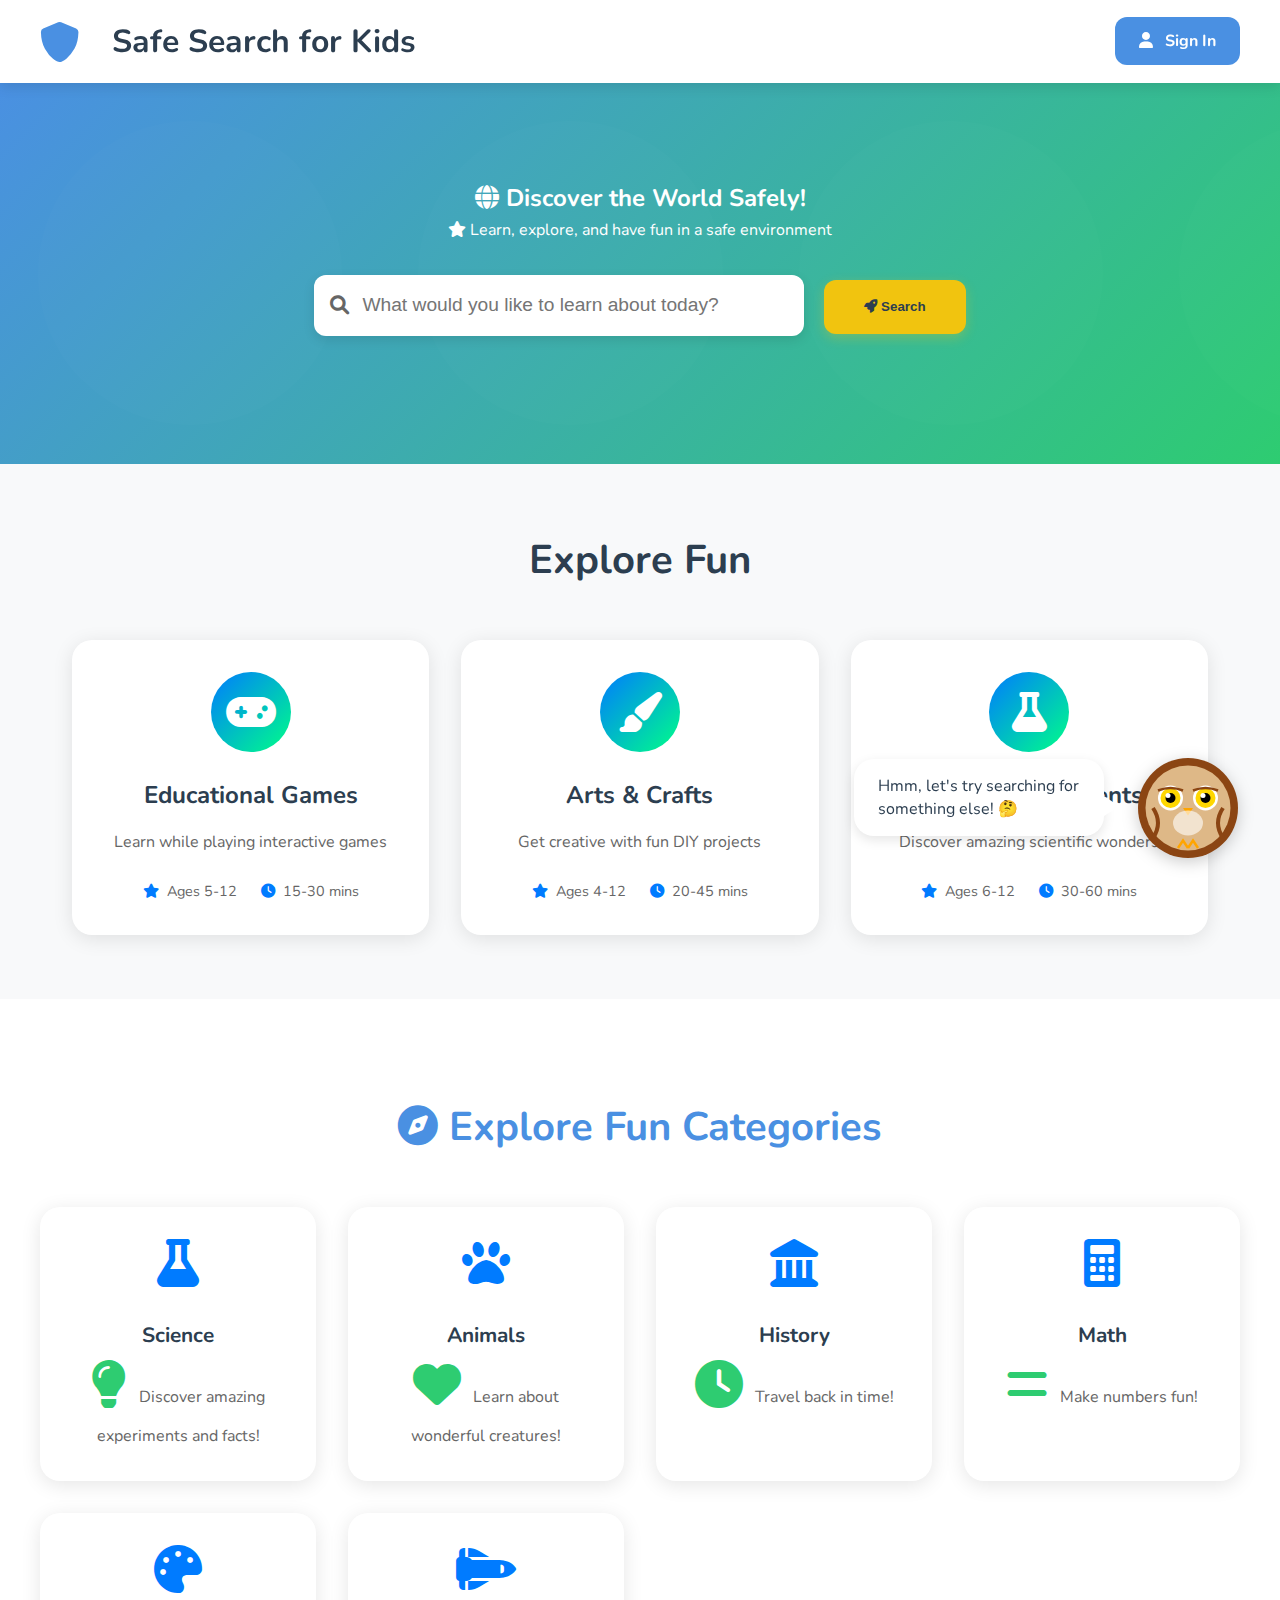
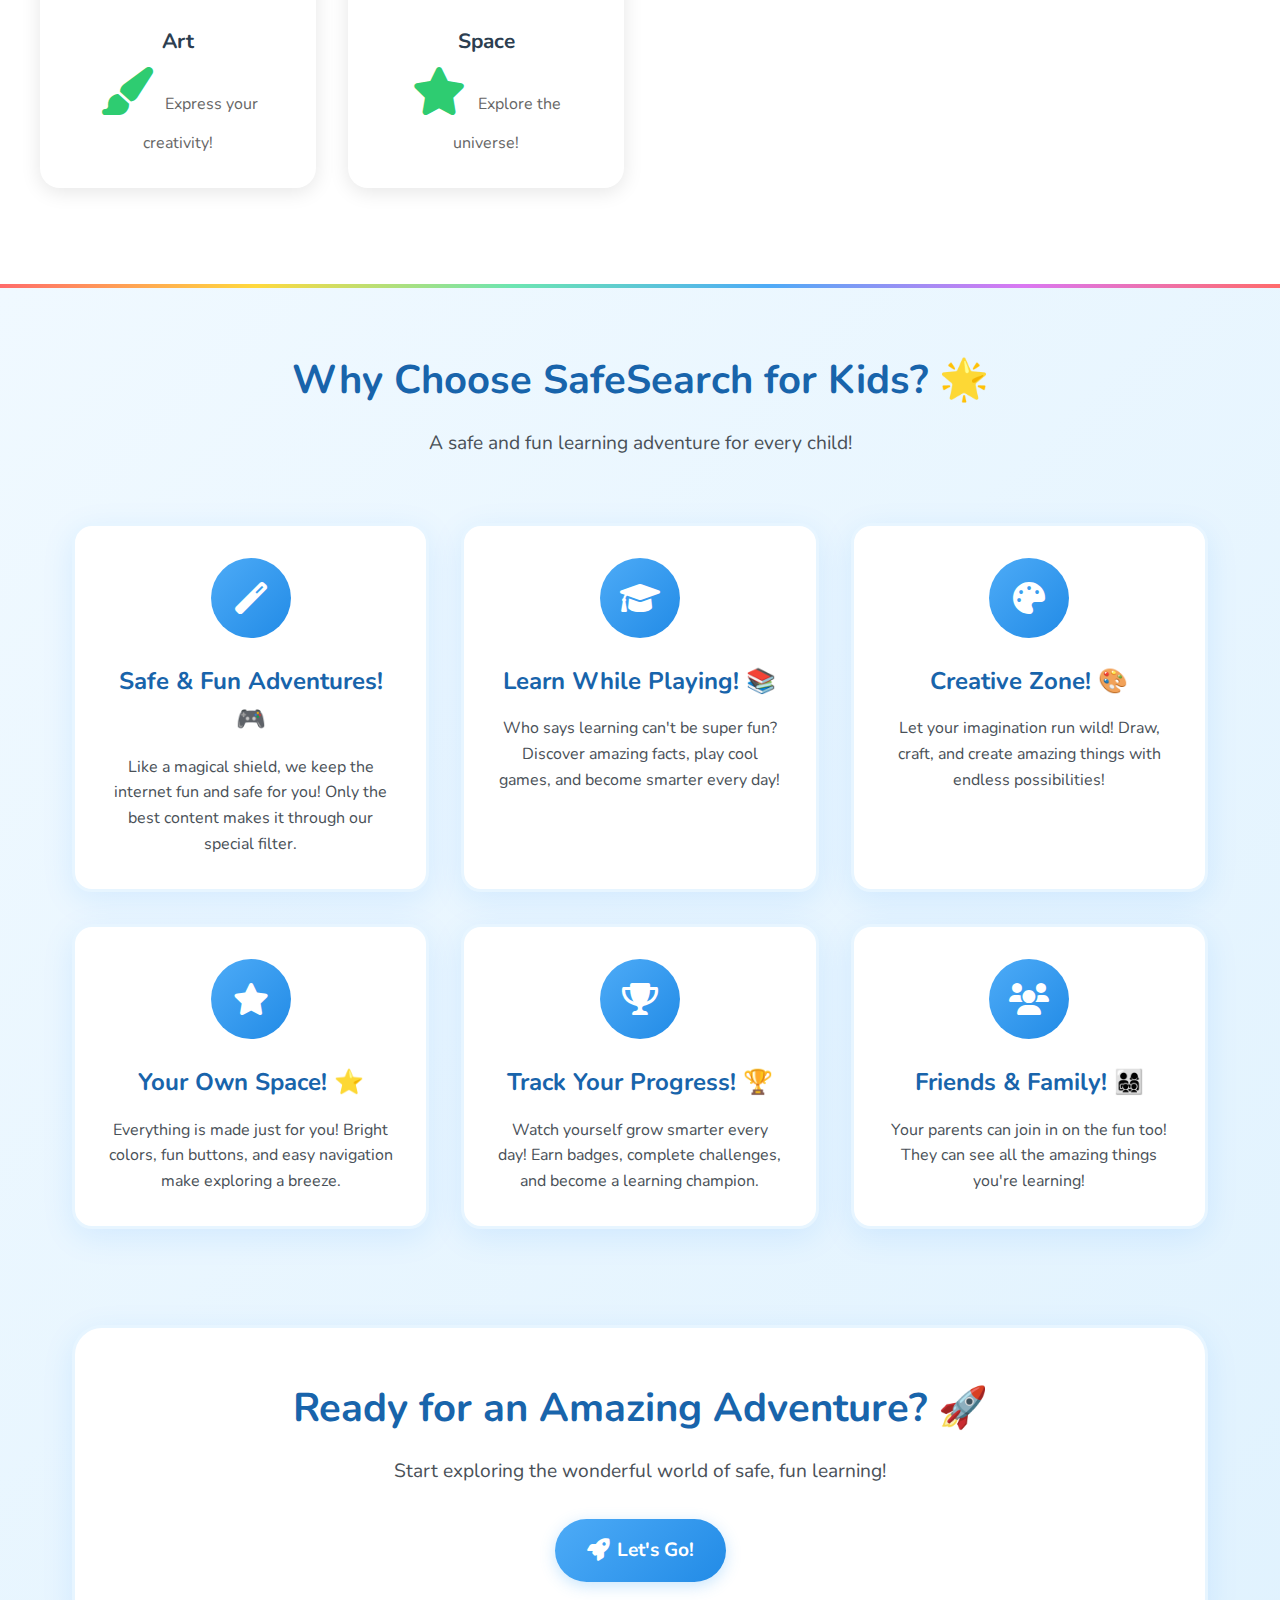
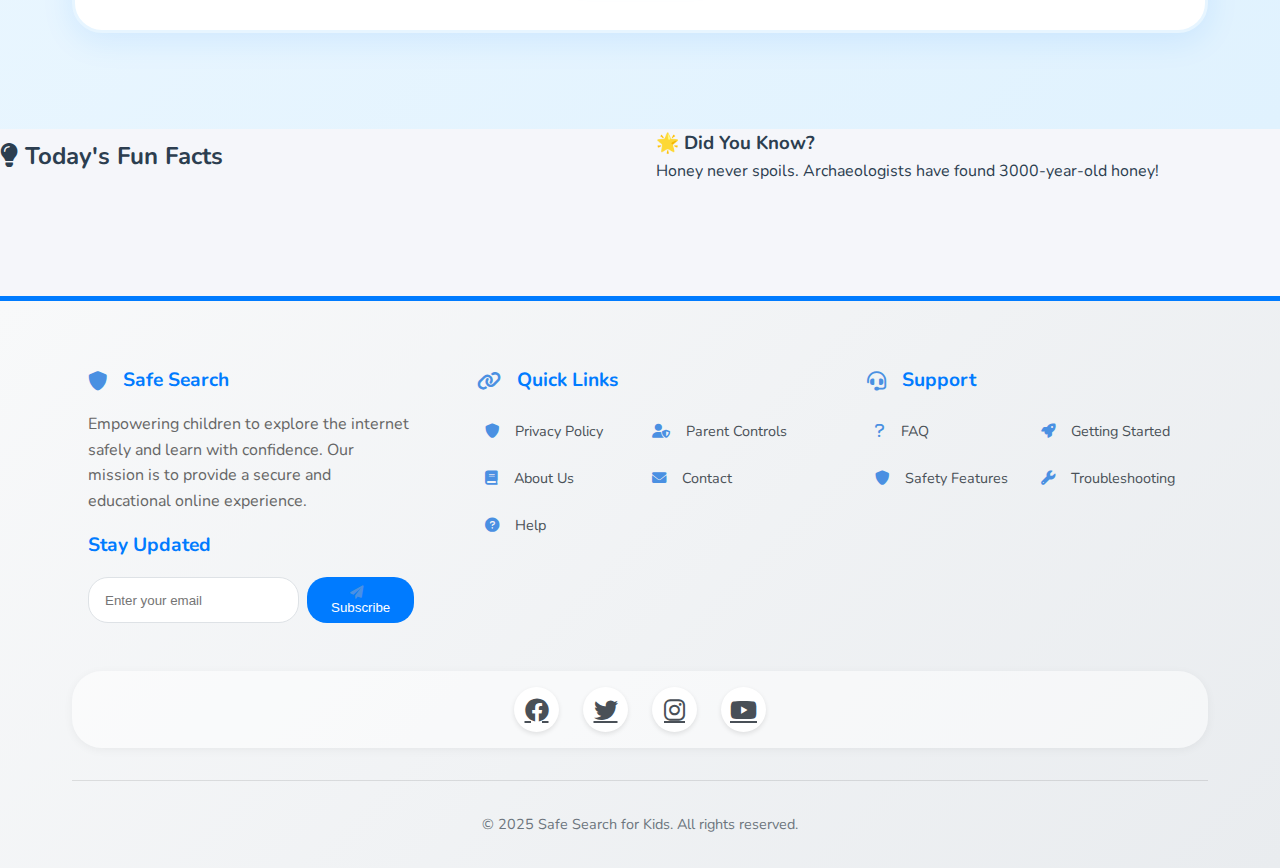
<file: SAFE-SEARCH-FOR-KIDS/EXTENSION PROTOTYPE/website/Safe-search-for-kids-/ai search/index.html>
<!DOCTYPE html>
<html lang="en">
<head>
    <meta charset="UTF-8">
    <meta name="viewport" content="width=device-width, initial-scale=1.0">
    <title>Safe Search for Kids</title>
    <link rel="stylesheet" href="css/style.css">
    <link href="https://fonts.googleapis.com/css2?family=Nunito:wght@400;600;700&display=swap" rel="stylesheet">
    <link rel="stylesheet" href="https://cdnjs.cloudflare.com/ajax/libs/animate.css/4.1.1/animate.min.css">
    <link rel="stylesheet" href="https://cdnjs.cloudflare.com/ajax/libs/font-awesome/6.0.0/css/all.min.css">
</head>
<body>
    <header>
        <nav>
            <div class="logo animate__animated animate__fadeIn">
                <i class="fas fa-shield-alt logo-icon"></i>
                <h1>Safe Search for Kids</h1>
            </div>
            <div class="nav-links">
                <a href="signin.html" class="sign-in-btn animate__animated animate__fadeIn">
                    <i class="fas fa-user"></i> Sign In
                </a>
            </div>
        </nav>
    </header>

    <div class="mascot-container animate__animated animate__bounceIn">
        <div class="mascot">
            <object data="images/mascot.svg" type="image/svg+xml" id="mascot-image" class="mascot-svg"></object>
            <div class="mascot-speech-bubble">
                <p id="mascot-message">Hi! I'm Owly! Let's search for something fun and safe! 🦉</p>
            </div>
        </div>
    </div>

    <main>
        <section class="search-section">
            <div class="animate__animated animate__fadeIn animate__delay-1s">
                <h2><i class="fas fa-globe"></i> Discover the World Safely!</h2>
                <p class="tagline"><i class="fas fa-star"></i> Learn, explore, and have fun in a safe environment</p>
            </div>
            <div class="search-container animate__animated animate__fadeInUp animate__delay-1s">
                <div class="search-input-wrapper">
                    <i class="fas fa-search search-icon"></i>
                    <input type="text" id="search-input" placeholder="What would you like to learn about today?">
                </div>
                <button id="search-btn">
                    <i class="fas fa-rocket"></i> Search
                </button>
            </div>
            <div class="search-suggestions" id="search-suggestions"></div>
        </section>

        <section class="explore-fun">
            <h2>Explore Fun</h2>
            <div class="fun-categories">
                <a href="educational-games.html" class="fun-card">
                    <div class="fun-icon">
                        <i class="fas fa-gamepad"></i>
                    </div>
                    <h3>Educational Games</h3>
                    <p>Learn while playing interactive games</p>
                    <div class="fun-details">
                        <span><i class="fas fa-star"></i> Ages 5-12</span>
                        <span><i class="fas fa-clock"></i> 15-30 mins</span>
                    </div>
                </a>

                <a href="arts-and-crafts.html" class="fun-card">
                    <div class="fun-icon">
                        <i class="fas fa-paint-brush"></i>
                    </div>
                    <h3>Arts & Crafts</h3>
                    <p>Get creative with fun DIY projects</p>
                    <div class="fun-details">
                        <span><i class="fas fa-star"></i> Ages 4-12</span>
                        <span><i class="fas fa-clock"></i> 20-45 mins</span>
                    </div>
                </a>

                <a href="science-experiments.html" class="fun-card">
                    <div class="fun-icon">
                        <i class="fas fa-flask"></i>
                    </div>
                    <h3>Science Experiments</h3>
                    <p>Discover amazing scientific wonders</p>
                    <div class="fun-details">
                        <span><i class="fas fa-star"></i> Ages 6-12</span>
                        <span><i class="fas fa-clock"></i> 30-60 mins</span>
                    </div>
                </a>
            </div>
        </section>

        <section class="categories">
            <h2 class="animate__animated animate__fadeIn">
                <i class="fas fa-compass"></i> Explore Fun Categories
            </h2>
            <div class="category-grid">
                <div class="category-card animate__animated animate__fadeInUp animate__delay-1s" data-category="science">
                    <i class="fas fa-flask category-icon"></i>
                    <h3>Science</h3>
                    <p><i class="fas fa-lightbulb"></i> Discover amazing experiments and facts!</p>
                </div>
                <div class="category-card animate__animated animate__fadeInUp animate__delay-2s" data-category="animals">
                    <i class="fas fa-paw category-icon"></i>
                    <h3>Animals</h3>
                    <p><i class="fas fa-heart"></i> Learn about wonderful creatures!</p>
                </div>
                <div class="category-card animate__animated animate__fadeInUp animate__delay-3s" data-category="history">
                    <i class="fas fa-landmark category-icon"></i>
                    <h3>History</h3>
                    <p><i class="fas fa-clock"></i> Travel back in time!</p>
                </div>
                <div class="category-card animate__animated animate__fadeInUp animate__delay-4s" data-category="math">
                    <i class="fas fa-calculator category-icon"></i>
                    <h3>Math</h3>
                    <p><i class="fas fa-equals"></i> Make numbers fun!</p>
                </div>
                <div class="category-card animate__animated animate__fadeInUp animate__delay-4s" data-category="art">
                    <i class="fas fa-palette category-icon"></i>
                    <h3>Art</h3>
                    <p><i class="fas fa-paint-brush"></i> Express your creativity!</p>
                </div>
                <div class="category-card animate__animated animate__fadeInUp animate__delay-4s" data-category="space">
                    <i class="fas fa-space-shuttle category-icon"></i>
                    <h3>Space</h3>
                    <p><i class="fas fa-star"></i> Explore the universe!</p>
                </div>
            </div>
        </section>

        <section class="why-choose-us">
            <div class="section-header">
                <h2>Why Choose SafeSearch for Kids? 🌟</h2>
                <p>A safe and fun learning adventure for every child!</p>
            </div>

            <div class="features-grid">
                <div class="feature-card">
                    <div class="feature-icon">
                        <i class="fas fa-magic"></i>
                    </div>
                    <h3>Safe & Fun Adventures! 🎮</h3>
                    <p>Like a magical shield, we keep the internet fun and safe for you! Only the best content makes it through our special filter.</p>
                </div>

                <div class="feature-card">
                    <div class="feature-icon">
                        <i class="fas fa-graduation-cap"></i>
                    </div>
                    <h3>Learn While Playing! 📚</h3>
                    <p>Who says learning can't be super fun? Discover amazing facts, play cool games, and become smarter every day!</p>
                </div>

                <div class="feature-card">
                    <div class="feature-icon">
                        <i class="fas fa-palette"></i>
                    </div>
                    <h3>Creative Zone! 🎨</h3>
                    <p>Let your imagination run wild! Draw, craft, and create amazing things with endless possibilities!</p>
                </div>

                <div class="feature-card">
                    <div class="feature-icon">
                        <i class="fas fa-star"></i>
                    </div>
                    <h3>Your Own Space! ⭐</h3>
                    <p>Everything is made just for you! Bright colors, fun buttons, and easy navigation make exploring a breeze.</p>
                </div>

                <div class="feature-card">
                    <div class="feature-icon">
                        <i class="fas fa-trophy"></i>
                    </div>
                    <h3>Track Your Progress! 🏆</h3>
                    <p>Watch yourself grow smarter every day! Earn badges, complete challenges, and become a learning champion.</p>
                </div>

                <div class="feature-card">
                    <div class="feature-icon">
                        <i class="fas fa-users"></i>
                    </div>
                    <h3>Friends & Family! 👨‍👩‍👧‍👦</h3>
                    <p>Your parents can join in on the fun too! They can see all the amazing things you're learning!</p>
                </div>
            </div>

            <div class="join-adventure">
                <div class="adventure-content">
                    <h3>Ready for an Amazing Adventure? 🚀</h3>
                    <p>Start exploring the wonderful world of safe, fun learning!</p>
                    <a href="#" class="start-adventure-btn">
                        <i class="fas fa-rocket"></i>
                        Let's Go!
                    </a>
                </div>
            </div>
        </section>

        <section class="featured-content">
            <h2><i class="fas fa-lightbulb"></i> Today's Fun Facts</h2>
            <div class="fun-fact-container" id="fun-fact">
                <!-- Fun facts will be dynamically added here -->
            </div>
        </section>

        <section class="search-results" id="search-results">
            <!-- Search results will be dynamically populated here -->
        </section>
    </main>

    <footer>
        <div class="footer-content">
            <div class="footer-sections">
                <div class="footer-section">
                    <h3><i class="fas fa-shield-alt"></i> Safe Search</h3>
                    <p>Empowering children to explore the internet safely and learn with confidence. Our mission is to provide a secure and educational online experience.</p>
                    <div class="footer-newsletter">
                        <h3>Stay Updated</h3>
                        <form id="newsletter-form">
                            <input type="email" placeholder="Enter your email">
                            <button type="submit"><i class="fas fa-paper-plane"></i> Subscribe</button>
                        </form>
                    </div>
                </div>
                
                <div class="footer-section">
                    <h3><i class="fas fa-link"></i> Quick Links</h3>
                    <div class="quick-links">
                        <a href="privacy-policy.html"><i class="fas fa-shield-alt"></i> Privacy Policy</a>
                        <a href="parent-controls.html"><i class="fas fa-user-shield"></i> Parent Controls</a>
                        <a href="about.html"><i class="fas fa-book"></i> About Us</a>
                        <a href="contact.html"><i class="fas fa-envelope"></i> Contact</a>
                        <a href="help.html"><i class="fas fa-question-circle"></i> Help</a>
                    </div>
                </div>

                <div class="footer-section">
                    <h3><i class="fas fa-headset"></i> Support</h3>
                    <div class="quick-links">
                        <a href="help.html#faq"><i class="fas fa-question"></i> FAQ</a>
                        <a href="help.html#getting-started"><i class="fas fa-rocket"></i> Getting Started</a>
                        <a href="help.html#safety-features"><i class="fas fa-shield-alt"></i> Safety Features</a>
                        <a href="help.html#troubleshooting"><i class="fas fa-wrench"></i> Troubleshooting</a>
                    </div>
                </div>
            </div>

            <div class="footer-social">
                <a href="#" class="social-icon" title="Facebook"><i class="fab fa-facebook"></i></a>
                <a href="#" class="social-icon" title="Twitter"><i class="fab fa-twitter"></i></a>
                <a href="#" class="social-icon" title="Instagram"><i class="fab fa-instagram"></i></a>
                <a href="#" class="social-icon" title="YouTube"><i class="fab fa-youtube"></i></a>
            </div>

            <div class="footer-bottom">
                <p>&copy; 2025 Safe Search for Kids. All rights reserved.</p>
            </div>
        </div>
    </footer>

    <script src="https://cdnjs.cloudflare.com/ajax/libs/gsap/3.7.1/gsap.min.js"></script>
    <script src="js/main.js"></script>
    <script src="js/page-interactions.js"></script>
    <script src="js/mascot.js"></script>
    <script src="js/search.js"></script>
</body>
</html>
</file>
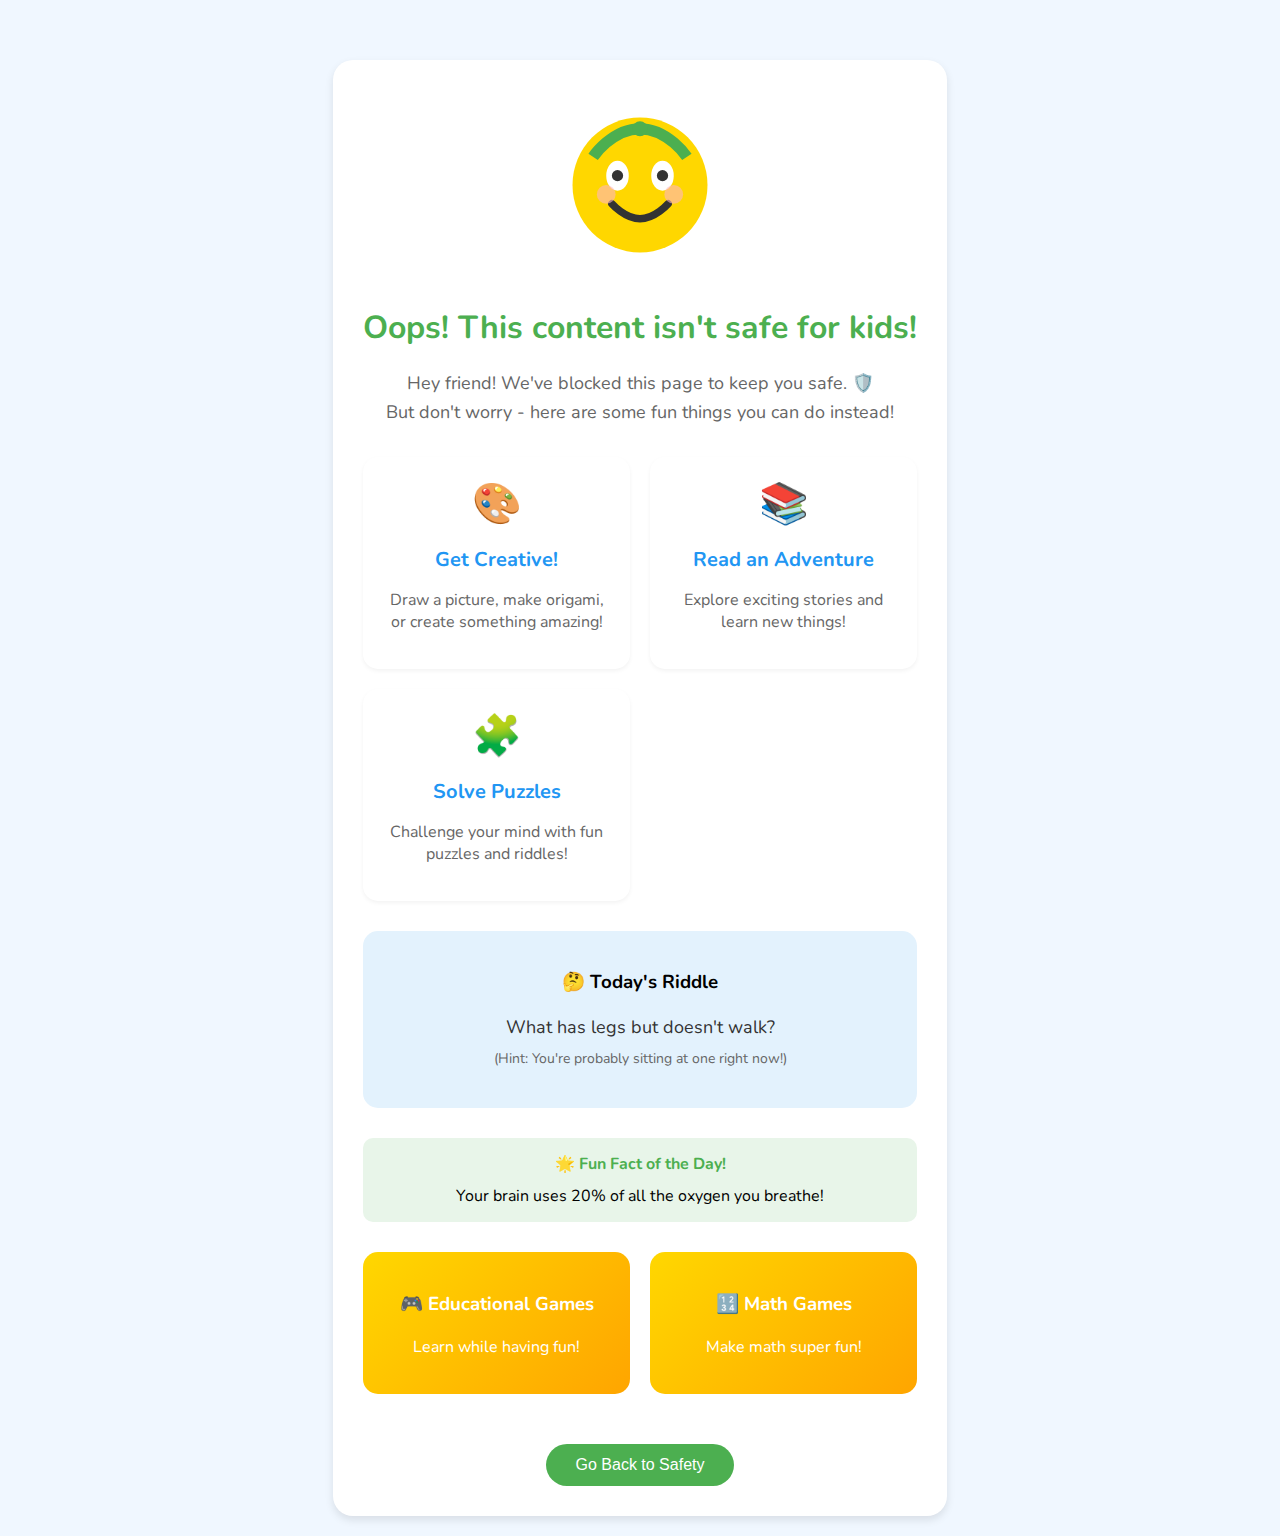
<file: SAFE-SEARCH-FOR-KIDS/EXTENSION PROTOTYPE/pages/blocked.html>
<!DOCTYPE html>
<html>
<head>
    <title>Oops! - SafeSearch Kids</title>
    <link href="https://fonts.googleapis.com/css2?family=Nunito:wght@400;600;700&display=swap" rel="stylesheet">
    <style>
        :root {
            --primary-color: #4CAF50;
            --secondary-color: #2196F3;
            --warning-color: #FF5722;
            --background-color: #F0F7FF;
            --card-color: #FFFFFF;
        }

        body {
            margin: 0;
            padding: 20px;
            font-family: 'Nunito', sans-serif;
            background-color: var(--background-color);
            min-height: 100vh;
            display: flex;
            flex-direction: column;
            align-items: center;
        }

        .container {
            max-width: 800px;
            text-align: center;
            background: var(--card-color);
            border-radius: 20px;
            padding: 30px;
            box-shadow: 0 4px 8px rgba(0,0,0,0.1);
            margin-top: 40px;
        }

        .mascot {
            width: 150px;
            height: 150px;
            margin: 20px auto;
            animation: bounce 2s infinite;
        }

        h1 {
            color: var(--primary-color);
            font-size: 32px;
            margin: 20px 0;
        }

        .message {
            font-size: 18px;
            color: #666;
            margin: 20px 0;
            line-height: 1.6;
        }

        .activities {
            display: grid;
            grid-template-columns: repeat(auto-fit, minmax(250px, 1fr));
            gap: 20px;
            margin: 30px 0;
        }

        .activity-card {
            background: #fff;
            border-radius: 15px;
            padding: 20px;
            box-shadow: 0 2px 4px rgba(0,0,0,0.05);
            transition: transform 0.3s;
        }

        .activity-card:hover {
            transform: translateY(-5px);
        }

        .activity-icon {
            font-size: 40px;
            margin-bottom: 15px;
        }

        .activity-title {
            font-size: 20px;
            color: var(--secondary-color);
            margin: 10px 0;
        }

        .activity-desc {
            font-size: 16px;
            color: #666;
        }

        .games {
            display: grid;
            grid-template-columns: repeat(auto-fit, minmax(200px, 1fr));
            gap: 20px;
            margin: 30px 0;
        }

        .game-card {
            background: linear-gradient(135deg, #FFD700, #FFA500);
            border-radius: 15px;
            padding: 20px;
            color: white;
            cursor: pointer;
            transition: transform 0.3s;
        }

        .game-card:hover {
            transform: scale(1.05);
        }

        .back-button {
            background: var(--primary-color);
            color: white;
            border: none;
            border-radius: 25px;
            padding: 12px 30px;
            font-size: 16px;
            cursor: pointer;
            transition: background-color 0.3s;
            margin-top: 20px;
        }

        .back-button:hover {
            background: #388E3C;
        }

        @keyframes bounce {
            0%, 100% { transform: translateY(0); }
            50% { transform: translateY(-10px); }
        }

        .puzzle-section {
            margin: 30px 0;
            padding: 20px;
            background: #E3F2FD;
            border-radius: 15px;
        }

        .puzzle {
            font-size: 18px;
            margin: 20px 0;
            color: #333;
        }

        .fun-fact {
            background: #E8F5E9;
            padding: 15px;
            border-radius: 10px;
            margin: 20px 0;
        }

        .fun-fact-title {
            color: var(--primary-color);
            font-weight: bold;
            margin-bottom: 10px;
        }
    </style>
</head>
<body>
    <div class="container">
        <img src="../assets/mascot-happy.svg" alt="Happy Mascot" class="mascot">
        
        <h1>Oops! This content isn't safe for kids!</h1>
        
        <div class="message">
            Hey friend! We've blocked this page to keep you safe. 🛡️<br>
            But don't worry - here are some fun things you can do instead!
        </div>

        <div class="activities">
            <div class="activity-card">
                <div class="activity-icon">🎨</div>
                <h3 class="activity-title">Get Creative!</h3>
                <p class="activity-desc">Draw a picture, make origami, or create something amazing!</p>
            </div>

            <div class="activity-card">
                <div class="activity-icon">📚</div>
                <h3 class="activity-title">Read an Adventure</h3>
                <p class="activity-desc">Explore exciting stories and learn new things!</p>
            </div>

            <div class="activity-card">
                <div class="activity-icon">🧩</div>
                <h3 class="activity-title">Solve Puzzles</h3>
                <p class="activity-desc">Challenge your mind with fun puzzles and riddles!</p>
            </div>
        </div>

        <div class="puzzle-section">
            <h3>🤔 Today's Riddle</h3>
            <div class="puzzle">
                What has keys but no locks, space but no room, and you can enter but not go in?
                <div style="font-size: 14px; margin-top: 10px; color: #666;">
                    (Hint: You use it every day to type!)
                </div>
            </div>
        </div>

        <div class="fun-fact">
            <div class="fun-fact-title">🌟 Fun Fact of the Day!</div>
            <div>Did you know? Honeybees can recognize human faces! They use the same techniques to identify flowers.</div>
        </div>

        <div class="games">
            <div class="game-card" onclick="window.location.href='https://www.funbrain.com'">
                <h3>🎮 Educational Games</h3>
                <p>Learn while having fun!</p>
            </div>
            <div class="game-card" onclick="window.location.href='https://www.coolmath4kids.com'">
                <h3>🔢 Math Games</h3>
                <p>Make math super fun!</p>
            </div>
        </div>

        <button class="back-button" onclick="window.history.back()">
            Go Back to Safety
        </button>
    </div>

    <script>
        // Array of fun facts
        const funFacts = [
            "Did you know? Honeybees can recognize human faces!",
            "A day on Venus is longer than its year!",
            "Penguins can jump up to 6 feet high!",
            "Your brain uses 20% of all the oxygen you breathe!",
            "A group of flamingos is called a flamboyance!"
        ];

        // Array of riddles
        const riddles = [
            {
                question: "What has keys but no locks, space but no room, and you can enter but not go in?",
                hint: "You use it every day to type!",
                answer: "A keyboard"
            },
            {
                question: "What gets wetter and wetter the more it dries?",
                hint: "You use it after taking a bath!",
                answer: "A towel"
            },
            {
                question: "What has legs but doesn't walk?",
                hint: "You're probably sitting at one right now!",
                answer: "A table"
            }
        ];

        // Randomly select a fun fact and riddle when the page loads
        window.onload = function() {
            // Set random fun fact
            const randomFact = funFacts[Math.floor(Math.random() * funFacts.length)];
            document.querySelector('.fun-fact div:last-child').textContent = randomFact;

            // Set random riddle
            const randomRiddle = riddles[Math.floor(Math.random() * riddles.length)];
            const puzzleDiv = document.querySelector('.puzzle');
            puzzleDiv.innerHTML = `
                ${randomRiddle.question}
                <div style="font-size: 14px; margin-top: 10px; color: #666;">
                    (Hint: ${randomRiddle.hint})
                </div>
            `;
        };
    </script>
</body>
</html>
</file>
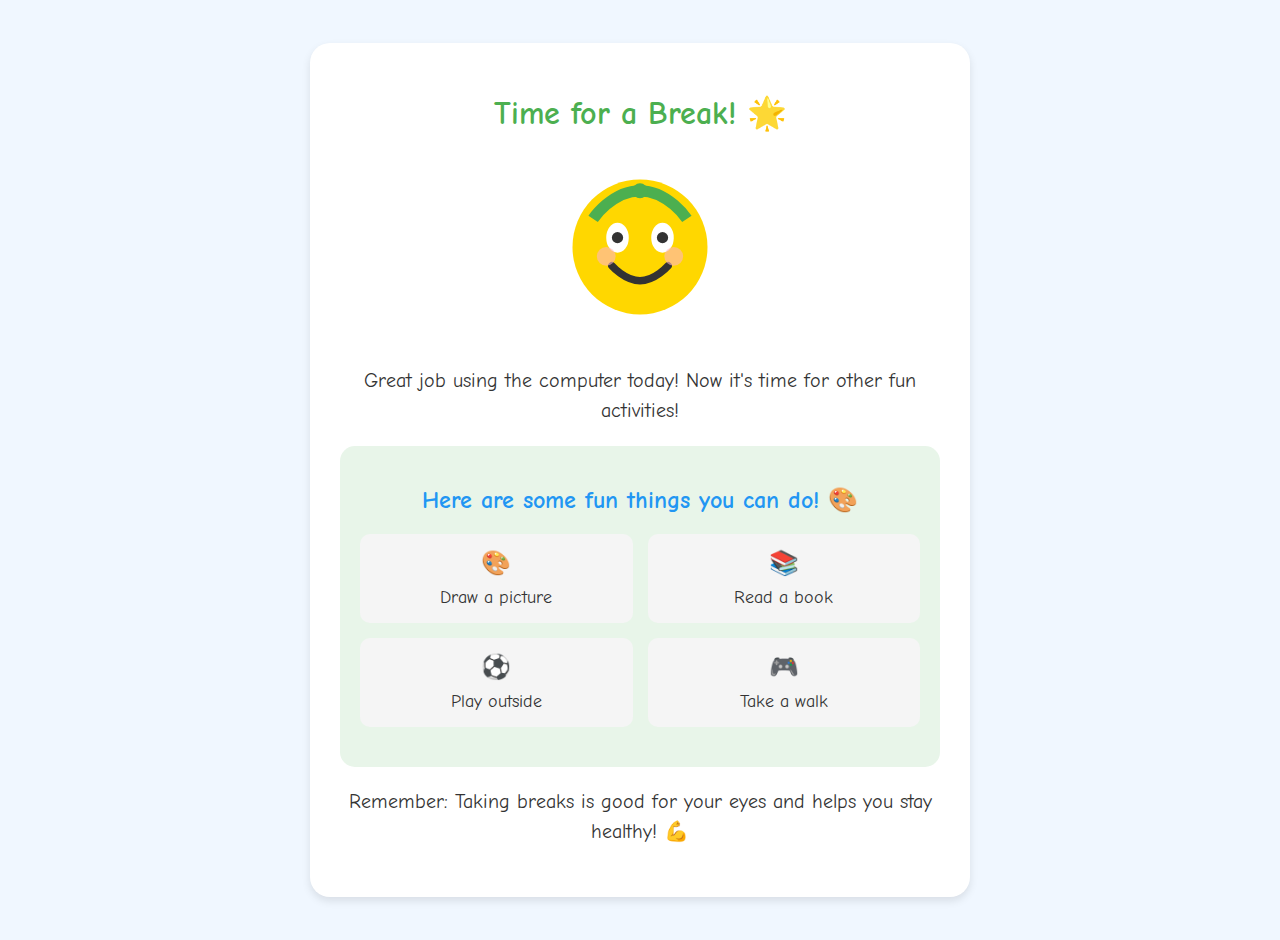
<file: SAFE-SEARCH-FOR-KIDS/EXTENSION PROTOTYPE/pages/time-limit.html>
<!DOCTYPE html>
<html>
<head>
    <title>Time's Up! - SafeSearch Kids</title>
    <style>
        body {
            margin: 0;
            padding: 20px;
            font-family: 'Comic Neue', cursive;
            background-color: #F0F7FF;
            color: #333;
            text-align: center;
            display: flex;
            flex-direction: column;
            align-items: center;
            justify-content: center;
            min-height: 100vh;
        }

        .container {
            max-width: 600px;
            padding: 30px;
            background: white;
            border-radius: 20px;
            box-shadow: 0 4px 8px rgba(0,0,0,0.1);
        }

        h1 {
            color: #4CAF50;
            font-size: 32px;
            margin-bottom: 20px;
        }

        .mascot {
            width: 150px;
            height: 150px;
            margin: 20px auto;
        }

        .message {
            font-size: 20px;
            line-height: 1.5;
            margin: 20px 0;
        }

        .suggestion {
            background: #E8F5E9;
            padding: 20px;
            border-radius: 15px;
            margin: 20px 0;
        }

        .suggestion h2 {
            color: #2196F3;
            margin-bottom: 15px;
        }

        .activities {
            display: grid;
            grid-template-columns: repeat(2, 1fr);
            gap: 15px;
            margin: 20px 0;
        }

        .activity {
            background: #F5F5F5;
            padding: 15px;
            border-radius: 10px;
            font-size: 18px;
        }

        .emoji {
            font-size: 24px;
            margin-bottom: 10px;
        }

        @keyframes bounce {
            0%, 100% { transform: translateY(0); }
            50% { transform: translateY(-10px); }
        }

        .mascot {
            animation: bounce 2s infinite;
        }
    </style>
    <link href="https://fonts.googleapis.com/css2?family=Comic+Neue:wght@400;700&display=swap" rel="stylesheet">
</head>
<body>
    <div class="container">
        <h1>Time for a Break! 🌟</h1>
        
        <img src="../assets/mascot-happy.svg" alt="Happy Mascot" class="mascot">
        
        <div class="message">
            Great job using the computer today! Now it's time for other fun activities!
        </div>

        <div class="suggestion">
            <h2>Here are some fun things you can do! 🎨</h2>
            <div class="activities">
                <div class="activity">
                    <div class="emoji">🎨</div>
                    Draw a picture
                </div>
                <div class="activity">
                    <div class="emoji">📚</div>
                    Read a book
                </div>
                <div class="activity">
                    <div class="emoji">⚽</div>
                    Play outside
                </div>
                <div class="activity">
                    <div class="emoji">🎮</div>
                    Take a walk
                </div>
            </div>
        </div>

        <div class="message">
            Remember: Taking breaks is good for your eyes and helps you stay healthy! 💪
        </div>
    </div>
</body>
</html>
</file>
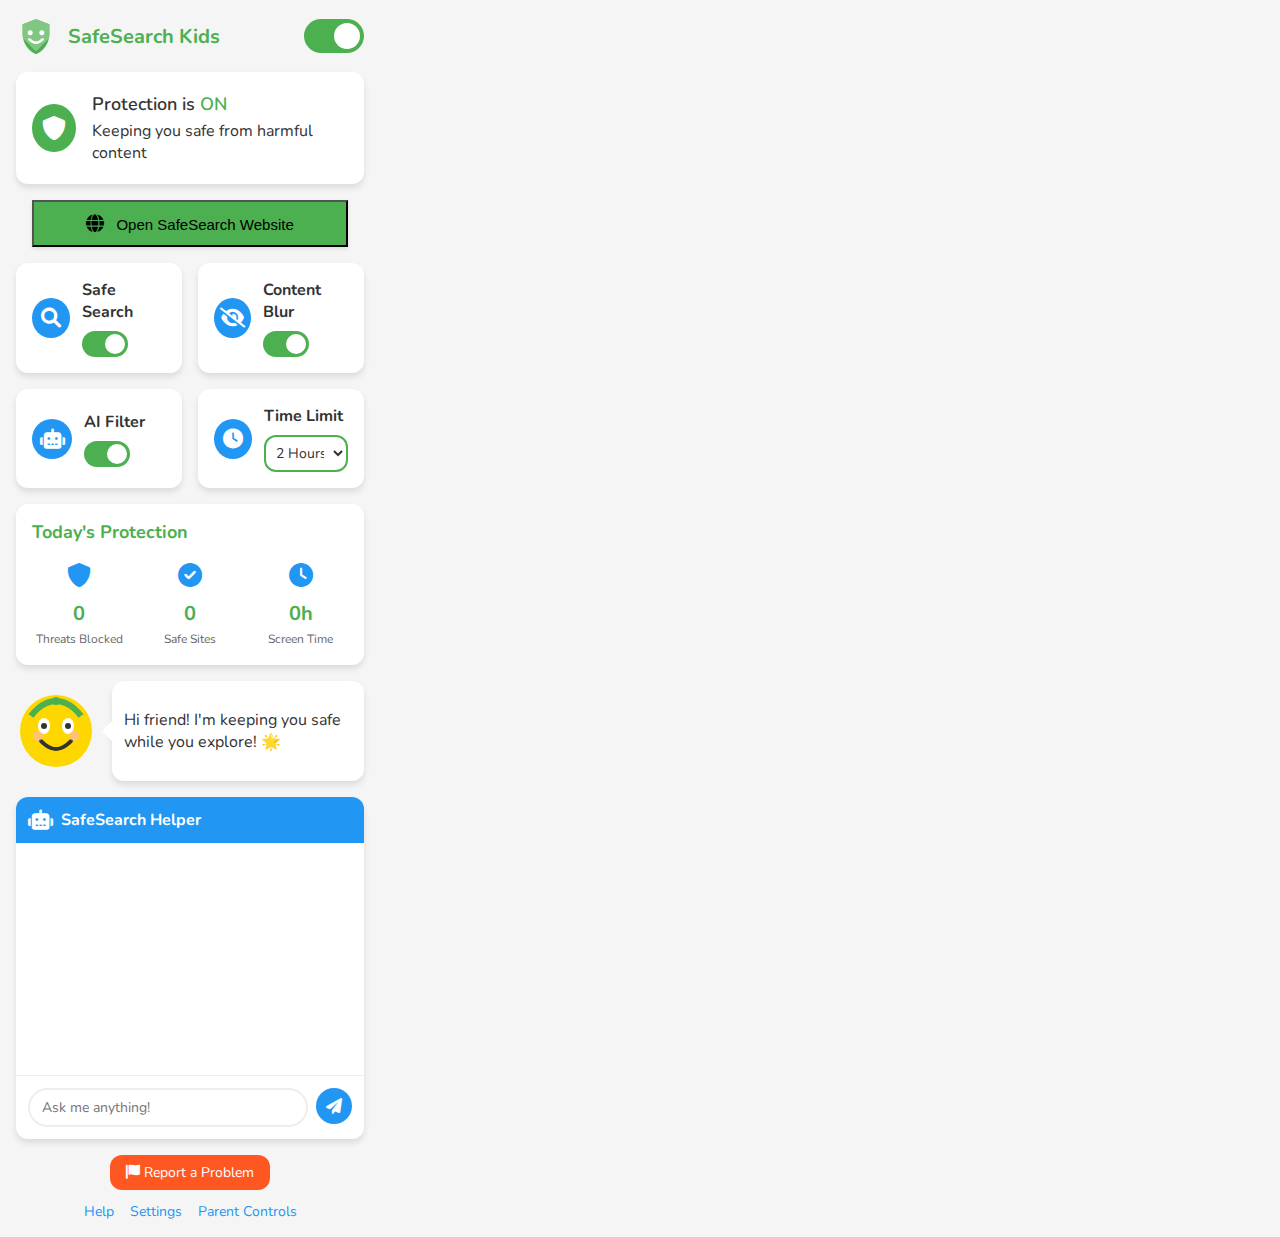
<file: SAFE-SEARCH-FOR-KIDS/EXTENSION PROTOTYPE/popup/popup.html>
<!DOCTYPE html>
<html>
<head>
    <title>SafeSearch Kids</title>
    <link rel="stylesheet" href="popup.css">
    <link href="https://fonts.googleapis.com/css2?family=Nunito:wght@400;600;700&display=swap" rel="stylesheet">
    <link href="https://cdnjs.cloudflare.com/ajax/libs/font-awesome/6.0.0/css/all.min.css" rel="stylesheet">
</head>
<body>
    <div class="container">
        <header>
            <div class="logo-section">
                <img src="../assets/shield-happy.svg" alt="Happy Shield" class="logo">
                <h1>SafeSearch Kids</h1>
            </div>
            <div class="main-toggle">
                <label class="switch">
                    <input type="checkbox" id="protectionToggle" checked>
                    <span class="slider round"></span>
                </label>
            </div>
        </header>

        <div class="status-card">
            <div class="shield-status">
                <div class="shield-icon active" id="shieldIcon">
                    <i class="fas fa-shield-alt"></i>
                </div>
                <div class="status-info">
                    <p class="status-text">Protection is <span id="protectionStatus">ON</span></p>
                    <p class="status-desc">Keeping you safe from harmful content</p>
                </div>
            </div>
        </div>

        <div class="website-button-container">
            <button id="openWebsiteBtn" class="btn-primary">
                <i class="fas fa-globe"></i> Open SafeSearch Website
            </button>
        </div>

        <div class="features-grid">
            <div class="feature-card">
                <div class="feature-icon">
                    <i class="fas fa-search"></i>
                </div>
                <div class="feature-text">
                    <h3>Safe Search</h3>
                    <label class="switch small">
                        <input type="checkbox" id="safeSearchToggle" checked>
                        <span class="slider round"></span>
                    </label>
                </div>
            </div>

            <div class="feature-card">
                <div class="feature-icon">
                    <i class="fas fa-eye-slash"></i>
                </div>
                <div class="feature-text">
                    <h3>Content Blur</h3>
                    <label class="switch small">
                        <input type="checkbox" id="blurToggle" checked>
                        <span class="slider round"></span>
                    </label>
                </div>
            </div>

            <div class="feature-card">
                <div class="feature-icon">
                    <i class="fas fa-robot"></i>
                </div>
                <div class="feature-text">
                    <h3>AI Filter</h3>
                    <label class="switch small">
                        <input type="checkbox" id="aiToggle" checked>
                        <span class="slider round"></span>
                    </label>
                </div>
            </div>

            <div class="feature-card">
                <div class="feature-icon">
                    <i class="fas fa-clock"></i>
                </div>
                <div class="feature-text">
                    <h3>Time Limit</h3>
                    <select id="timeLimit" class="time-select">
                        <option value="3600">1 Hour</option>
                        <option value="7200" selected>2 Hours</option>
                        <option value="10800">3 Hours</option>
                        <option value="14400">4 Hours</option>
                    </select>
                </div>
            </div>
        </div>

        <div class="stats-section">
            <h2>Today's Protection</h2>
            <div class="stats-grid">
                <div class="stat-card">
                    <div class="stat-icon">
                        <i class="fas fa-shield-alt"></i>
                    </div>
                    <div class="stat-info">
                        <span class="stat-number" id="blockedCount">0</span>
                        <span class="stat-label">Threats Blocked</span>
                    </div>
                </div>

                <div class="stat-card">
                    <div class="stat-icon">
                        <i class="fas fa-check-circle"></i>
                    </div>
                    <div class="stat-info">
                        <span class="stat-number" id="safeCount">0</span>
                        <span class="stat-label">Safe Sites</span>
                    </div>
                </div>

                <div class="stat-card">
                    <div class="stat-icon">
                        <i class="fas fa-clock"></i>
                    </div>
                    <div class="stat-info">
                        <span class="stat-number" id="timeSpent">0h</span>
                        <span class="stat-label">Screen Time</span>
                    </div>
                </div>
            </div>
        </div>

        <div class="mascot-section">
            <div class="mascot-container">
                <img src="../assets/mascot-happy.svg" alt="Happy Mascot" id="mascot" class="mascot">
                <div class="speech-bubble">
                    <p id="mascotMessage">Hi friend! I'm keeping you safe while you explore! 🌟</p>
                </div>
            </div>
        </div>

        <div class="chatbot-section">
            <div class="chat-header">
                <i class="fas fa-robot"></i>
                <h3>SafeSearch Helper</h3>
            </div>
            <div class="chat-messages" id="chatMessages">
                <!-- Messages will be added here -->
            </div>
            <div class="chat-input">
                <input type="text" id="chatInput" placeholder="Ask me anything!" maxlength="100">
                <button id="sendMessage">
                    <i class="fas fa-paper-plane"></i>
                </button>
            </div>
        </div>

        <footer>
            <button id="reportButton" class="report-button">
                <i class="fas fa-flag"></i>
                Report a Problem
            </button>
            <div class="footer-links">
                <a href="#" id="helpLink">Help</a>
                <a href="#" id="settingsLink">Settings</a>
                <a href="#" id="parentalLink">Parent Controls</a>
            </div>
        </footer>
    </div>
    <script src="popup.js"></script>
</body>
</html>
</file>
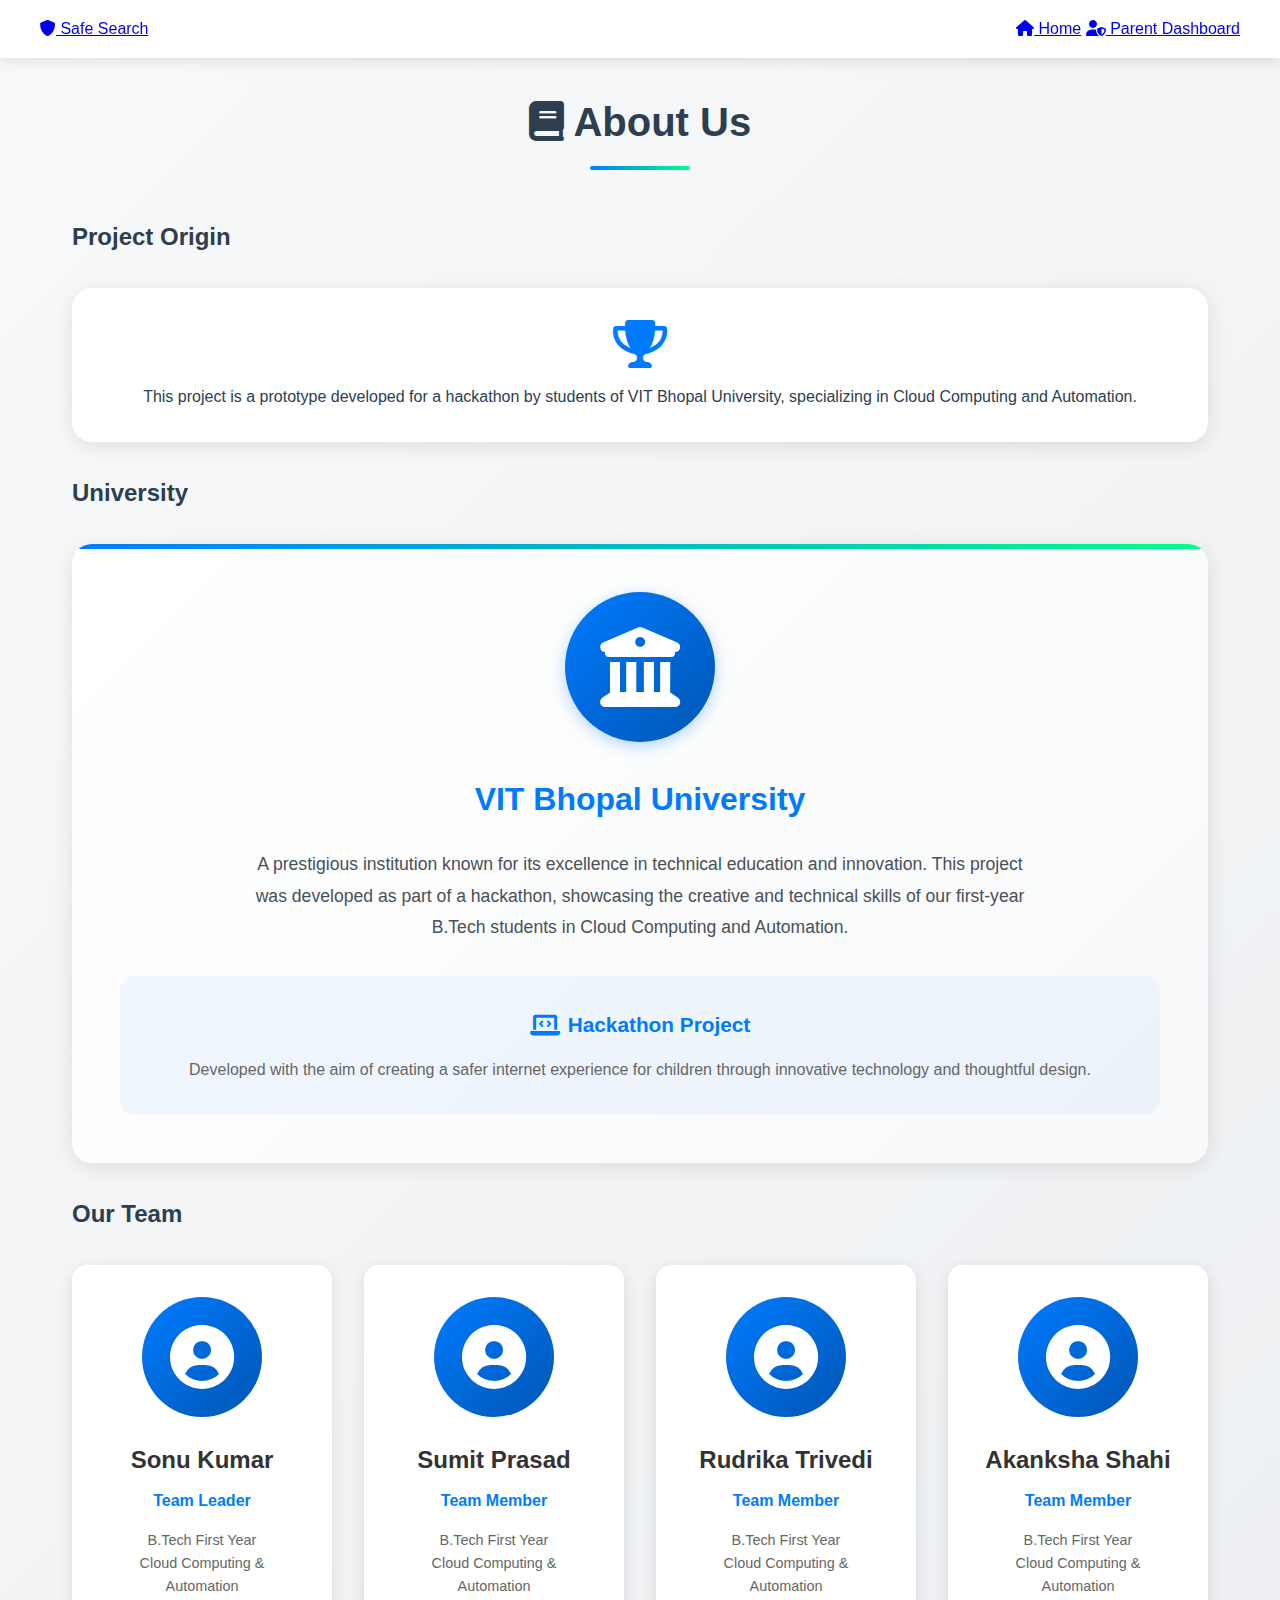
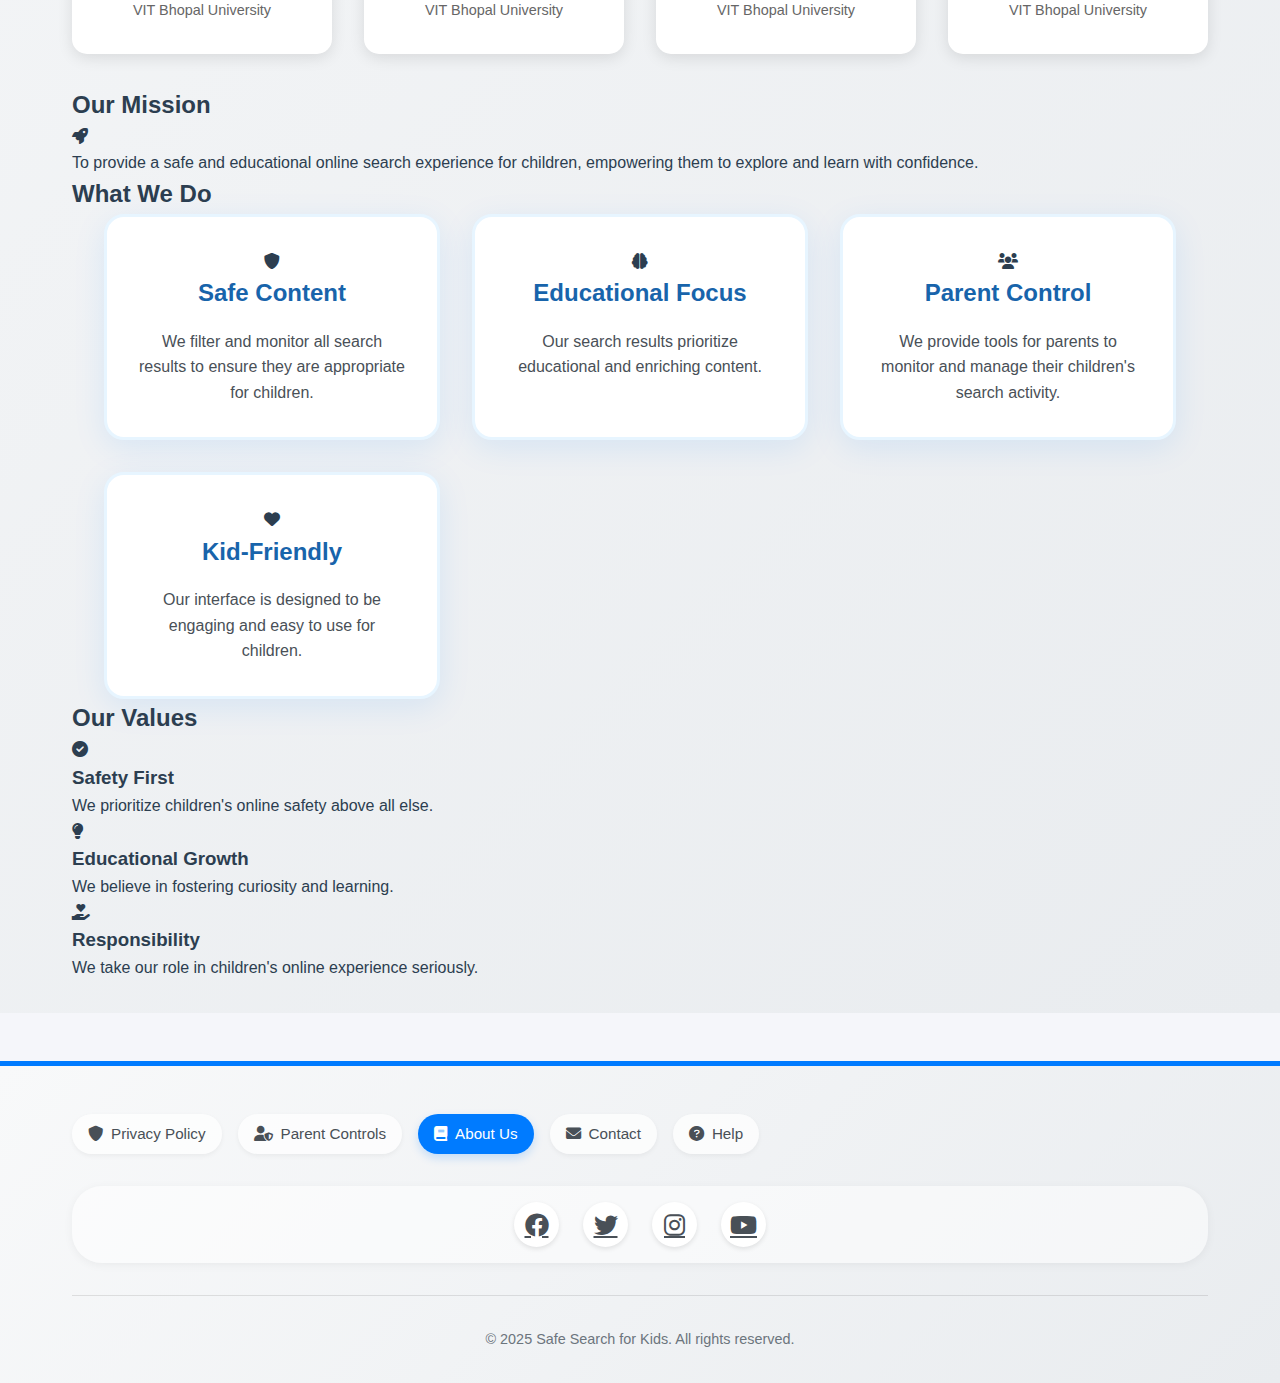
<file: SAFE-SEARCH-FOR-KIDS/EXTENSION PROTOTYPE/website/Safe-search-for-kids-/ai search/about.html>
<!DOCTYPE html>
<html lang="en">
<head>
    <meta charset="UTF-8">
    <meta name="viewport" content="width=device-width, initial-scale=1.0">
    <title>About Us - Safe Search for Kids</title>
    <link rel="stylesheet" href="css/style.css">
    <link rel="stylesheet" href="https://cdnjs.cloudflare.com/ajax/libs/font-awesome/6.0.0/css/all.min.css">
    <link rel="stylesheet" href="https://cdnjs.cloudflare.com/ajax/libs/animate.css/4.1.1/animate.min.css">
</head>
<body>
    <header>
        <nav>
            <div class="logo">
                <a href="index.html">
                    <i class="fas fa-shield-alt"></i>
                    Safe Search
                </a>
            </div>
            <div class="nav-links">
                <a href="index.html"><i class="fas fa-home"></i> Home</a>
                <a href="parent-dashboard.html"><i class="fas fa-user-shield"></i> Parent Dashboard</a>
            </div>
        </nav>
    </header>

    <main class="content-page">
        <div class="page-container animate__animated animate__fadeIn">
            <h1><i class="fas fa-book"></i> About Us</h1>
            
            <section class="about-section">
                <h2>Project Origin</h2>
                <div class="project-card">
                    <i class="fas fa-trophy project-icon"></i>
                    <p>This project is a prototype developed for a hackathon by students of VIT Bhopal University, specializing in Cloud Computing and Automation.</p>
                </div>
            </section>

            <section class="about-section">
                <h2>University</h2>
                <div class="university-card">
                    <div class="university-logo">
                        <i class="fas fa-university"></i>
                    </div>
                    <h3>VIT Bhopal University</h3>
                    <p class="university-info">
                        A prestigious institution known for its excellence in technical education and innovation. 
                        This project was developed as part of a hackathon, showcasing the creative and technical 
                        skills of our first-year B.Tech students in Cloud Computing and Automation.
                    </p>
                    <div class="hackathon-info">
                        <h4><i class="fas fa-laptop-code"></i> Hackathon Project</h4>
                        <p>Developed with the aim of creating a safer internet experience for children through 
                        innovative technology and thoughtful design.</p>
                    </div>
                </div>
            </section>

            <section class="about-section">
                <h2>Our Team</h2>
                <div class="team-grid">
                    <div class="team-card">
                        <div class="team-avatar">
                            <i class="fas fa-user-circle"></i>
                        </div>
                        <h3>Sonu Kumar</h3>
                        <p class="team-role">Team Leader</p>
                        <p class="team-info">B.Tech First Year<br>Cloud Computing & Automation<br>VIT Bhopal University</p>
                    </div>
                    <div class="team-card">
                        <div class="team-avatar">
                            <i class="fas fa-user-circle"></i>
                        </div>
                        <h3>Sumit Prasad</h3>
                        <p class="team-role">Team Member</p>
                        <p class="team-info">B.Tech First Year<br>Cloud Computing & Automation<br>VIT Bhopal University</p>
                    </div>
                    <div class="team-card">
                        <div class="team-avatar">
                            <i class="fas fa-user-circle"></i>
                        </div>
                        <h3>Rudrika Trivedi</h3>
                        <p class="team-role">Team Member</p>
                        <p class="team-info">B.Tech First Year<br>Cloud Computing & Automation<br>VIT Bhopal University</p>
                    </div>
                    <div class="team-card">
                        <div class="team-avatar">
                            <i class="fas fa-user-circle"></i>
                        </div>
                        <h3>Akanksha Shahi</h3>
                        <p class="team-role">Team Member</p>
                        <p class="team-info">B.Tech First Year<br>Cloud Computing & Automation<br>VIT Bhopal University</p>
                    </div>
                </div>
            </section>

            <section class="about-section">
                <h2>Our Mission</h2>
                <div class="mission-card">
                    <i class="fas fa-rocket mission-icon"></i>
                    <p>To provide a safe and educational online search experience for children, empowering them to explore and learn with confidence.</p>
                </div>
            </section>

            <section class="about-section">
                <h2>What We Do</h2>
                <div class="features-grid">
                    <div class="feature-card">
                        <i class="fas fa-shield-alt"></i>
                        <h3>Safe Content</h3>
                        <p>We filter and monitor all search results to ensure they are appropriate for children.</p>
                    </div>
                    <div class="feature-card">
                        <i class="fas fa-brain"></i>
                        <h3>Educational Focus</h3>
                        <p>Our search results prioritize educational and enriching content.</p>
                    </div>
                    <div class="feature-card">
                        <i class="fas fa-users"></i>
                        <h3>Parent Control</h3>
                        <p>We provide tools for parents to monitor and manage their children's search activity.</p>
                    </div>
                    <div class="feature-card">
                        <i class="fas fa-heart"></i>
                        <h3>Kid-Friendly</h3>
                        <p>Our interface is designed to be engaging and easy to use for children.</p>
                    </div>
                </div>
            </section>

            <section class="about-section">
                <h2>Our Values</h2>
                <div class="values-list">
                    <div class="value-item">
                        <i class="fas fa-check-circle"></i>
                        <h3>Safety First</h3>
                        <p>We prioritize children's online safety above all else.</p>
                    </div>
                    <div class="value-item">
                        <i class="fas fa-lightbulb"></i>
                        <h3>Educational Growth</h3>
                        <p>We believe in fostering curiosity and learning.</p>
                    </div>
                    <div class="value-item">
                        <i class="fas fa-hand-holding-heart"></i>
                        <h3>Responsibility</h3>
                        <p>We take our role in children's online experience seriously.</p>
                    </div>
                </div>
            </section>
        </div>
    </main>

    <footer>
        <div class="footer-content">
            <div class="footer-links">
                <a href="privacy-policy.html"><i class="fas fa-shield-alt"></i> Privacy Policy</a>
                <a href="parent-controls.html"><i class="fas fa-user-shield"></i> Parent Controls</a>
                <a href="about.html" class="active"><i class="fas fa-book"></i> About Us</a>
                <a href="contact.html"><i class="fas fa-envelope"></i> Contact</a>
                <a href="help.html"><i class="fas fa-question-circle"></i> Help</a>
            </div>
            <div class="footer-social">
                <a href="#" class="social-icon"><i class="fab fa-facebook"></i></a>
                <a href="#" class="social-icon"><i class="fab fa-twitter"></i></a>
                <a href="#" class="social-icon"><i class="fab fa-instagram"></i></a>
                <a href="#" class="social-icon"><i class="fab fa-youtube"></i></a>
            </div>
            <div class="footer-bottom">
                <p>&copy; 2025 Safe Search for Kids. All rights reserved.</p>
            </div>
        </div>
    </footer>

    <script src="js/main.js"></script>
    <script src="js/page-interactions.js"></script>
</body>
</html>
</file>
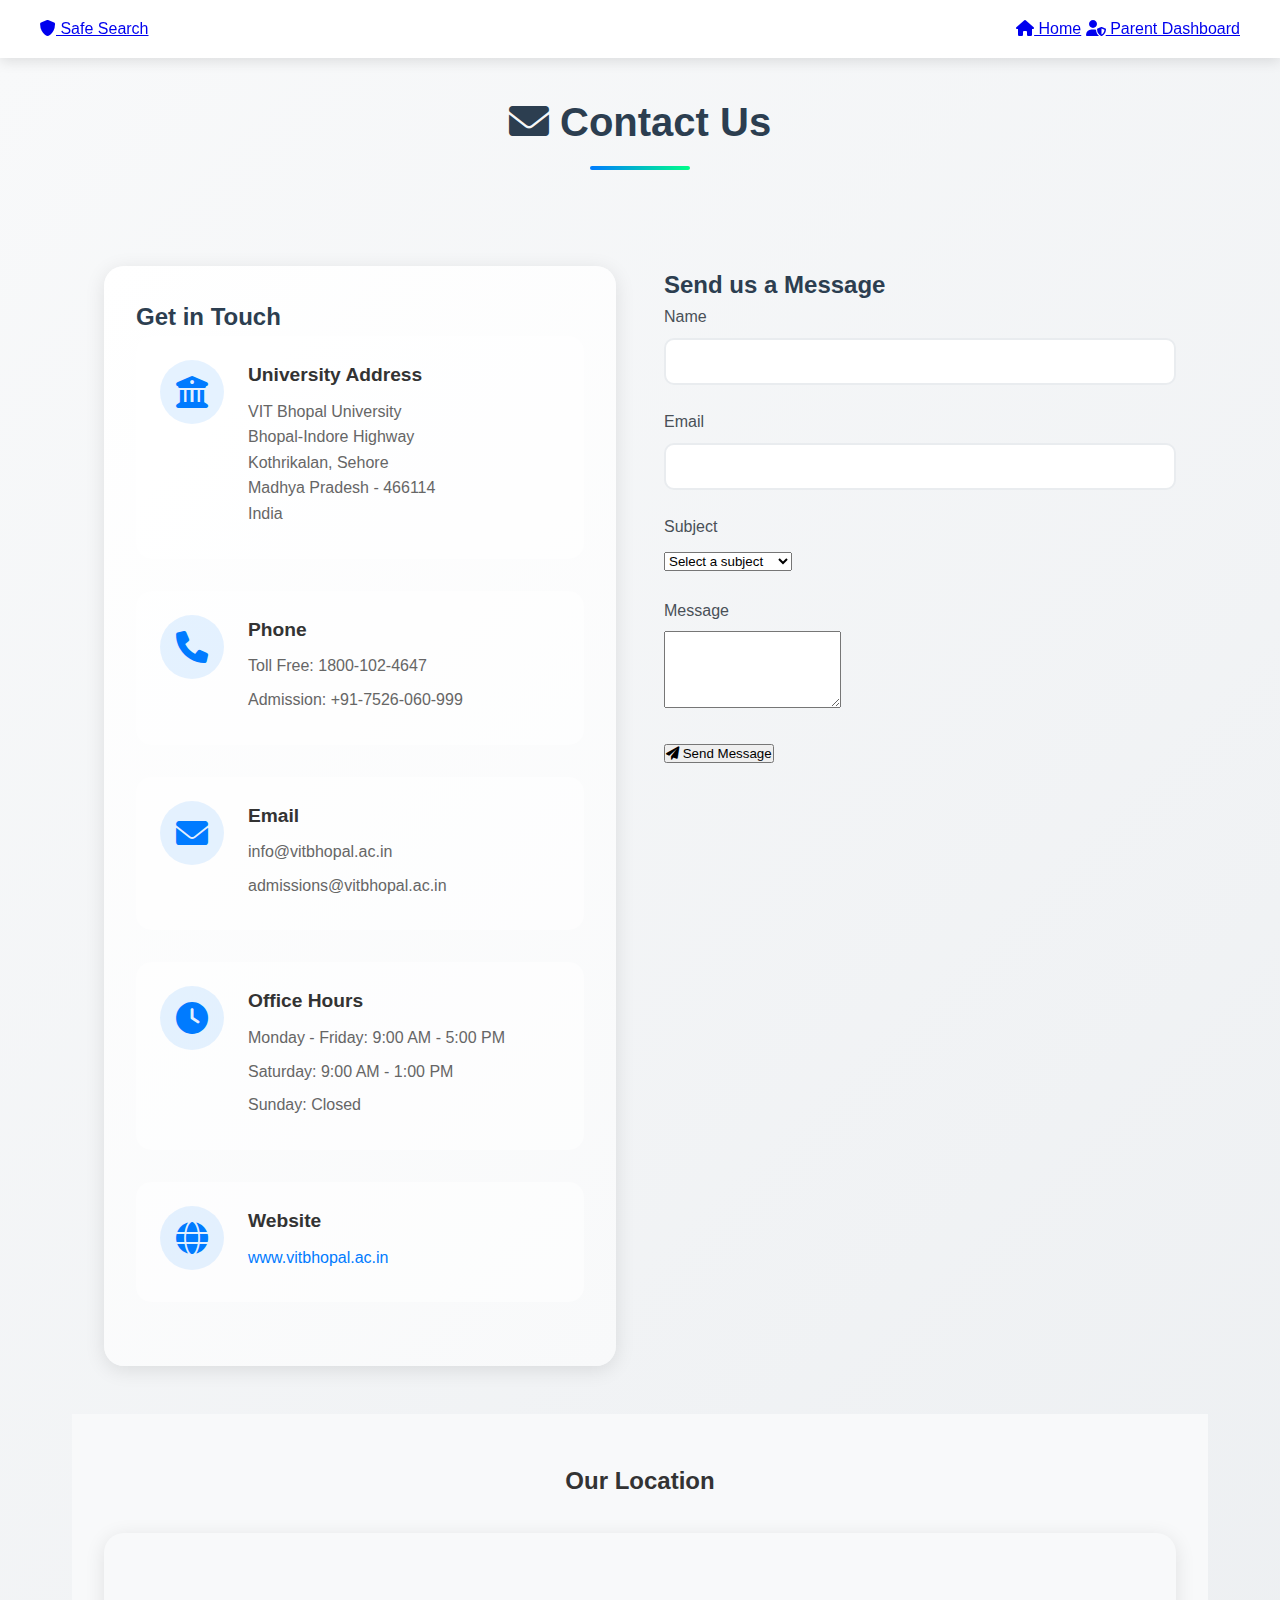
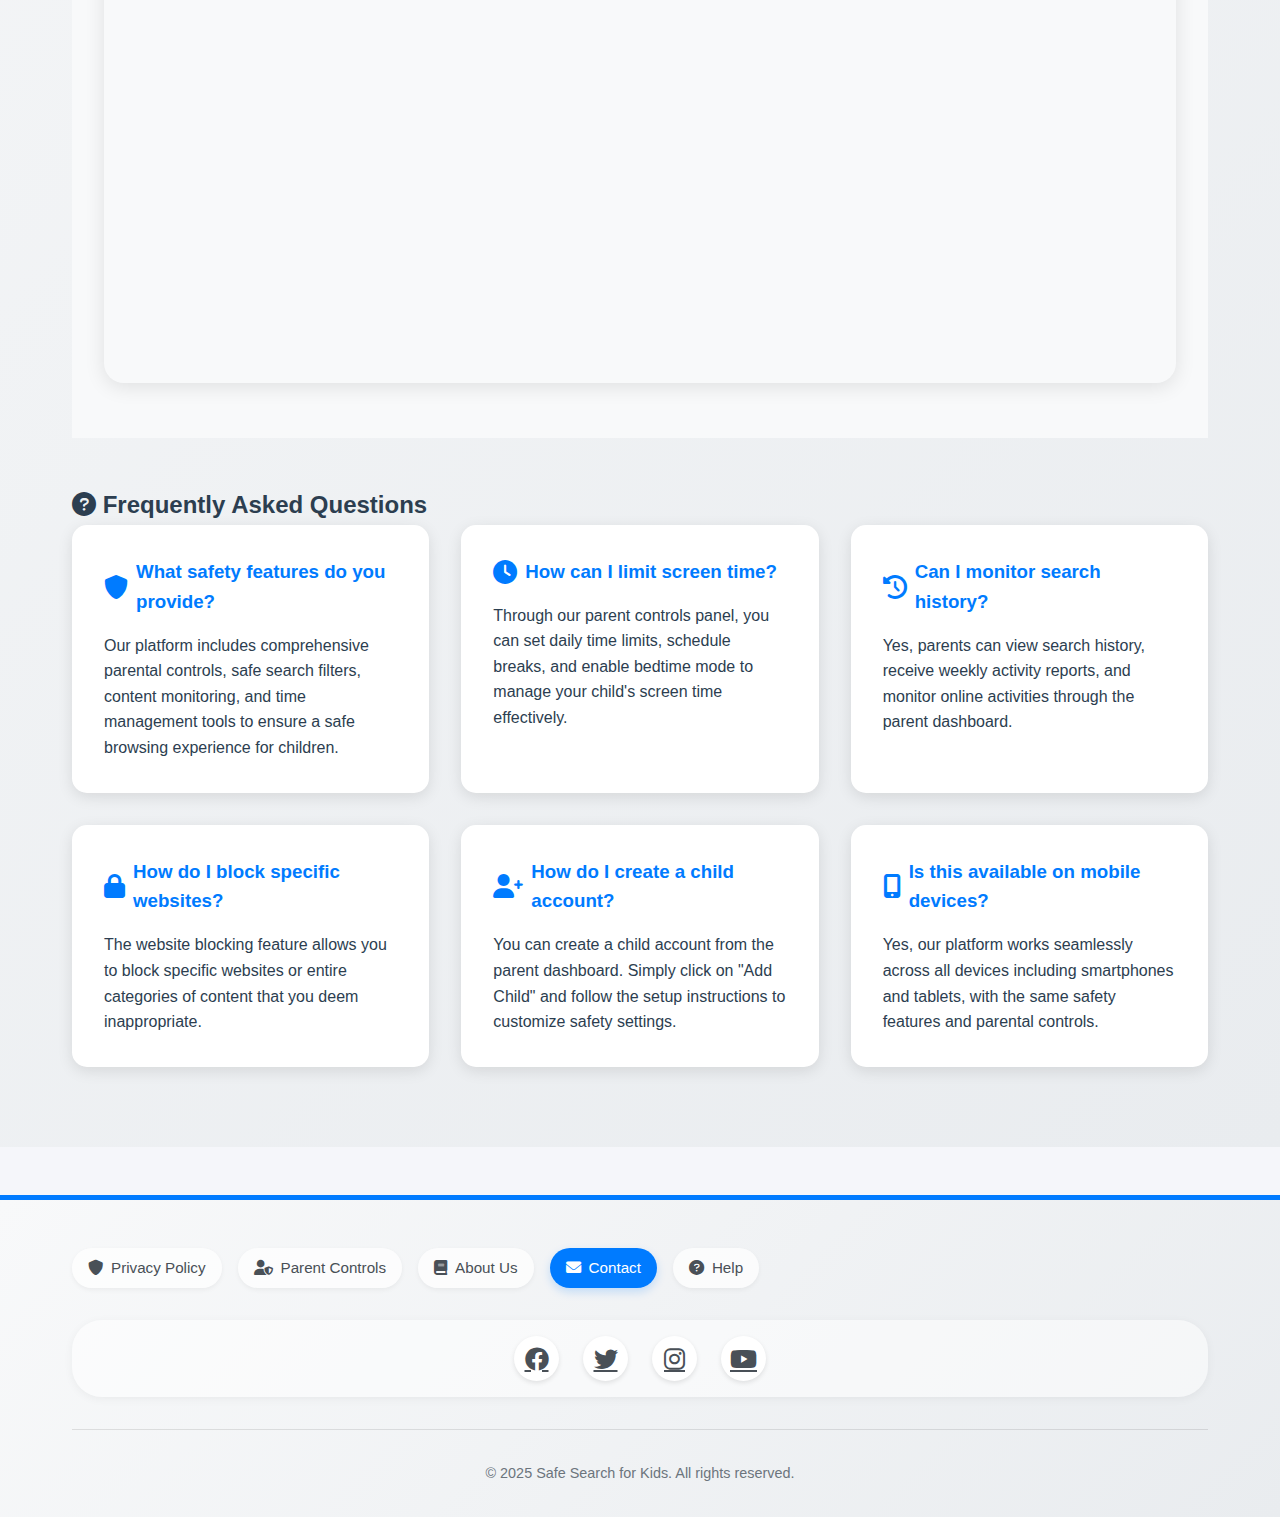
<file: SAFE-SEARCH-FOR-KIDS/EXTENSION PROTOTYPE/website/Safe-search-for-kids-/ai search/contact.html>
<!DOCTYPE html>
<html lang="en">
<head>
    <meta charset="UTF-8">
    <meta name="viewport" content="width=device-width, initial-scale=1.0">
    <title>Contact Us - Safe Search for Kids</title>
    <link rel="stylesheet" href="css/style.css">
    <link rel="stylesheet" href="https://cdnjs.cloudflare.com/ajax/libs/font-awesome/6.0.0/css/all.min.css">
    <link rel="stylesheet" href="https://cdnjs.cloudflare.com/ajax/libs/animate.css/4.1.1/animate.min.css">
</head>
<body>
    <header>
        <nav>
            <div class="logo">
                <a href="index.html">
                    <i class="fas fa-shield-alt"></i>
                    Safe Search
                </a>
            </div>
            <div class="nav-links">
                <a href="index.html"><i class="fas fa-home"></i> Home</a>
                <a href="parent-dashboard.html"><i class="fas fa-user-shield"></i> Parent Dashboard</a>
            </div>
        </nav>
    </header>

    <main class="content-page">
        <div class="page-container animate__animated animate__fadeIn">
            <h1><i class="fas fa-envelope"></i> Contact Us</h1>
            
            <section class="contact-section">
                <div class="contact-grid">
                    <div class="contact-info">
                        <h2>Get in Touch</h2>
                        <div class="info-item">
                            <i class="fas fa-university"></i>
                            <div>
                                <h3>University Address</h3>
                                <p>VIT Bhopal University<br>
                                Bhopal-Indore Highway<br>
                                Kothrikalan, Sehore<br>
                                Madhya Pradesh - 466114<br>
                                India</p>
                            </div>
                        </div>
                        <div class="info-item">
                            <i class="fas fa-phone"></i>
                            <div>
                                <h3>Phone</h3>
                                <p>Toll Free: 1800-102-4647</p>
                                <p>Admission: +91-7526-060-999</p>
                            </div>
                        </div>
                        <div class="info-item">
                            <i class="fas fa-envelope"></i>
                            <div>
                                <h3>Email</h3>
                                <p>info@vitbhopal.ac.in</p>
                                <p>admissions@vitbhopal.ac.in</p>
                            </div>
                        </div>
                        <div class="info-item">
                            <i class="fas fa-clock"></i>
                            <div>
                                <h3>Office Hours</h3>
                                <p>Monday - Friday: 9:00 AM - 5:00 PM</p>
                                <p>Saturday: 9:00 AM - 1:00 PM</p>
                                <p>Sunday: Closed</p>
                            </div>
                        </div>
                        <div class="info-item">
                            <i class="fas fa-globe"></i>
                            <div>
                                <h3>Website</h3>
                                <p><a href="https://vitbhopal.ac.in" target="_blank">www.vitbhopal.ac.in</a></p>
                            </div>
                        </div>
                    </div>

                    <div class="contact-form">
                        <h2>Send us a Message</h2>
                        <form id="contactForm">
                            <div class="form-group">
                                <label for="name">Name</label>
                                <input type="text" id="name" name="name" required>
                            </div>
                            <div class="form-group">
                                <label for="email">Email</label>
                                <input type="email" id="email" name="email" required>
                            </div>
                            <div class="form-group">
                                <label for="subject">Subject</label>
                                <select id="subject" name="subject" required>
                                    <option value="">Select a subject</option>
                                    <option value="support">Technical Support</option>
                                    <option value="feedback">Feedback</option>
                                    <option value="report">Report an Issue</option>
                                    <option value="other">Other</option>
                                </select>
                            </div>
                            <div class="form-group">
                                <label for="message">Message</label>
                                <textarea id="message" name="message" rows="5" required></textarea>
                            </div>
                            <button type="submit" class="submit-btn">
                                <i class="fas fa-paper-plane"></i> Send Message
                            </button>
                        </form>
                    </div>
                </div>
            </section>

            <section class="map-section">
                <h2>Our Location</h2>
                <div class="map-container">
                    <iframe 
                        src="https://www.google.com/maps/embed?pb=!1m18!1m12!1m3!1d3672.0392040871366!2d77.04775661496814!3d23.0775257849253!2m3!1f0!2f0!3f0!3m2!1i1024!2i768!4f13.1!3m3!1m2!1s0x397ce9ceaaaaaaab%3A0xa224b6b82b421f83!2sVIT%20Bhopal%20University!5e0!3m2!1sen!2sin!4v1644050000000!5m2!1sen!2sin"
                        width="100%" 
                        height="450" 
                        style="border:0;" 
                        allowfullscreen="" 
                        loading="lazy">
                    </iframe>
                </div>
            </section>

            <section class="faq-section">
                <h2><i class="fas fa-question-circle"></i> Frequently Asked Questions</h2>
                <div class="faq-grid">
                    <div class="faq-item">
                        <h3><i class="fas fa-shield-alt"></i> What safety features do you provide?</h3>
                        <p>Our platform includes comprehensive parental controls, safe search filters, content monitoring, and time management tools to ensure a safe browsing experience for children.</p>
                    </div>
                    
                    <div class="faq-item">
                        <h3><i class="fas fa-clock"></i> How can I limit screen time?</h3>
                        <p>Through our parent controls panel, you can set daily time limits, schedule breaks, and enable bedtime mode to manage your child's screen time effectively.</p>
                    </div>
                    
                    <div class="faq-item">
                        <h3><i class="fas fa-history"></i> Can I monitor search history?</h3>
                        <p>Yes, parents can view search history, receive weekly activity reports, and monitor online activities through the parent dashboard.</p>
                    </div>
                    
                    <div class="faq-item">
                        <h3><i class="fas fa-lock"></i> How do I block specific websites?</h3>
                        <p>The website blocking feature allows you to block specific websites or entire categories of content that you deem inappropriate.</p>
                    </div>
                    
                    <div class="faq-item">
                        <h3><i class="fas fa-user-plus"></i> How do I create a child account?</h3>
                        <p>You can create a child account from the parent dashboard. Simply click on "Add Child" and follow the setup instructions to customize safety settings.</p>
                    </div>
                    
                    <div class="faq-item">
                        <h3><i class="fas fa-mobile-alt"></i> Is this available on mobile devices?</h3>
                        <p>Yes, our platform works seamlessly across all devices including smartphones and tablets, with the same safety features and parental controls.</p>
                    </div>
                </div>
            </section>
        </div>
    </main>

    <footer>
        <div class="footer-content">
            <div class="footer-links">
                <a href="privacy-policy.html"><i class="fas fa-shield-alt"></i> Privacy Policy</a>
                <a href="parent-controls.html"><i class="fas fa-user-shield"></i> Parent Controls</a>
                <a href="about.html"><i class="fas fa-book"></i> About Us</a>
                <a href="contact.html" class="active"><i class="fas fa-envelope"></i> Contact</a>
                <a href="help.html"><i class="fas fa-question-circle"></i> Help</a>
            </div>
            <div class="footer-social">
                <a href="#" class="social-icon"><i class="fab fa-facebook"></i></a>
                <a href="#" class="social-icon"><i class="fab fa-twitter"></i></a>
                <a href="#" class="social-icon"><i class="fab fa-instagram"></i></a>
                <a href="#" class="social-icon"><i class="fab fa-youtube"></i></a>
            </div>
            <div class="footer-bottom">
                <p>&copy; 2025 Safe Search for Kids. All rights reserved.</p>
            </div>
        </div>
    </footer>

    <script src="js/main.js"></script>
    <script src="js/page-interactions.js"></script>
</body>
</html>
</file>
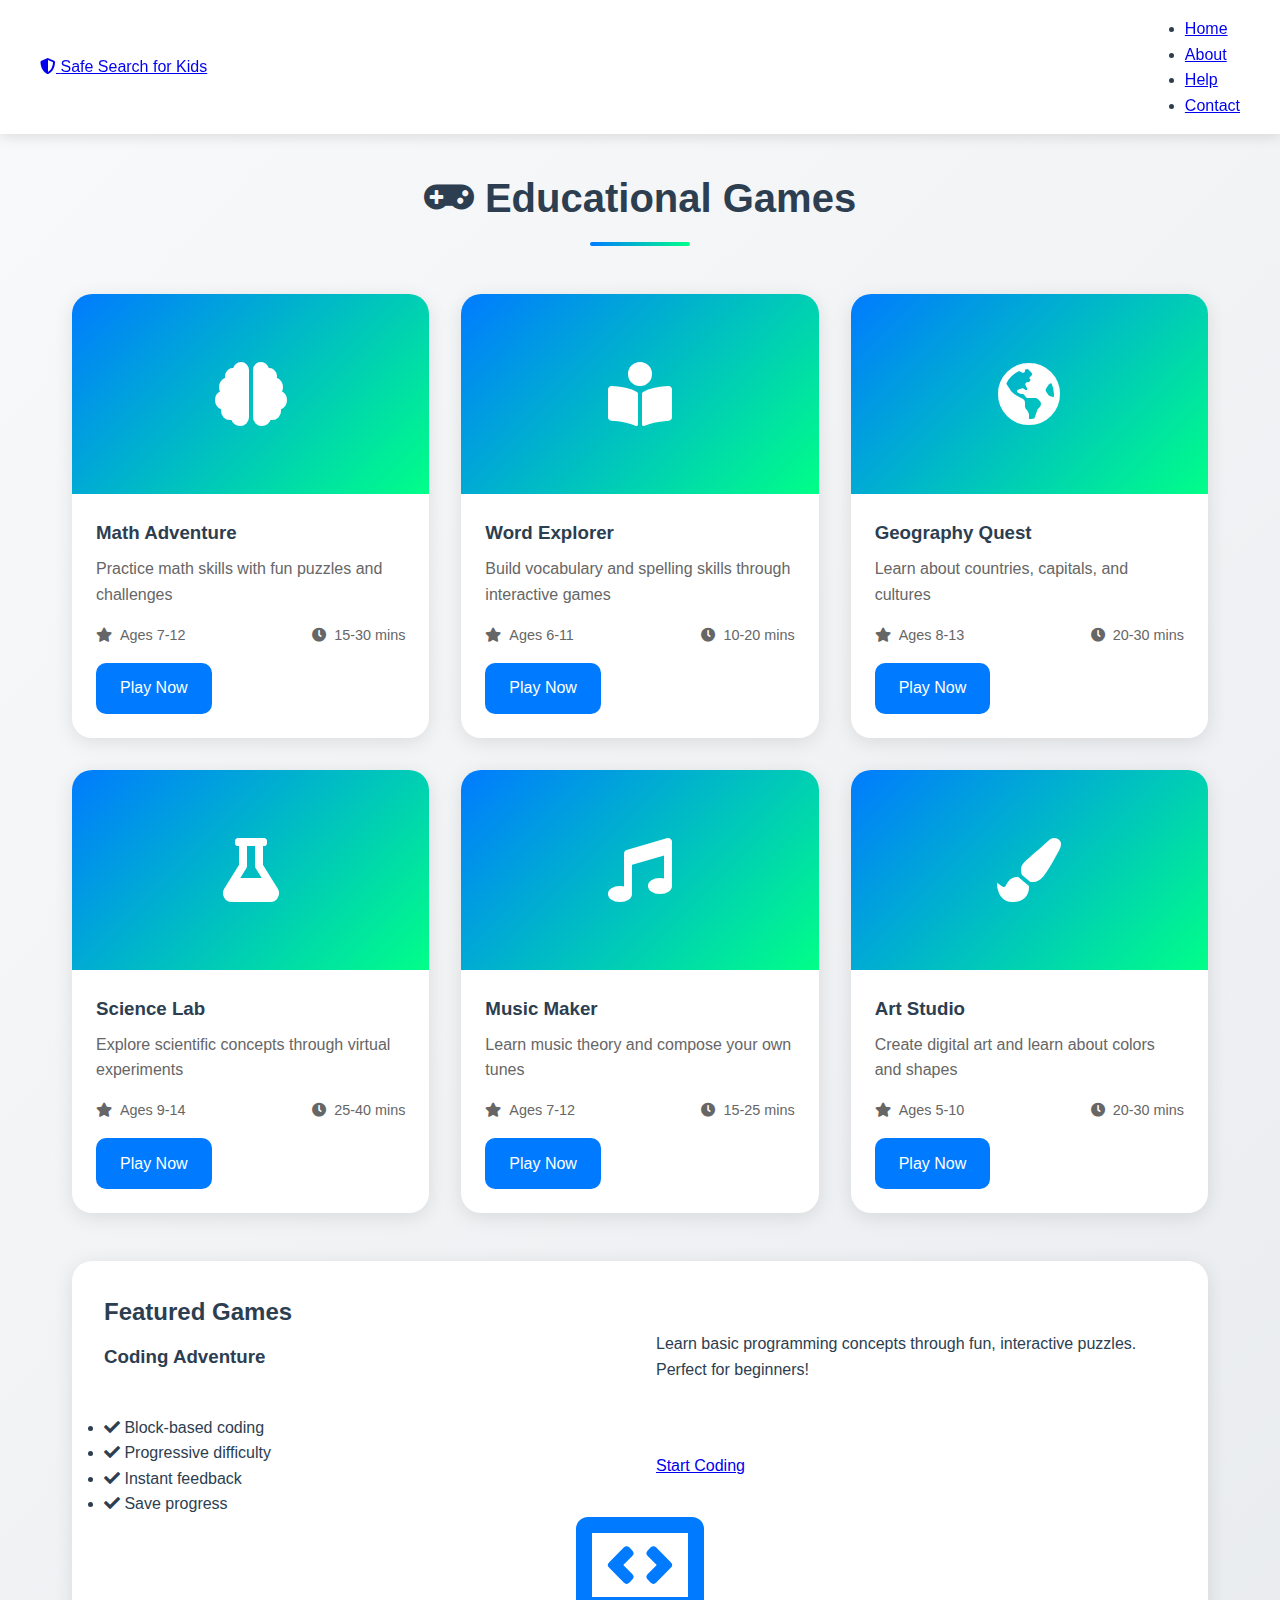
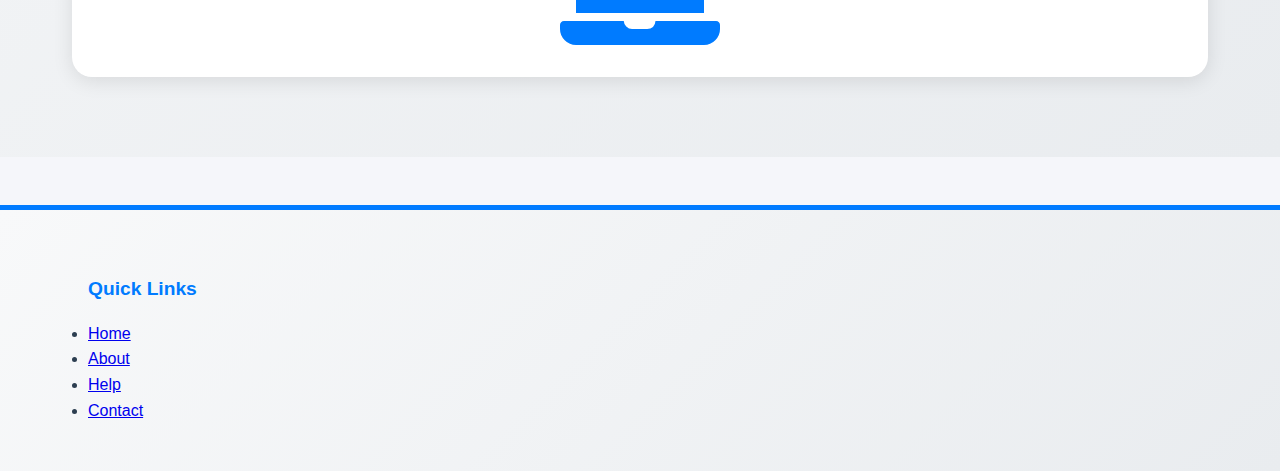
<file: SAFE-SEARCH-FOR-KIDS/EXTENSION PROTOTYPE/website/Safe-search-for-kids-/ai search/educational-games.html>
<!DOCTYPE html>
<html lang="en">
<head>
    <meta charset="UTF-8">
    <meta name="viewport" content="width=device-width, initial-scale=1.0">
    <title>Educational Games - Safe Search for Kids</title>
    <link rel="stylesheet" href="css/style.css">
    <link rel="stylesheet" href="https://cdnjs.cloudflare.com/ajax/libs/font-awesome/5.15.4/css/all.min.css">
</head>
<body>
    <header>
        <nav>
            <div class="logo">
                <a href="index.html">
                    <i class="fas fa-shield-alt"></i>
                    <span>Safe Search for Kids</span>
                </a>
            </div>
            <ul class="nav-links">
                <li><a href="index.html">Home</a></li>
                <li><a href="about.html">About</a></li>
                <li><a href="help.html">Help</a></li>
                <li><a href="contact.html">Contact</a></li>
            </ul>
        </nav>
    </header>

    <main class="content-page">
        <div class="page-container">
            <h1><i class="fas fa-gamepad"></i> Educational Games</h1>

            <section class="games-grid">
                <div class="game-card">
                    <div class="game-image">
                        <i class="fas fa-brain"></i>
                    </div>
                    <div class="game-content">
                        <h3>Math Adventure</h3>
                        <p>Practice math skills with fun puzzles and challenges</p>
                        <div class="game-details">
                            <span><i class="fas fa-star"></i> Ages 7-12</span>
                            <span><i class="fas fa-clock"></i> 15-30 mins</span>
                        </div>
                        <a href="#" class="play-btn">Play Now</a>
                    </div>
                </div>

                <div class="game-card">
                    <div class="game-image">
                        <i class="fas fa-book-reader"></i>
                    </div>
                    <div class="game-content">
                        <h3>Word Explorer</h3>
                        <p>Build vocabulary and spelling skills through interactive games</p>
                        <div class="game-details">
                            <span><i class="fas fa-star"></i> Ages 6-11</span>
                            <span><i class="fas fa-clock"></i> 10-20 mins</span>
                        </div>
                        <a href="#" class="play-btn">Play Now</a>
                    </div>
                </div>

                <div class="game-card">
                    <div class="game-image">
                        <i class="fas fa-globe-americas"></i>
                    </div>
                    <div class="game-content">
                        <h3>Geography Quest</h3>
                        <p>Learn about countries, capitals, and cultures</p>
                        <div class="game-details">
                            <span><i class="fas fa-star"></i> Ages 8-13</span>
                            <span><i class="fas fa-clock"></i> 20-30 mins</span>
                        </div>
                        <a href="#" class="play-btn">Play Now</a>
                    </div>
                </div>

                <div class="game-card">
                    <div class="game-image">
                        <i class="fas fa-flask"></i>
                    </div>
                    <div class="game-content">
                        <h3>Science Lab</h3>
                        <p>Explore scientific concepts through virtual experiments</p>
                        <div class="game-details">
                            <span><i class="fas fa-star"></i> Ages 9-14</span>
                            <span><i class="fas fa-clock"></i> 25-40 mins</span>
                        </div>
                        <a href="#" class="play-btn">Play Now</a>
                    </div>
                </div>

                <div class="game-card">
                    <div class="game-image">
                        <i class="fas fa-music"></i>
                    </div>
                    <div class="game-content">
                        <h3>Music Maker</h3>
                        <p>Learn music theory and compose your own tunes</p>
                        <div class="game-details">
                            <span><i class="fas fa-star"></i> Ages 7-12</span>
                            <span><i class="fas fa-clock"></i> 15-25 mins</span>
                        </div>
                        <a href="#" class="play-btn">Play Now</a>
                    </div>
                </div>

                <div class="game-card">
                    <div class="game-image">
                        <i class="fas fa-paint-brush"></i>
                    </div>
                    <div class="game-content">
                        <h3>Art Studio</h3>
                        <p>Create digital art and learn about colors and shapes</p>
                        <div class="game-details">
                            <span><i class="fas fa-star"></i> Ages 5-10</span>
                            <span><i class="fas fa-clock"></i> 20-30 mins</span>
                        </div>
                        <a href="#" class="play-btn">Play Now</a>
                    </div>
                </div>
            </section>

            <section class="featured-section">
                <h2>Featured Games</h2>
                <div class="featured-game">
                    <div class="featured-content">
                        <h3>Coding Adventure</h3>
                        <p>Learn basic programming concepts through fun, interactive puzzles. Perfect for beginners!</p>
                        <ul class="game-features">
                            <li><i class="fas fa-check"></i> Block-based coding</li>
                            <li><i class="fas fa-check"></i> Progressive difficulty</li>
                            <li><i class="fas fa-check"></i> Instant feedback</li>
                            <li><i class="fas fa-check"></i> Save progress</li>
                        </ul>
                        <a href="#" class="featured-btn">Start Coding</a>
                    </div>
                    <div class="featured-image">
                        <i class="fas fa-laptop-code"></i>
                    </div>
                </div>
            </section>
        </div>
    </main>

    <footer>
        <div class="footer-content">
            <div class="footer-section">
                <h3>Quick Links</h3>
                <ul>
                    <li><a href="index.html">Home</a></li>
                    <li><a href="about.html">About</a></li>
                    <li><a href="help.html">Help</a></li>
                    <li><a href="contact.html">Contact</a></li>
                </ul>
            </div>
        </div>
    </footer>

    <script src="js/main.js"></script>
    <script src="js/page-interactions.js"></script>
</body>
</html>
</file>
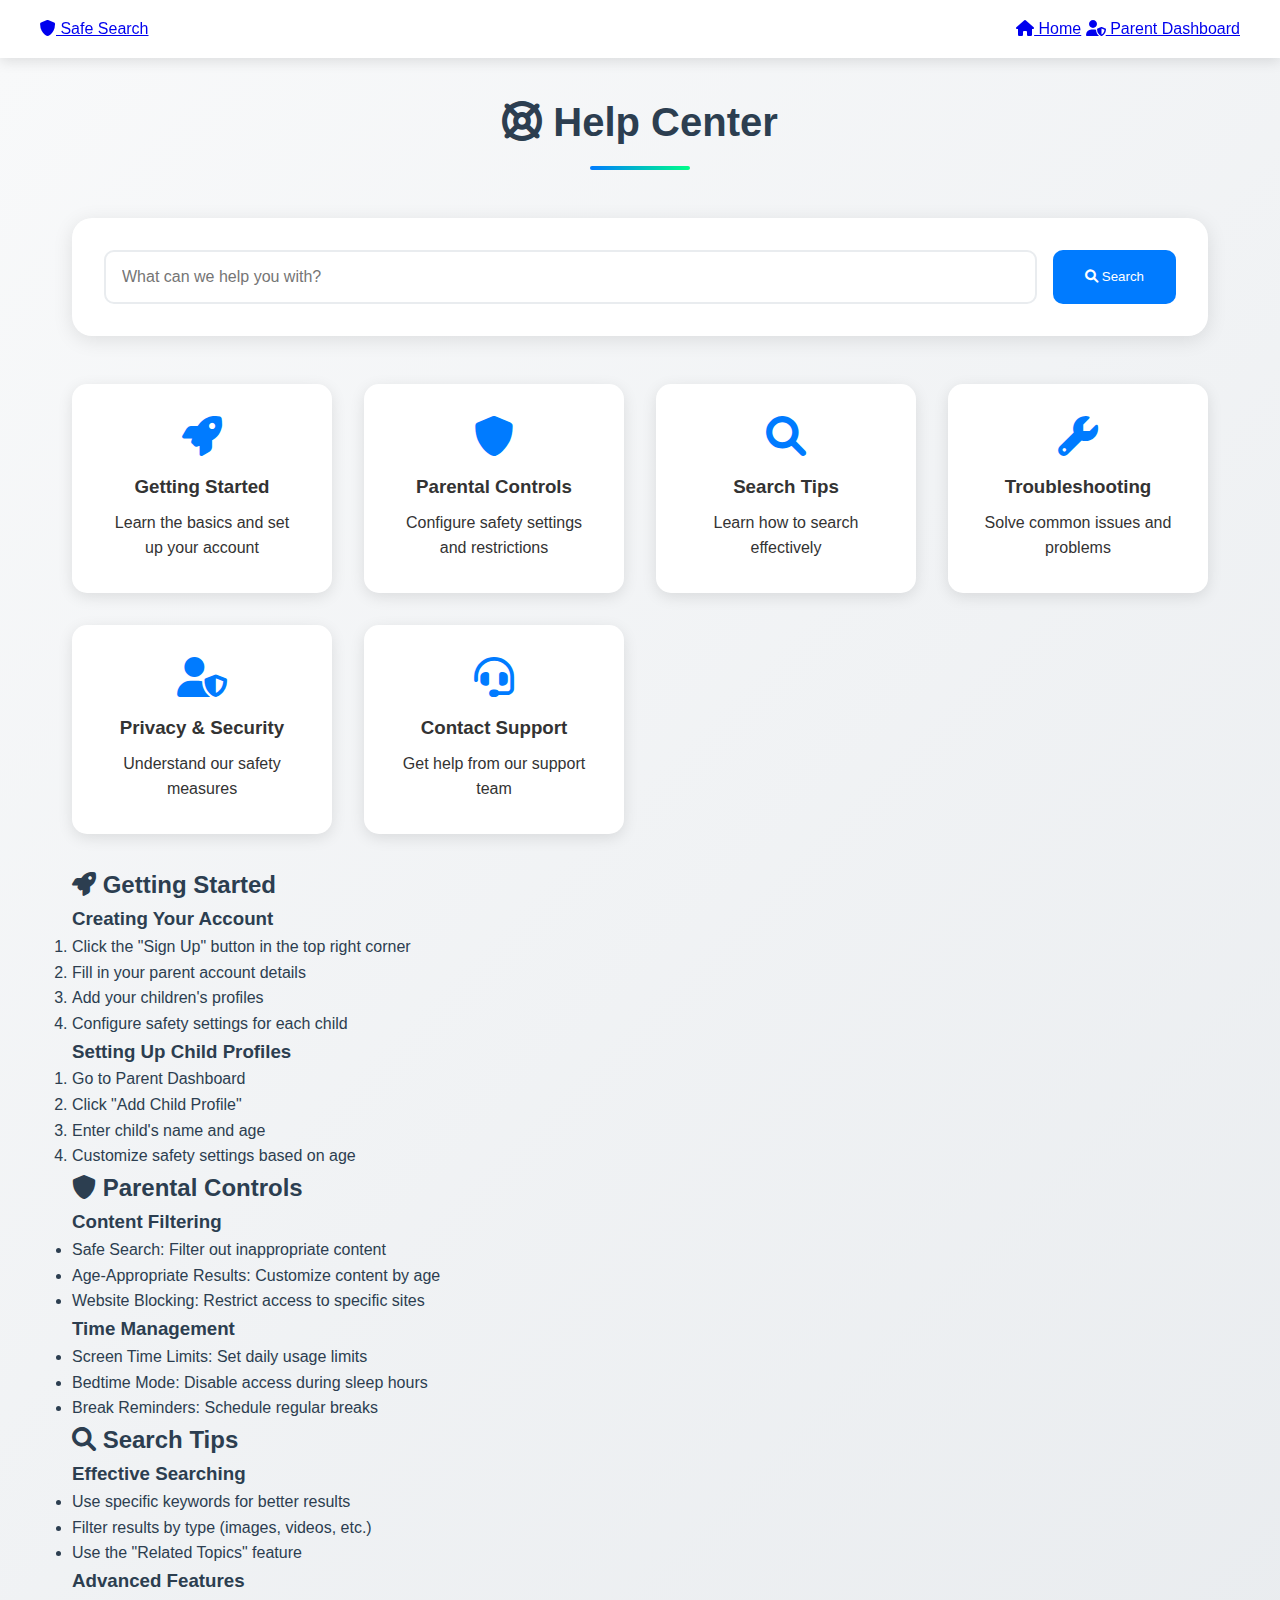
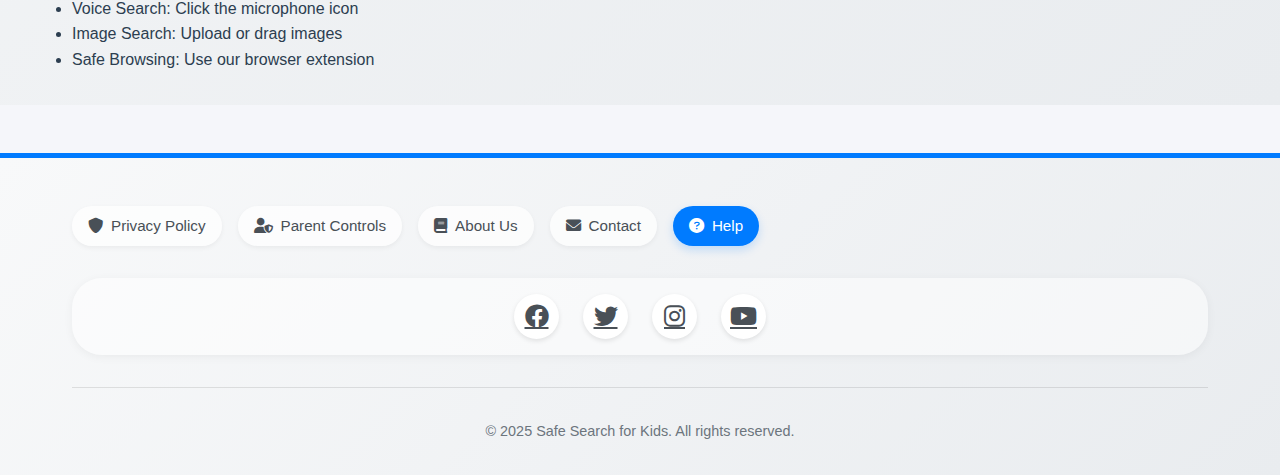
<file: SAFE-SEARCH-FOR-KIDS/EXTENSION PROTOTYPE/website/Safe-search-for-kids-/ai search/help.html>
<!DOCTYPE html>
<html lang="en">
<head>
    <meta charset="UTF-8">
    <meta name="viewport" content="width=device-width, initial-scale=1.0">
    <title>Help Center - Safe Search for Kids</title>
    <link rel="stylesheet" href="css/style.css">
    <link rel="stylesheet" href="https://cdnjs.cloudflare.com/ajax/libs/font-awesome/6.0.0/css/all.min.css">
    <link rel="stylesheet" href="https://cdnjs.cloudflare.com/ajax/libs/animate.css/4.1.1/animate.min.css">
</head>
<body>
    <header>
        <nav>
            <div class="logo">
                <a href="index.html">
                    <i class="fas fa-shield-alt"></i>
                    Safe Search
                </a>
            </div>
            <div class="nav-links">
                <a href="index.html"><i class="fas fa-home"></i> Home</a>
                <a href="parent-dashboard.html"><i class="fas fa-user-shield"></i> Parent Dashboard</a>
            </div>
        </nav>
    </header>

    <main class="content-page">
        <div class="page-container">
            <h1><i class="fas fa-life-ring"></i> Help Center</h1>

            <div class="help-search">
                <input type="text" placeholder="What can we help you with?">
                <button><i class="fas fa-search"></i> Search</button>
            </div>

            <section class="topic-grid">
                <a href="#getting-started" class="topic-card">
                    <i class="fas fa-rocket"></i>
                    <h3>Getting Started</h3>
                    <p>Learn the basics and set up your account</p>
                </a>

                <a href="#parental-controls" class="topic-card">
                    <i class="fas fa-shield-alt"></i>
                    <h3>Parental Controls</h3>
                    <p>Configure safety settings and restrictions</p>
                </a>

                <a href="#search-tips" class="topic-card">
                    <i class="fas fa-search"></i>
                    <h3>Search Tips</h3>
                    <p>Learn how to search effectively</p>
                </a>

                <a href="#troubleshooting" class="topic-card">
                    <i class="fas fa-wrench"></i>
                    <h3>Troubleshooting</h3>
                    <p>Solve common issues and problems</p>
                </a>

                <a href="#privacy" class="topic-card">
                    <i class="fas fa-user-shield"></i>
                    <h3>Privacy & Security</h3>
                    <p>Understand our safety measures</p>
                </a>

                <a href="#contact-support" class="topic-card">
                    <i class="fas fa-headset"></i>
                    <h3>Contact Support</h3>
                    <p>Get help from our support team</p>
                </a>
            </section>

            <section class="help-section" id="getting-started">
                <h2><i class="fas fa-rocket"></i> Getting Started</h2>
                <div class="help-content">
                    <h3>Creating Your Account</h3>
                    <ol>
                        <li>Click the "Sign Up" button in the top right corner</li>
                        <li>Fill in your parent account details</li>
                        <li>Add your children's profiles</li>
                        <li>Configure safety settings for each child</li>
                    </ol>

                    <h3>Setting Up Child Profiles</h3>
                    <ol>
                        <li>Go to Parent Dashboard</li>
                        <li>Click "Add Child Profile"</li>
                        <li>Enter child's name and age</li>
                        <li>Customize safety settings based on age</li>
                    </ol>
                </div>
            </section>

            <section class="help-section" id="parental-controls">
                <h2><i class="fas fa-shield-alt"></i> Parental Controls</h2>
                <div class="help-content">
                    <h3>Content Filtering</h3>
                    <ul>
                        <li>Safe Search: Filter out inappropriate content</li>
                        <li>Age-Appropriate Results: Customize content by age</li>
                        <li>Website Blocking: Restrict access to specific sites</li>
                    </ul>

                    <h3>Time Management</h3>
                    <ul>
                        <li>Screen Time Limits: Set daily usage limits</li>
                        <li>Bedtime Mode: Disable access during sleep hours</li>
                        <li>Break Reminders: Schedule regular breaks</li>
                    </ul>
                </div>
            </section>

            <section class="help-section" id="search-tips">
                <h2><i class="fas fa-search"></i> Search Tips</h2>
                <div class="help-content">
                    <h3>Effective Searching</h3>
                    <ul>
                        <li>Use specific keywords for better results</li>
                        <li>Filter results by type (images, videos, etc.)</li>
                        <li>Use the "Related Topics" feature</li>
                    </ul>

                    <h3>Advanced Features</h3>
                    <ul>
                        <li>Voice Search: Click the microphone icon</li>
                        <li>Image Search: Upload or drag images</li>
                        <li>Safe Browsing: Use our browser extension</li>
                    </ul>
                </div>
            </section>
        </div>
    </main>

    <footer>
        <div class="footer-content">
            <div class="footer-links">
                <a href="privacy-policy.html"><i class="fas fa-shield-alt"></i> Privacy Policy</a>
                <a href="parent-controls.html"><i class="fas fa-user-shield"></i> Parent Controls</a>
                <a href="about.html"><i class="fas fa-book"></i> About Us</a>
                <a href="contact.html"><i class="fas fa-envelope"></i> Contact</a>
                <a href="help.html" class="active"><i class="fas fa-question-circle"></i> Help</a>
            </div>
            <div class="footer-social">
                <a href="#" class="social-icon"><i class="fab fa-facebook"></i></a>
                <a href="#" class="social-icon"><i class="fab fa-twitter"></i></a>
                <a href="#" class="social-icon"><i class="fab fa-instagram"></i></a>
                <a href="#" class="social-icon"><i class="fab fa-youtube"></i></a>
            </div>
            <div class="footer-bottom">
                <p>&copy; 2025 Safe Search for Kids. All rights reserved.</p>
            </div>
        </div>
    </footer>

    <script src="js/main.js"></script>
    <script src="js/page-interactions.js"></script>
</body>
</html>
</file>
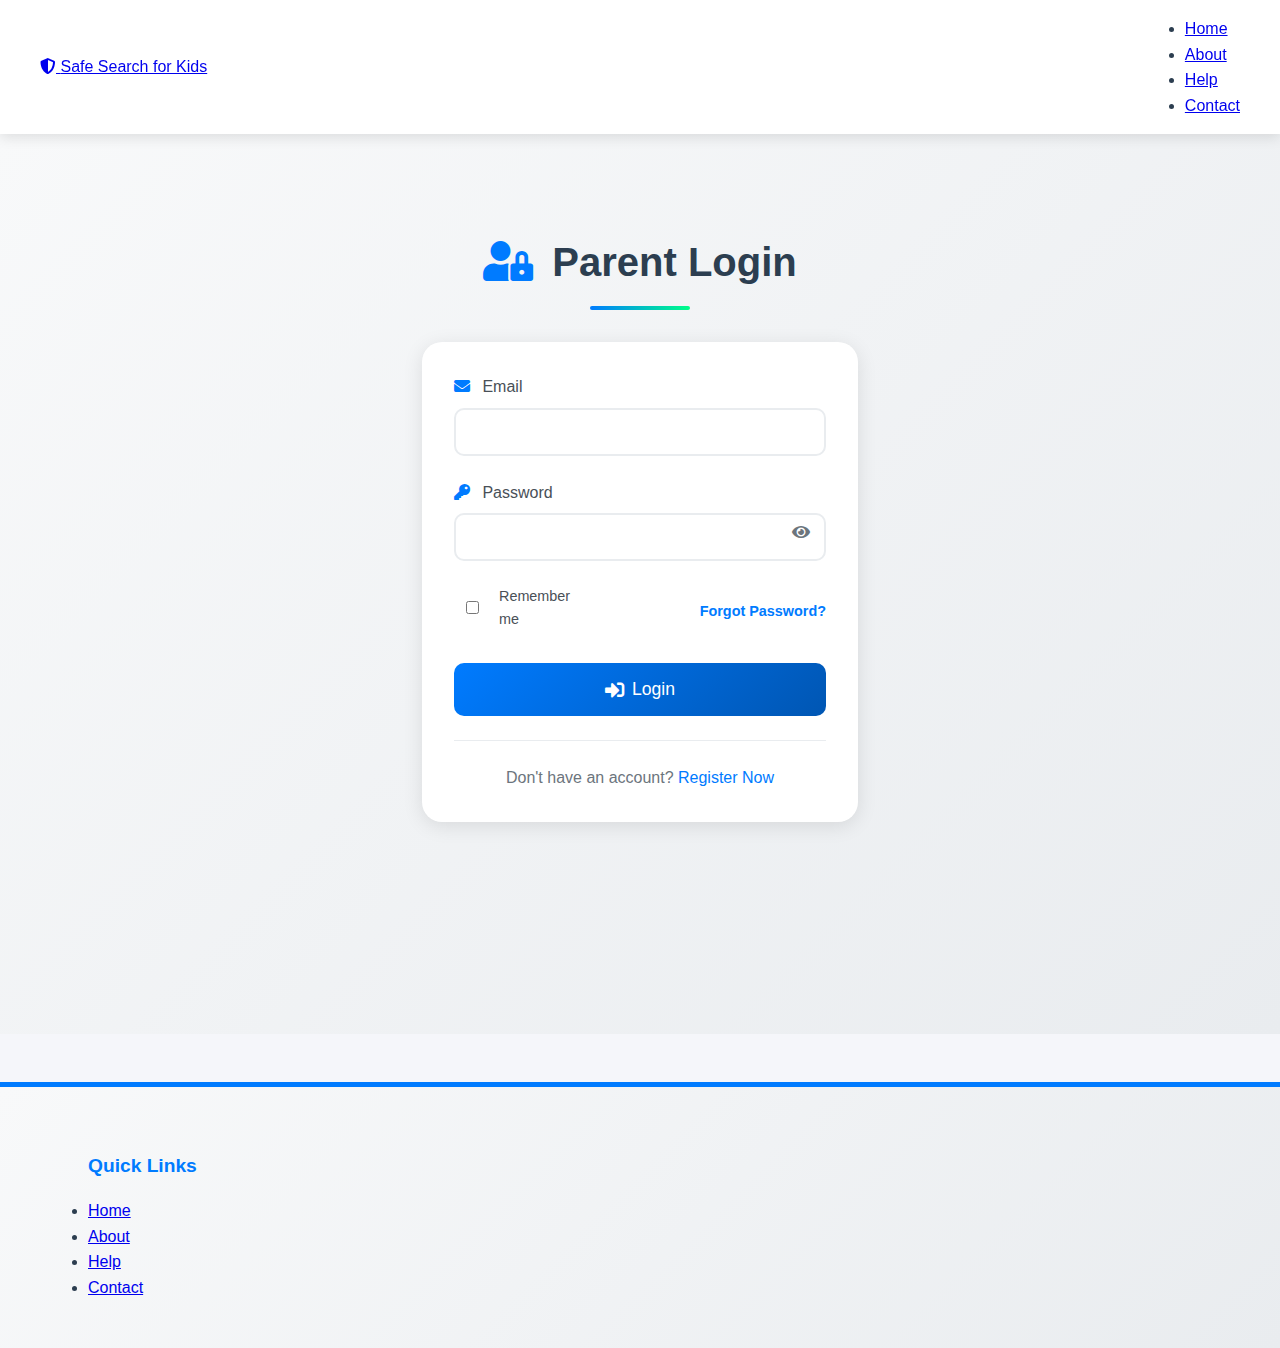
<file: SAFE-SEARCH-FOR-KIDS/EXTENSION PROTOTYPE/website/Safe-search-for-kids-/ai search/login.html>
<!DOCTYPE html>
<html lang="en">
<head>
    <meta charset="UTF-8">
    <meta name="viewport" content="width=device-width, initial-scale=1.0">
    <title>Login - Safe Search for Kids</title>
    <link rel="stylesheet" href="css/style.css">
    <link rel="stylesheet" href="https://cdnjs.cloudflare.com/ajax/libs/font-awesome/5.15.4/css/all.min.css">
</head>
<body>
    <header>
        <nav>
            <div class="logo">
                <a href="index.html">
                    <i class="fas fa-shield-alt"></i>
                    <span>Safe Search for Kids</span>
                </a>
            </div>
            <ul class="nav-links">
                <li><a href="index.html">Home</a></li>
                <li><a href="about.html">About</a></li>
                <li><a href="help.html">Help</a></li>
                <li><a href="contact.html">Contact</a></li>
            </ul>
        </nav>
    </header>

    <main class="content-page">
        <div class="page-container">
            <div class="login-container">
                <h1><i class="fas fa-user-lock"></i> Parent Login</h1>
                <div class="login-box">
                    <form id="loginForm" onsubmit="return handleLogin(event)">
                        <div class="form-group">
                            <label for="email"><i class="fas fa-envelope"></i> Email</label>
                            <input type="email" id="email" name="email" required>
                        </div>
                        
                        <div class="form-group">
                            <label for="password"><i class="fas fa-key"></i> Password</label>
                            <input type="password" id="password" name="password" required>
                            <span class="password-toggle" onclick="togglePassword()">
                                <i class="fas fa-eye"></i>
                            </span>
                        </div>

                        <div class="form-group remember-me">
                            <label>
                                <input type="checkbox" id="remember"> Remember me
                            </label>
                            <a href="#" class="forgot-password">Forgot Password?</a>
                        </div>

                        <button type="submit" class="login-btn">
                            <i class="fas fa-sign-in-alt"></i> Login
                        </button>
                    </form>

                    <div class="register-link">
                        <p>Don't have an account? <a href="register.html">Register Now</a></p>
                    </div>
                </div>
            </div>
        </div>
    </main>

    <footer>
        <div class="footer-content">
            <div class="footer-section">
                <h3>Quick Links</h3>
                <ul>
                    <li><a href="index.html">Home</a></li>
                    <li><a href="about.html">About</a></li>
                    <li><a href="help.html">Help</a></li>
                    <li><a href="contact.html">Contact</a></li>
                </ul>
            </div>
        </div>
    </footer>

    <script>
        function handleLogin(event) {
            event.preventDefault();
            
            const email = document.getElementById('email').value;
            const password = document.getElementById('password').value;
            
            // Here you would typically validate against a backend
            // For demo purposes, we'll use a simple check
            if (email && password) {
                localStorage.setItem('isLoggedIn', 'true');
                window.location.href = 'parent-controls.html';
            } else {
                alert('Please enter valid credentials');
            }
        }

        function togglePassword() {
            const passwordInput = document.getElementById('password');
            const icon = document.querySelector('.password-toggle i');
            
            if (passwordInput.type === 'password') {
                passwordInput.type = 'text';
                icon.classList.remove('fa-eye');
                icon.classList.add('fa-eye-slash');
            } else {
                passwordInput.type = 'password';
                icon.classList.remove('fa-eye-slash');
                icon.classList.add('fa-eye');
            }
        }
    </script>

    <script src="js/main.js"></script>
    <script src="js/page-interactions.js"></script>
</body>
</html>
</file>
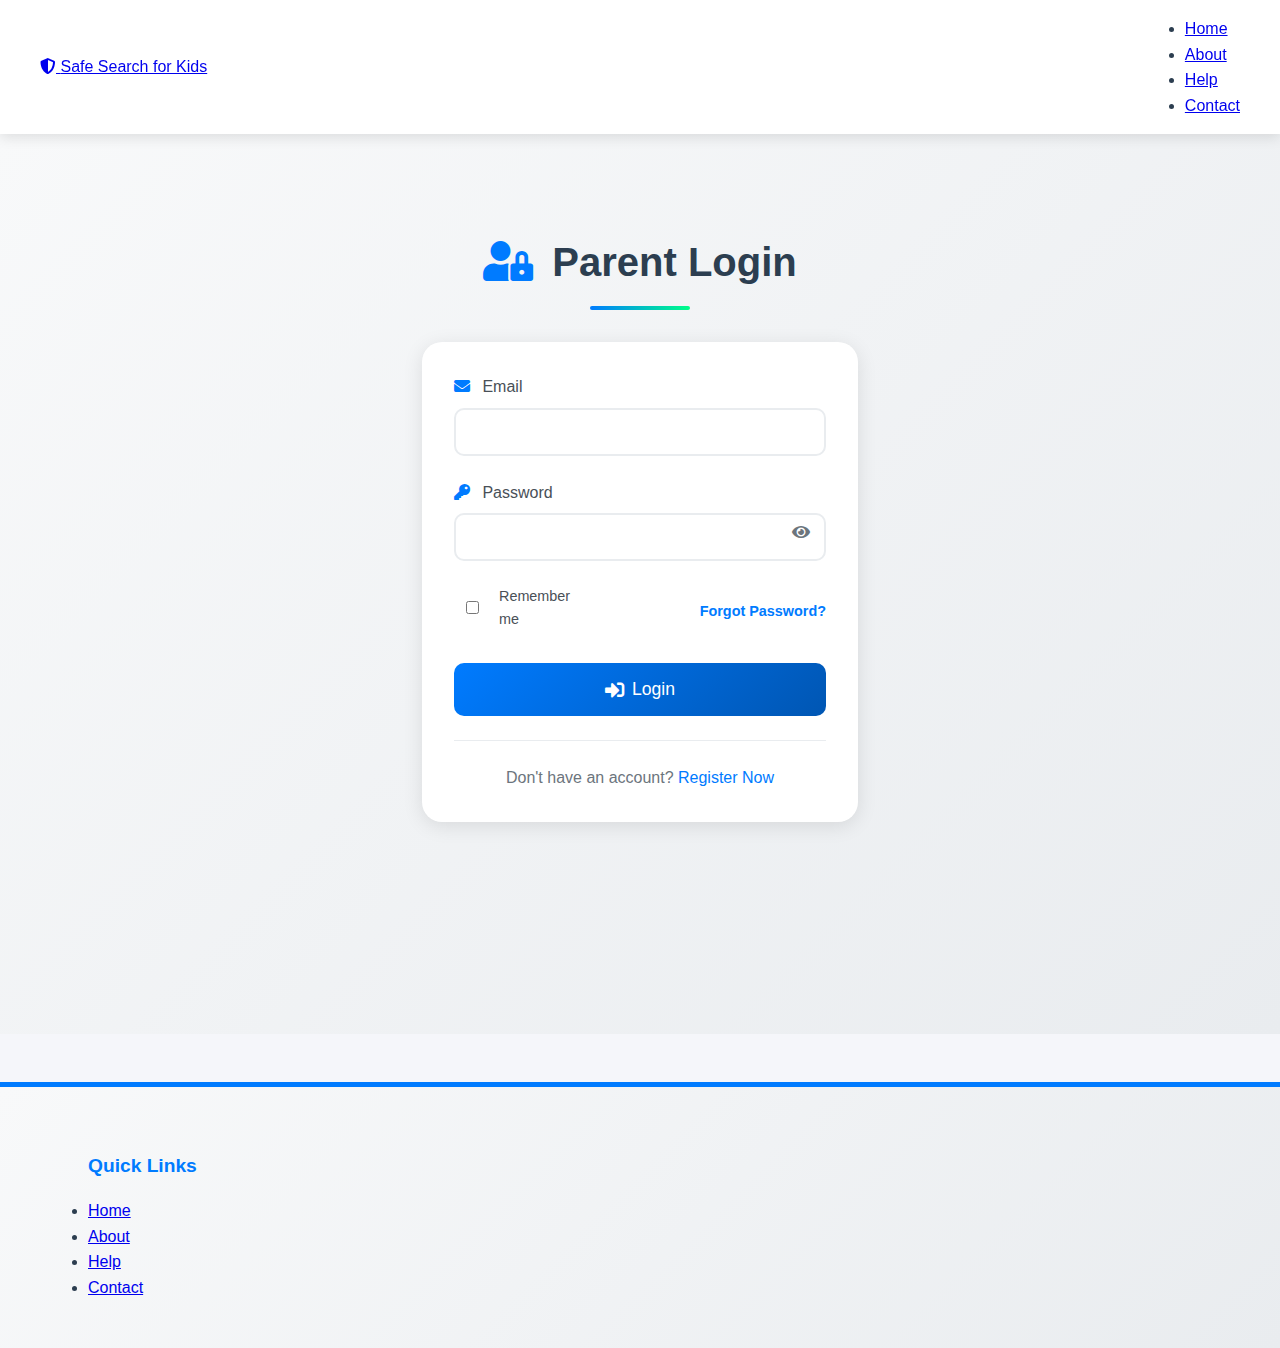
<file: SAFE-SEARCH-FOR-KIDS/EXTENSION PROTOTYPE/website/Safe-search-for-kids-/ai search/parent-controls.html>
<!DOCTYPE html>
<html lang="en">
<head>
    <meta charset="UTF-8">
    <meta name="viewport" content="width=device-width, initial-scale=1.0">
    <title>Parent Controls - Safe Search for Kids</title>
    <link rel="stylesheet" href="css/style.css">
    <link rel="stylesheet" href="https://cdnjs.cloudflare.com/ajax/libs/font-awesome/6.0.0/css/all.min.css">
    <link rel="stylesheet" href="https://cdnjs.cloudflare.com/ajax/libs/animate.css/4.1.1/animate.min.css">
</head>
<body>
    <header>
        <nav>
            <div class="logo">
                <a href="index.html">
                    <i class="fas fa-shield-alt"></i>
                    Safe Search
                </a>
            </div>
            <div class="nav-links">
                <a href="index.html"><i class="fas fa-home"></i> Home</a>
                <a href="parent-dashboard.html"><i class="fas fa-user-shield"></i> Parent Dashboard</a>
            </div>
        </nav>
    </header>

    <main class="content-page">
        <div class="page-container">
            <div id="controls-content" style="display: none;">
                <h1><i class="fas fa-shield-alt"></i> Parent Controls</h1>
                
                <section class="control-section">
                    <h2><i class="fas fa-filter"></i> Content Filtering</h2>
                    <div class="control-card">
                        <div class="control-toggle">
                            <label class="switch">
                                <input type="checkbox" checked>
                                <span class="slider"></span>
                            </label>
                            <div>
                                <h3>Safe Search</h3>
                                <p>Filter out inappropriate content and ensure child-safe search results</p>
                            </div>
                        </div>
                    </div>
                    <div class="control-card">
                        <div class="control-toggle">
                            <label class="switch">
                                <input type="checkbox" checked>
                                <span class="slider"></span>
                            </label>
                            <div>
                                <h3>Age-Appropriate Content</h3>
                                <p>Customize content based on your child's age group</p>
                            </div>
                        </div>
                    </div>
                </section>

                <section class="control-section">
                    <h2><i class="fas fa-clock"></i> Time Management</h2>
                    <div class="control-card">
                        <div class="control-toggle">
                            <label class="switch">
                                <input type="checkbox">
                                <span class="slider"></span>
                            </label>
                            <div>
                                <h3>Screen Time Limits</h3>
                                <p>Set daily usage limits and schedule breaks</p>
                            </div>
                        </div>
                    </div>
                    <div class="control-card">
                        <div class="control-toggle">
                            <label class="switch">
                                <input type="checkbox">
                                <span class="slider"></span>
                            </label>
                            <div>
                                <h3>Bedtime Mode</h3>
                                <p>Automatically disable access during specified sleeping hours</p>
                            </div>
                        </div>
                    </div>
                </section>

                <section class="control-section">
                    <h2><i class="fas fa-history"></i> Activity Monitoring</h2>
                    <div class="control-card">
                        <div class="control-toggle">
                            <label class="switch">
                                <input type="checkbox">
                                <span class="slider"></span>
                            </label>
                            <div>
                                <h3>Search History</h3>
                                <p>Monitor and review your child's search activities</p>
                            </div>
                        </div>
                    </div>
                    <div class="control-card">
                        <div class="control-toggle">
                            <label class="switch">
                                <input type="checkbox">
                                <span class="slider"></span>
                            </label>
                            <div>
                                <h3>Weekly Reports</h3>
                                <p>Receive detailed reports of online activities and time spent</p>
                            </div>
                        </div>
                    </div>
                </section>

                <section class="control-section">
                    <h2><i class="fas fa-lock"></i> Access Control</h2>
                    <div class="control-card">
                        <div class="control-toggle">
                            <label class="switch">
                                <input type="checkbox" checked>
                                <span class="slider"></span>
                            </label>
                            <div>
                                <h3>Website Blocking</h3>
                                <p>Block access to specific websites or categories</p>
                            </div>
                        </div>
                    </div>
                    <div class="control-card">
                        <div class="control-toggle">
                            <label class="switch">
                                <input type="checkbox" checked>
                                <span class="slider"></span>
                            </label>
                            <div>
                                <h3>Safe Mode Lock</h3>
                                <p>Prevent changes to safety settings without parent permission</p>
                            </div>
                        </div>
                    </div>
                </section>
            </div>
            <div id="login-form" style="display: none;">
                <h1>Login</h1>
                <form>
                    <label for="username">Username:</label>
                    <input type="text" id="username" name="username"><br><br>
                    <label for="password">Password:</label>
                    <input type="password" id="password" name="password"><br><br>
                    <input type="submit" value="Login">
                </form>
            </div>
        </div>
    </main>

    <footer>
        <div class="footer-content">
            <div class="footer-links">
                <a href="privacy-policy.html"><i class="fas fa-shield-alt"></i> Privacy Policy</a>
                <a href="parent-controls.html" class="active"><i class="fas fa-user-shield"></i> Parent Controls</a>
                <a href="about.html"><i class="fas fa-book"></i> About Us</a>
                <a href="contact.html"><i class="fas fa-envelope"></i> Contact</a>
                <a href="help.html"><i class="fas fa-question-circle"></i> Help</a>
            </div>
            <div class="footer-social">
                <a href="#" class="social-icon"><i class="fab fa-facebook"></i></a>
                <a href="#" class="social-icon"><i class="fab fa-twitter"></i></a>
                <a href="#" class="social-icon"><i class="fab fa-instagram"></i></a>
                <a href="#" class="social-icon"><i class="fab fa-youtube"></i></a>
            </div>
            <div class="footer-bottom">
                <p>&copy; 2025 Safe Search for Kids. All rights reserved.</p>
            </div>
        </div>
    </footer>

    <script>
        // Check if user is logged in
        function checkAuth() {
            const isLoggedIn = localStorage.getItem('isLoggedIn');
            const controlsContent = document.getElementById('controls-content');
            const loginForm = document.getElementById('login-form');
            
            if (isLoggedIn === 'true') {
                controlsContent.style.display = 'block';
                loginForm.style.display = 'none';
            } else {
                controlsContent.style.display = 'none';
                loginForm.style.display = 'block';
                window.location.href = 'login.html';
            }
        }

        // Run auth check when page loads
        window.onload = checkAuth;
    </script>

    <script src="js/main.js"></script>
    <script src="js/page-interactions.js"></script>
</body>
</html>
</file>
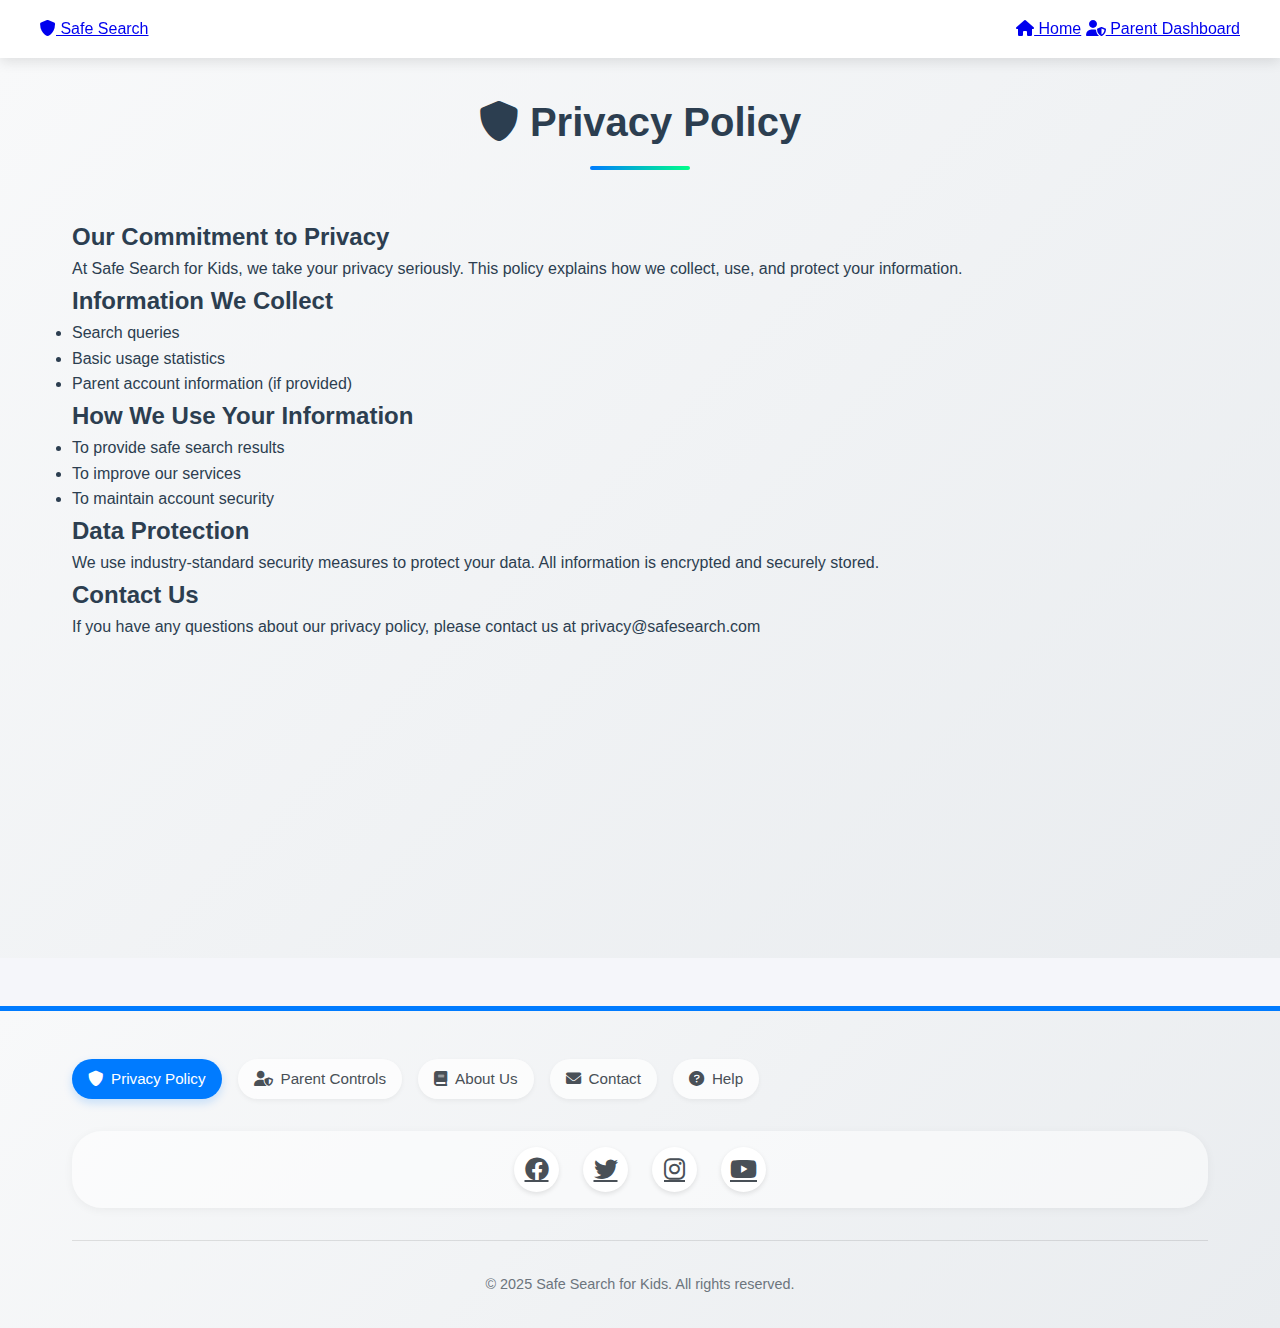
<file: SAFE-SEARCH-FOR-KIDS/EXTENSION PROTOTYPE/website/Safe-search-for-kids-/ai search/privacy-policy.html>
<!DOCTYPE html>
<html lang="en">
<head>
    <meta charset="UTF-8">
    <meta name="viewport" content="width=device-width, initial-scale=1.0">
    <title>Privacy Policy - Safe Search for Kids</title>
    <link rel="stylesheet" href="css/style.css">
    <link rel="stylesheet" href="https://cdnjs.cloudflare.com/ajax/libs/font-awesome/6.0.0/css/all.min.css">
    <link rel="stylesheet" href="https://cdnjs.cloudflare.com/ajax/libs/animate.css/4.1.1/animate.min.css">
</head>
<body>
    <header>
        <nav>
            <div class="logo">
                <a href="index.html">
                    <i class="fas fa-shield-alt"></i>
                    Safe Search
                </a>
            </div>
            <div class="nav-links">
                <a href="index.html"><i class="fas fa-home"></i> Home</a>
                <a href="parent-dashboard.html"><i class="fas fa-user-shield"></i> Parent Dashboard</a>
            </div>
        </nav>
    </header>

    <main class="content-page">
        <div class="page-container animate__animated animate__fadeIn">
            <h1><i class="fas fa-shield-alt"></i> Privacy Policy</h1>
            
            <section class="policy-section">
                <h2>Our Commitment to Privacy</h2>
                <p>At Safe Search for Kids, we take your privacy seriously. This policy explains how we collect, use, and protect your information.</p>
            </section>

            <section class="policy-section">
                <h2>Information We Collect</h2>
                <ul>
                    <li>Search queries</li>
                    <li>Basic usage statistics</li>
                    <li>Parent account information (if provided)</li>
                </ul>
            </section>

            <section class="policy-section">
                <h2>How We Use Your Information</h2>
                <ul>
                    <li>To provide safe search results</li>
                    <li>To improve our services</li>
                    <li>To maintain account security</li>
                </ul>
            </section>

            <section class="policy-section">
                <h2>Data Protection</h2>
                <p>We use industry-standard security measures to protect your data. All information is encrypted and securely stored.</p>
            </section>

            <section class="policy-section">
                <h2>Contact Us</h2>
                <p>If you have any questions about our privacy policy, please contact us at privacy@safesearch.com</p>
            </section>
        </div>
    </main>

    <footer>
        <div class="footer-content">
            <div class="footer-links">
                <a href="privacy-policy.html" class="active"><i class="fas fa-shield-alt"></i> Privacy Policy</a>
                <a href="parent-controls.html"><i class="fas fa-user-shield"></i> Parent Controls</a>
                <a href="about.html"><i class="fas fa-book"></i> About Us</a>
                <a href="contact.html"><i class="fas fa-envelope"></i> Contact</a>
                <a href="help.html"><i class="fas fa-question-circle"></i> Help</a>
            </div>
            <div class="footer-social">
                <a href="#" class="social-icon"><i class="fab fa-facebook"></i></a>
                <a href="#" class="social-icon"><i class="fab fa-twitter"></i></a>
                <a href="#" class="social-icon"><i class="fab fa-instagram"></i></a>
                <a href="#" class="social-icon"><i class="fab fa-youtube"></i></a>
            </div>
            <div class="footer-bottom">
                <p>&copy; 2025 Safe Search for Kids. All rights reserved.</p>
            </div>
        </div>
    </footer>

    <script src="js/main.js"></script>
    <script src="js/page-interactions.js"></script>
</body>
</html>
</file>
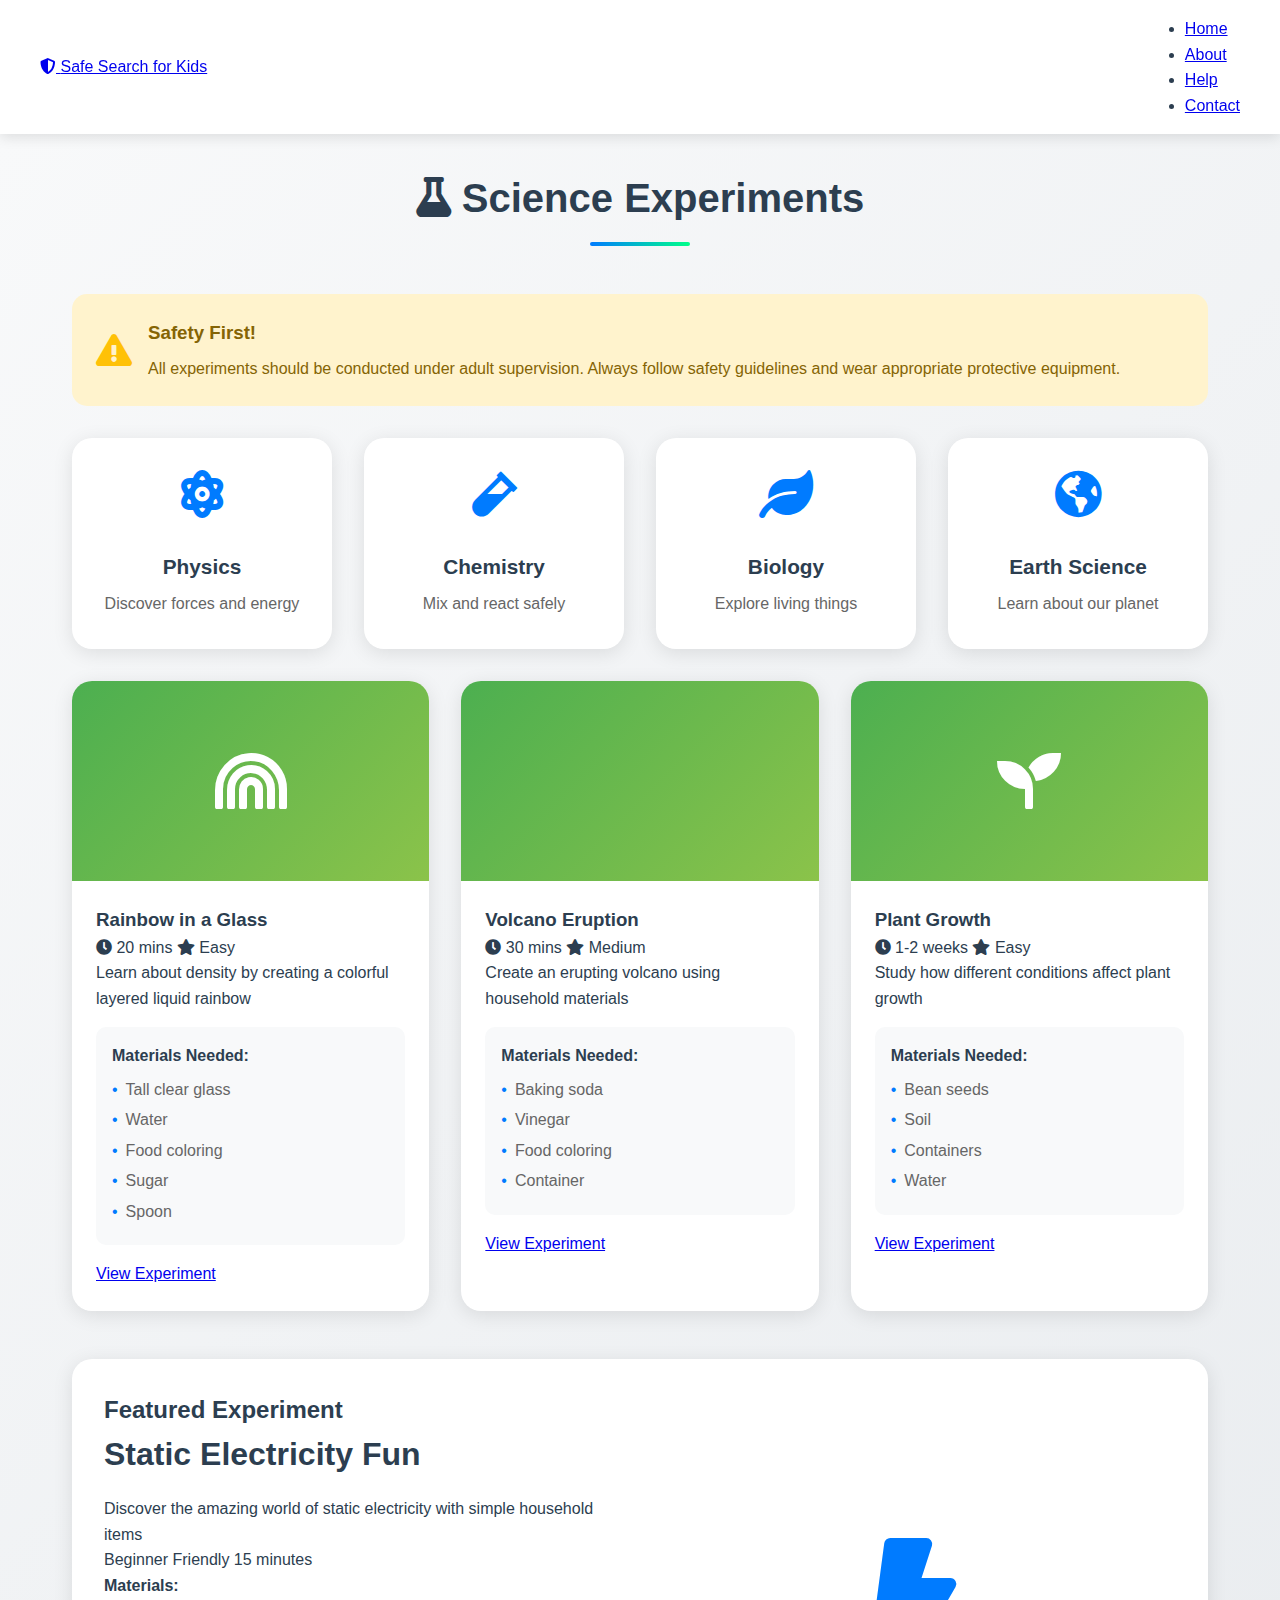
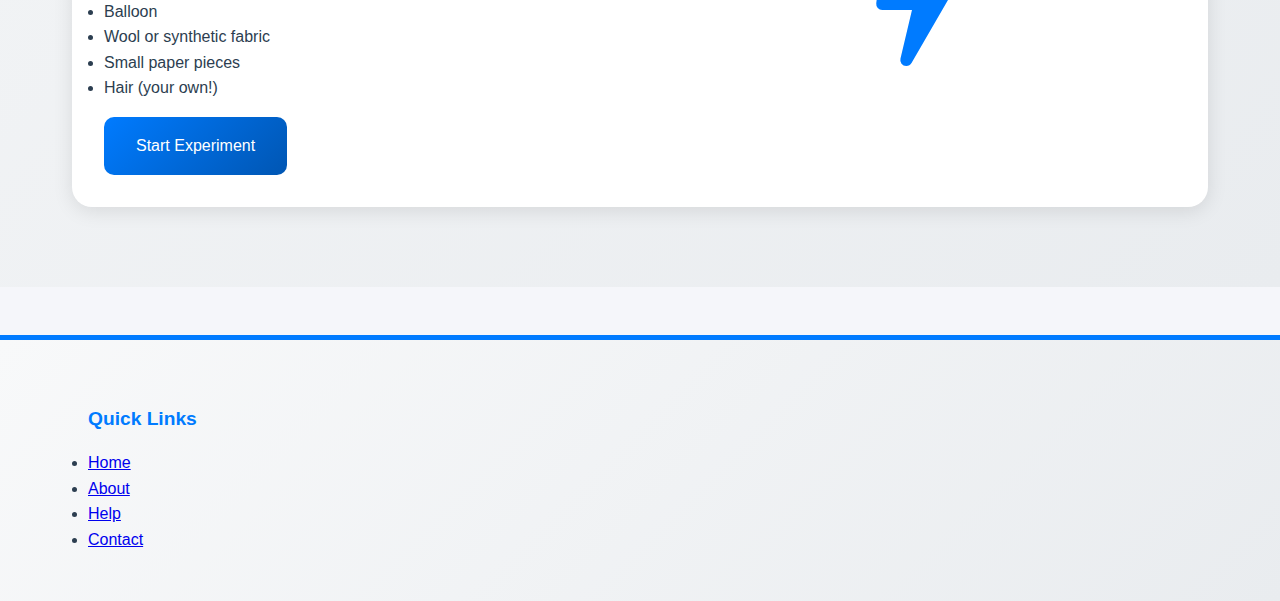
<file: SAFE-SEARCH-FOR-KIDS/EXTENSION PROTOTYPE/website/Safe-search-for-kids-/ai search/science-experiments.html>
<!DOCTYPE html>
<html lang="en">
<head>
    <meta charset="UTF-8">
    <meta name="viewport" content="width=device-width, initial-scale=1.0">
    <title>Science Experiments - Safe Search for Kids</title>
    <link rel="stylesheet" href="css/style.css">
    <link rel="stylesheet" href="https://cdnjs.cloudflare.com/ajax/libs/font-awesome/5.15.4/css/all.min.css">
</head>
<body>
    <header>
        <nav>
            <div class="logo">
                <a href="index.html">
                    <i class="fas fa-shield-alt"></i>
                    <span>Safe Search for Kids</span>
                </a>
            </div>
            <ul class="nav-links">
                <li><a href="index.html">Home</a></li>
                <li><a href="about.html">About</a></li>
                <li><a href="help.html">Help</a></li>
                <li><a href="contact.html">Contact</a></li>
            </ul>
        </nav>
    </header>

    <main class="content-page">
        <div class="page-container">
            <h1><i class="fas fa-flask"></i> Science Experiments</h1>

            <div class="safety-notice">
                <i class="fas fa-exclamation-triangle"></i>
                <div>
                    <h3>Safety First!</h3>
                    <p>All experiments should be conducted under adult supervision. Always follow safety guidelines and wear appropriate protective equipment.</p>
                </div>
            </div>

            <section class="experiment-categories">
                <div class="category-card">
                    <i class="fas fa-atom"></i>
                    <h3>Physics</h3>
                    <p>Discover forces and energy</p>
                </div>
                <div class="category-card">
                    <i class="fas fa-vial"></i>
                    <h3>Chemistry</h3>
                    <p>Mix and react safely</p>
                </div>
                <div class="category-card">
                    <i class="fas fa-leaf"></i>
                    <h3>Biology</h3>
                    <p>Explore living things</p>
                </div>
                <div class="category-card">
                    <i class="fas fa-globe-americas"></i>
                    <h3>Earth Science</h3>
                    <p>Learn about our planet</p>
                </div>
            </section>

            <section class="experiments-grid">
                <div class="experiment-card">
                    <div class="experiment-image">
                        <i class="fas fa-rainbow"></i>
                    </div>
                    <div class="experiment-content">
                        <h3>Rainbow in a Glass</h3>
                        <div class="experiment-details">
                            <span><i class="fas fa-clock"></i> 20 mins</span>
                            <span><i class="fas fa-star"></i> Easy</span>
                        </div>
                        <p>Learn about density by creating a colorful layered liquid rainbow</p>
                        <div class="materials">
                            <h4>Materials Needed:</h4>
                            <ul>
                                <li>Tall clear glass</li>
                                <li>Water</li>
                                <li>Food coloring</li>
                                <li>Sugar</li>
                                <li>Spoon</li>
                            </ul>
                        </div>
                        <a href="#" class="view-btn">View Experiment</a>
                    </div>
                </div>

                <div class="experiment-card">
                    <div class="experiment-image">
                        <i class="fas fa-volcano"></i>
                    </div>
                    <div class="experiment-content">
                        <h3>Volcano Eruption</h3>
                        <div class="experiment-details">
                            <span><i class="fas fa-clock"></i> 30 mins</span>
                            <span><i class="fas fa-star"></i> Medium</span>
                        </div>
                        <p>Create an erupting volcano using household materials</p>
                        <div class="materials">
                            <h4>Materials Needed:</h4>
                            <ul>
                                <li>Baking soda</li>
                                <li>Vinegar</li>
                                <li>Food coloring</li>
                                <li>Container</li>
                            </ul>
                        </div>
                        <a href="#" class="view-btn">View Experiment</a>
                    </div>
                </div>

                <div class="experiment-card">
                    <div class="experiment-image">
                        <i class="fas fa-seedling"></i>
                    </div>
                    <div class="experiment-content">
                        <h3>Plant Growth</h3>
                        <div class="experiment-details">
                            <span><i class="fas fa-clock"></i> 1-2 weeks</span>
                            <span><i class="fas fa-star"></i> Easy</span>
                        </div>
                        <p>Study how different conditions affect plant growth</p>
                        <div class="materials">
                            <h4>Materials Needed:</h4>
                            <ul>
                                <li>Bean seeds</li>
                                <li>Soil</li>
                                <li>Containers</li>
                                <li>Water</li>
                            </ul>
                        </div>
                        <a href="#" class="view-btn">View Experiment</a>
                    </div>
                </div>
            </section>

            <section class="featured-experiment">
                <h2>Featured Experiment</h2>
                <div class="featured-content">
                    <div class="featured-info">
                        <h3>Static Electricity Fun</h3>
                        <p>Discover the amazing world of static electricity with simple household items</p>
                        <div class="experiment-level">
                            <span class="level">Beginner Friendly</span>
                            <span class="time">15 minutes</span>
                        </div>
                        <div class="materials-needed">
                            <h4>Materials:</h4>
                            <ul>
                                <li>Balloon</li>
                                <li>Wool or synthetic fabric</li>
                                <li>Small paper pieces</li>
                                <li>Hair (your own!)</li>
                            </ul>
                        </div>
                        <a href="#" class="start-btn">Start Experiment</a>
                    </div>
                    <div class="featured-image">
                        <i class="fas fa-bolt"></i>
                    </div>
                </div>
            </section>
        </div>
    </main>

    <footer>
        <div class="footer-content">
            <div class="footer-section">
                <h3>Quick Links</h3>
                <ul>
                    <li><a href="index.html">Home</a></li>
                    <li><a href="about.html">About</a></li>
                    <li><a href="help.html">Help</a></li>
                    <li><a href="contact.html">Contact</a></li>
                </ul>
            </div>
        </div>
    </footer>

    <script src="js/main.js"></script>
    <script src="js/page-interactions.js"></script>
</body>
</html>
</file>
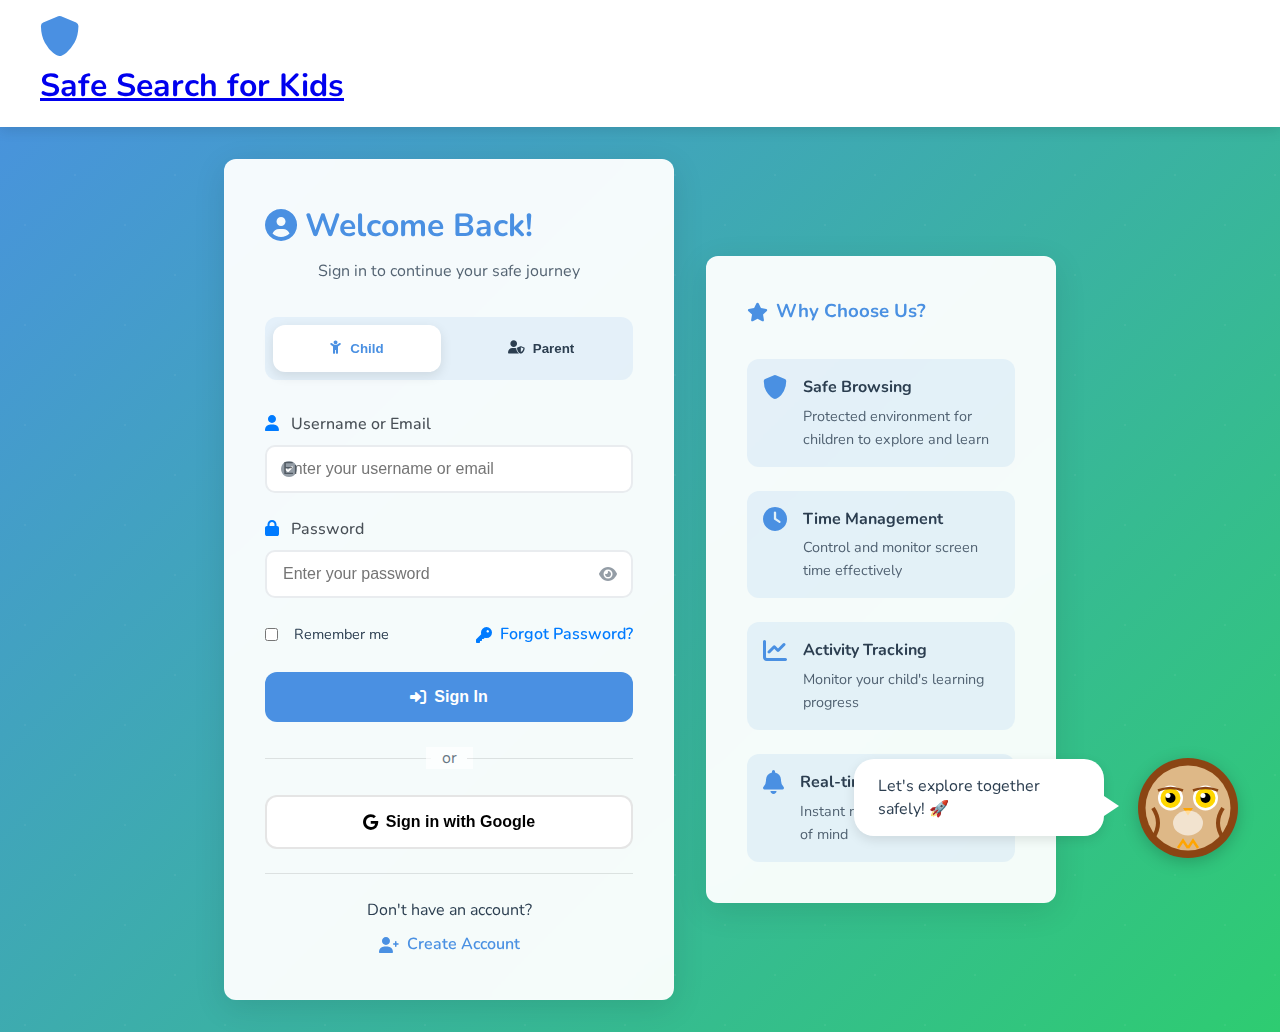
<file: SAFE-SEARCH-FOR-KIDS/EXTENSION PROTOTYPE/website/Safe-search-for-kids-/ai search/signin.html>
<!DOCTYPE html>
<html lang="en">
<head>
    <meta charset="UTF-8">
    <meta name="viewport" content="width=device-width, initial-scale=1.0">
    <title>Sign In - Safe Search for Kids</title>
    <link rel="stylesheet" href="css/style.css">
    <link href="https://fonts.googleapis.com/css2?family=Nunito:wght@400;600;700&display=swap" rel="stylesheet">
    <link rel="stylesheet" href="https://cdnjs.cloudflare.com/ajax/libs/font-awesome/6.0.0/css/all.min.css">
    <link rel="stylesheet" href="https://cdnjs.cloudflare.com/ajax/libs/animate.css/4.1.1/animate.min.css">
</head>
<body class="signin-page">
    <div class="signin-background"></div>
    
    <header>
        <nav>
            <div class="logo animate__animated animate__fadeIn">
                <a href="index.html" class="logo-link">
                    <i class="fas fa-shield-alt logo-icon"></i>
                    <h1>Safe Search for Kids</h1>
                </a>
            </div>
        </nav>
    </header>

    <div class="mascot-container animate__animated animate__bounceIn">
        <div class="mascot">
            <object data="images/mascot.svg" type="image/svg+xml" id="mascot-image" class="mascot-svg"></object>
            <div class="mascot-speech-bubble">
                <p id="mascot-message">Welcome! I'm Owly, your friendly guide! 🦉</p>
            </div>
        </div>
    </div>

    <main class="signin-container">
        <div class="signin-box animate__animated animate__fadeInUp">
            <div class="signin-header">
                <h2><i class="fas fa-user-circle"></i> Welcome Back!</h2>
                <p>Sign in to continue your safe journey</p>
            </div>

            <div class="user-type-toggle">
                <button class="active" data-type="child">
                    <i class="fas fa-child"></i>
                    Child
                </button>
                <button data-type="parent">
                    <i class="fas fa-user-shield"></i>
                    Parent
                </button>
            </div>

            <form id="signin-form" class="animate__animated animate__fadeIn">
                <div class="form-group">
                    <label for="username">
                        <i class="fas fa-user"></i>
                        Username or Email
                    </label>
                    <div class="input-wrapper">
                        <input type="text" id="username" name="username" required 
                               placeholder="Enter your username or email">
                        <i class="fas fa-check-circle success-icon"></i>
                    </div>
                </div>

                <div class="form-group">
                    <label for="password">
                        <i class="fas fa-lock"></i>
                        Password
                    </label>
                    <div class="input-wrapper">
                        <input type="password" id="password" name="password" required
                               placeholder="Enter your password">
                        <i class="fas fa-eye toggle-password"></i>
                    </div>
                </div>

                <div class="form-options">
                    <label class="remember-me">
                        <input type="checkbox" name="remember">
                        <span class="checkmark"></span>
                        Remember me
                    </label>
                    <a href="forgot-password.html" class="forgot-password">
                        <i class="fas fa-key"></i>
                        Forgot Password?
                    </a>
                </div>

                <div class="form-group">
                    <button type="submit" class="signin-btn">
                        <i class="fas fa-sign-in-alt"></i>
                        Sign In
                        <div class="button-loader">
                            <i class="fas fa-circle-notch fa-spin"></i>
                        </div>
                    </button>
                </div>

                <div class="form-divider">
                    <span>or</span>
                </div>

                <div class="social-signin">
                    <button type="button" class="google-signin">
                        <i class="fab fa-google"></i>
                        Sign in with Google
                    </button>
                </div>
            </form>

            <div class="signup-prompt">
                <p>Don't have an account?</p>
                <a href="register.html" class="signup-link">
                    <i class="fas fa-user-plus"></i>
                    Create Account
                </a>
            </div>
        </div>

        <div class="features-sidebar animate__animated animate__fadeInRight">
            <h3><i class="fas fa-star"></i> Why Choose Us?</h3>
            <div class="feature-list">
                <div class="feature-item">
                    <i class="fas fa-shield-alt"></i>
                    <div class="feature-text">
                        <h4>Safe Browsing</h4>
                        <p>Protected environment for children to explore and learn</p>
                    </div>
                </div>
                <div class="feature-item">
                    <i class="fas fa-clock"></i>
                    <div class="feature-text">
                        <h4>Time Management</h4>
                        <p>Control and monitor screen time effectively</p>
                    </div>
                </div>
                <div class="feature-item">
                    <i class="fas fa-chart-line"></i>
                    <div class="feature-text">
                        <h4>Activity Tracking</h4>
                        <p>Monitor your child's learning progress</p>
                    </div>
                </div>
                <div class="feature-item">
                    <i class="fas fa-bell"></i>
                    <div class="feature-text">
                        <h4>Real-time Alerts</h4>
                        <p>Instant notifications for peace of mind</p>
                    </div>
                </div>
            </div>
        </div>
    </main>

    <script src="https://cdnjs.cloudflare.com/ajax/libs/gsap/3.7.1/gsap.min.js"></script>
    <script src="js/auth.js"></script>
</body>
</html>
</file>
<file: SAFE-SEARCH-FOR-KIDS/EXTENSION PROTOTYPE/website/Safe-search-for-kids-/ai search/css/style.css>
:root {
    --primary-color: #4A90E2;
    --secondary-color: #2ECC71;
    --accent-color: #F1C40F;
    --text-color: #2C3E50;
    --background-color: #F5F6FA;
    --danger-color: #E74C3C;
    --success-color: #27AE60;
    --border-radius: 12px;
    --transition-speed: 0.3s;
}

* {
    margin: 0;
    padding: 0;
    box-sizing: border-box;
    transition: all var(--transition-speed) ease;
}

body {
    font-family: 'Nunito', sans-serif;
    line-height: 1.6;
    color: var(--text-color);
    background-color: var(--background-color);
}

/* Header Styles */
header {
    background-color: white;
    box-shadow: 0 4px 12px rgba(0,0,0,0.1);
    padding: 1rem 2rem;
    position: sticky;
    top: 0;
    z-index: 100;
}

nav {
    display: flex;
    justify-content: space-between;
    align-items: center;
    max-width: 1200px;
    margin: 0 auto;
}

.logo {
    display: flex;
    align-items: center;
    gap: 1rem;
}

.logo-icon {
    font-size: 2.5rem;
    color: var(--primary-color);
    margin-right: 1rem;
    animation: pulse 2s infinite;
}

.logo:hover {
    transform: scale(1.05);
}

#logo {
    height: 50px;
    transition: transform 0.3s ease;
}

.sign-in-btn {
    background-color: var(--primary-color);
    color: white;
    padding: 0.8rem 1.5rem;
    border-radius: var(--border-radius);
    text-decoration: none;
    font-weight: bold;
    transition: transform 0.3s ease, box-shadow 0.3s ease;
}

.sign-in-btn i {
    margin-right: 0.5rem;
}

.sign-in-btn:hover {
    transform: translateY(-2px);
    box-shadow: 0 4px 12px rgba(74, 144, 226, 0.3);
}

/* Search Section Styles */
.search-section {
    text-align: center;
    padding: 6rem 2rem;
    background: linear-gradient(135deg, var(--primary-color), var(--secondary-color));
    color: white;
    position: relative;
    overflow: hidden;
}

.search-section::before {
    content: '';
    position: absolute;
    top: 0;
    left: 0;
    right: 0;
    bottom: 0;
    background: url('data:image/svg+xml,<svg xmlns="http://www.w3.org/2000/svg" viewBox="0 0 100 100"><circle cx="50" cy="50" r="40" fill="rgba(255,255,255,0.1)"/></svg>');
    opacity: 0.1;
    animation: rotate 60s linear infinite;
}

@keyframes rotate {
    from { transform: rotate(0deg); }
    to { transform: rotate(360deg); }
}

.search-container {
    max-width: 700px;
    margin: 2rem auto;
    position: relative;
    z-index: 1;
}

.search-input-wrapper {
    position: relative;
    display: inline-block;
    width: 70%;
}

.search-icon {
    position: absolute;
    left: 1rem;
    top: 50%;
    transform: translateY(-50%);
    color: #666;
    font-size: 1.2rem;
}

#search-input {
    width: 100%;
    padding: 1.2rem;
    padding-left: 3rem;
    border: none;
    border-radius: var(--border-radius);
    font-size: 1.2rem;
    box-shadow: 0 4px 12px rgba(0,0,0,0.1);
    transition: all 0.3s ease;
}

#search-input:focus {
    outline: none;
    box-shadow: 0 6px 16px rgba(0,0,0,0.2);
    transform: translateY(-2px);
}

#search-btn {
    padding: 1.2rem 2.5rem;
    background-color: var(--accent-color);
    border: none;
    border-radius: var(--border-radius);
    color: var(--text-color);
    font-weight: bold;
    cursor: pointer;
    transition: all 0.3s ease;
    margin-left: 1rem;
    box-shadow: 0 4px 12px rgba(241, 196, 15, 0.3);
}

.search-btn i {
    margin-right: 0.5rem;
}

#search-btn:hover {
    transform: translateY(-2px);
    box-shadow: 0 6px 16px rgba(241, 196, 15, 0.4);
}

/* Categories Section */
.categories {
    padding: 6rem 2rem;
    background: white;
}

.categories h2 {
    text-align: center;
    margin-bottom: 3rem;
    font-size: 2.5rem;
    color: var(--primary-color);
}

.category-grid {
    display: grid;
    grid-template-columns: repeat(auto-fit, minmax(250px, 1fr));
    gap: 2rem;
    max-width: 1200px;
    margin: 0 auto;
}

.category-card {
    background: white;
    padding: 2rem;
    border-radius: var(--border-radius);
    text-align: center;
    cursor: pointer;
    transition: all 0.3s ease;
    box-shadow: 0 4px 12px rgba(0,0,0,0.1);
    position: relative;
    overflow: hidden;
}

.category-icon {
    font-size: 3rem;
    color: var(--primary-color);
    margin-bottom: 1rem;
    transition: transform 0.3s ease;
}

.category-card:hover .category-icon {
    transform: scale(1.2) rotate(5deg);
    animation: bounce 0.5s ease;
}

.category-card:hover {
    transform: translateY(-10px);
    box-shadow: 0 8px 24px rgba(0,0,0,0.15);
}

.category-card::before {
    content: '';
    position: absolute;
    top: 0;
    left: 0;
    width: 100%;
    height: 100%;
    background: linear-gradient(135deg, var(--primary-color), var(--secondary-color));
    opacity: 0;
    transition: opacity 0.3s ease;
    z-index: 1;
}

.category-card:hover::before {
    opacity: 0.1;
}

.category-card img {
    width: 80px;
    height: 80px;
    margin-bottom: 1rem;
    transition: transform 0.3s ease;
}

.category-card:hover img {
    transform: scale(1.1);
}

.category-card h3 {
    color: var(--primary-color);
    margin-top: 1rem;
    font-size: 1.3rem;
}

.category-card p i {
    margin-right: 0.5rem;
    color: var(--secondary-color);
}

/* Search Results */
.search-results {
    padding: 2rem;
    max-width: 800px;
    margin: 0 auto;
}

.search-result {
    background: white;
    padding: 1.5rem;
    border-radius: var(--border-radius);
    margin-bottom: 1.5rem;
    box-shadow: 0 4px 12px rgba(0,0,0,0.1);
    transition: all 0.3s ease;
}

.search-result:hover {
    transform: translateY(-5px);
    box-shadow: 0 6px 16px rgba(0,0,0,0.15);
}

.search-result h3 {
    color: var(--primary-color);
    margin-bottom: 0.5rem;
}

.search-result a {
    color: var(--primary-color);
    text-decoration: none;
    transition: color 0.3s ease;
}

.search-result a:hover {
    color: var(--secondary-color);
}

/* Loading Animation */
.loading {
    display: flex;
    justify-content: center;
    align-items: center;
    padding: 2rem;
}

.loading::after {
    content: '';
    width: 40px;
    height: 40px;
    border: 4px solid #f3f3f3;
    border-top: 4px solid var(--primary-color);
    border-radius: 50%;
    animation: spin 1s linear infinite;
}

@keyframes spin {
    0% { transform: rotate(0deg); }
    100% { transform: rotate(360deg); }
}

/* Sign In Page Styles */
.signin-page {
    min-height: 100vh;
    background: linear-gradient(135deg, var(--primary-color) 0%, var(--secondary-color) 100%);
    position: relative;
    overflow-x: hidden;
}

.signin-background {
    position: absolute;
    top: 0;
    left: 0;
    width: 100%;
    height: 100%;
    background-image: 
        radial-gradient(circle at 25% 25%, rgba(255,255,255,0.1) 1%, transparent 1%),
        radial-gradient(circle at 75% 75%, rgba(255,255,255,0.1) 1%, transparent 1%);
    background-size: 100px 100px;
    opacity: 0.5;
    pointer-events: none;
}

.signin-container {
    display: flex;
    justify-content: center;
    align-items: center;
    min-height: calc(100vh - 80px);
    padding: 2rem;
    gap: 2rem;
}

.signin-box {
    background: rgba(255, 255, 255, 0.95);
    padding: 2.5rem;
    border-radius: var(--border-radius);
    box-shadow: 0 8px 32px rgba(0,0,0,0.1);
    width: 100%;
    max-width: 450px;
    backdrop-filter: blur(10px);
    border: 1px solid rgba(255,255,255,0.2);
}

.signin-header {
    text-align: center;
    margin-bottom: 2rem;
}

.signin-header h2 {
    color: var(--primary-color);
    font-size: 2rem;
    margin-bottom: 0.5rem;
    display: flex;
    align-items: center;
    gap: 0.5rem;
}

.signin-header p {
    color: var(--text-color);
    opacity: 0.8;
}

.user-type-toggle {
    display: flex;
    gap: 1rem;
    margin-bottom: 2rem;
    background: rgba(74, 144, 226, 0.1);
    padding: 0.5rem;
    border-radius: var(--border-radius);
}

.user-type-toggle button {
    flex: 1;
    padding: 1rem;
    border: none;
    border-radius: var(--border-radius);
    background: transparent;
    color: var(--text-color);
    font-weight: 600;
    cursor: pointer;
    transition: all 0.3s ease;
    display: flex;
    align-items: center;
    justify-content: center;
    gap: 0.5rem;
}

.user-type-toggle button.active {
    background: white;
    color: var(--primary-color);
    box-shadow: 0 4px 12px rgba(0,0,0,0.1);
}

.user-type-toggle button:hover:not(.active) {
    background: rgba(255,255,255,0.5);
}

.form-group {
    margin-bottom: 1.5rem;
}

.form-group label {
    display: flex;
    align-items: center;
    gap: 0.5rem;
    margin-bottom: 0.5rem;
    color: var(--text-color);
    font-weight: 600;
}

.input-wrapper {
    position: relative;
}

.input-wrapper input {
    width: 100%;
    padding: 1rem;
    padding-left: 2.5rem;
    border: 2px solid rgba(0,0,0,0.1);
    border-radius: var(--border-radius);
    font-size: 1rem;
    transition: all 0.3s ease;
}

.input-wrapper input:focus {
    border-color: var(--primary-color);
    box-shadow: 0 0 0 3px rgba(74, 144, 226, 0.2);
}

.input-wrapper i {
    position: absolute;
    left: 1rem;
    top: 50%;
    transform: translateY(-50%);
    color: var(--text-color);
    opacity: 0.5;
}

.toggle-password {
    left: auto !important;
    right: 1rem;
    cursor: pointer;
}

.form-options {
    display: flex;
    justify-content: space-between;
    align-items: center;
    margin-bottom: 1.5rem;
}

.remember-me {
    display: flex;
    align-items: center;
    gap: 0.5rem;
    cursor: pointer;
}

.forgot-password {
    color: var(--primary-color);
    text-decoration: none;
    font-weight: 600;
    display: flex;
    align-items: center;
    gap: 0.5rem;
}

.signin-btn {
    width: 100%;
    padding: 1rem;
    background: var(--primary-color);
    color: white;
    border: none;
    border-radius: var(--border-radius);
    font-size: 1rem;
    font-weight: 600;
    cursor: pointer;
    transition: all 0.3s ease;
    display: flex;
    align-items: center;
    justify-content: center;
    gap: 0.5rem;
    position: relative;
}

.signin-btn:hover {
    background: var(--primary-color-dark);
    transform: translateY(-2px);
    box-shadow: 0 4px 12px rgba(74, 144, 226, 0.3);
}

.button-loader {
    position: absolute;
    right: 1rem;
    display: none;
}

.form-divider {
    text-align: center;
    margin: 1.5rem 0;
    position: relative;
}

.form-divider::before,
.form-divider::after {
    content: '';
    position: absolute;
    top: 50%;
    width: 45%;
    height: 1px;
    background: rgba(0,0,0,0.1);
}

.form-divider::before {
    left: 0;
}

.form-divider::after {
    right: 0;
}

.form-divider span {
    background: white;
    padding: 0 1rem;
    color: var(--text-color);
    opacity: 0.7;
}

.social-signin {
    margin-bottom: 1.5rem;
}

.google-signin {
    width: 100%;
    padding: 1rem;
    background: white;
    border: 2px solid rgba(0,0,0,0.1);
    border-radius: var(--border-radius);
    font-size: 1rem;
    font-weight: 600;
    cursor: pointer;
    transition: all 0.3s ease;
    display: flex;
    align-items: center;
    justify-content: center;
    gap: 0.5rem;
}

.google-signin:hover {
    background: #f8f9fa;
    transform: translateY(-2px);
    box-shadow: 0 4px 12px rgba(0,0,0,0.1);
}

.signup-prompt {
    text-align: center;
    margin-top: 1.5rem;
    padding-top: 1.5rem;
    border-top: 1px solid rgba(0,0,0,0.1);
}

.signup-prompt p {
    margin-bottom: 0.5rem;
    color: var(--text-color);
}

.signup-link {
    color: var(--primary-color);
    text-decoration: none;
    font-weight: 600;
    display: inline-flex;
    align-items: center;
    gap: 0.5rem;
}

.features-sidebar {
    background: rgba(255, 255, 255, 0.95);
    padding: 2.5rem;
    border-radius: var(--border-radius);
    box-shadow: 0 8px 32px rgba(0,0,0,0.1);
    width: 100%;
    max-width: 350px;
    backdrop-filter: blur(10px);
    border: 1px solid rgba(255,255,255,0.2);
    display: none;
}

@media (min-width: 1024px) {
    .features-sidebar {
        display: block;
    }
}

.features-sidebar h3 {
    color: var(--primary-color);
    margin-bottom: 2rem;
    display: flex;
    align-items: center;
    gap: 0.5rem;
}

.feature-list {
    display: flex;
    flex-direction: column;
    gap: 1.5rem;
}

.feature-item {
    display: flex;
    align-items: flex-start;
    gap: 1rem;
    padding: 1rem;
    background: rgba(74, 144, 226, 0.1);
    border-radius: var(--border-radius);
    transition: all 0.3s ease;
}

.feature-item:hover {
    transform: translateX(5px);
    background: rgba(74, 144, 226, 0.15);
}

.feature-item i {
    font-size: 1.5rem;
    color: var(--primary-color);
}

.feature-text h4 {
    color: var(--text-color);
    margin-bottom: 0.25rem;
}

.feature-text p {
    color: var(--text-color);
    opacity: 0.8;
    font-size: 0.9rem;
}

/* Dashboard Styles */
.dashboard {
    background-color: #f0f2f5;
}

.dashboard-container {
    display: flex;
    max-width: 1400px;
    margin: 0 auto;
    padding: 2rem;
    gap: 2rem;
}

.dashboard-sidebar {
    width: 250px;
    background: white;
    border-radius: var(--border-radius);
    padding: 1rem;
    box-shadow: 0 4px 12px rgba(0,0,0,0.1);
}

.dashboard-sidebar ul {
    list-style: none;
    padding: 0;
}

.dashboard-sidebar li {
    margin-bottom: 0.5rem;
}

.dashboard-sidebar a {
    display: flex;
    align-items: center;
    padding: 1rem;
    color: var(--text-color);
    text-decoration: none;
    border-radius: var(--border-radius);
    transition: all 0.3s ease;
}

.dashboard-sidebar a i {
    margin-right: 1rem;
    font-size: 1.2rem;
    width: 24px;
    text-align: center;
    color: var(--primary-color);
}

.dashboard-sidebar li.active a {
    background: var(--primary-color);
    color: white;
}

.dashboard-sidebar li.active a i {
    color: white;
}

.dashboard-sidebar a:hover {
    background: rgba(74, 144, 226, 0.1);
    transform: translateX(5px);
}

.alert-badge {
    background: var(--danger-color);
    color: white;
    padding: 0.2rem 0.6rem;
    border-radius: 12px;
    font-size: 0.8rem;
    margin-left: auto;
}

.monitoring-grid {
    display: grid;
    grid-template-columns: repeat(auto-fit, minmax(300px, 1fr));
    gap: 1.5rem;
    margin: 2rem 0;
}

.monitoring-card {
    background: white;
    padding: 1.5rem;
    border-radius: var(--border-radius);
    box-shadow: 0 4px 12px rgba(0,0,0,0.1);
    transition: all 0.3s ease;
}

.monitoring-card:hover {
    transform: translateY(-5px);
    box-shadow: 0 6px 16px rgba(0,0,0,0.15);
}

.monitoring-card h3 {
    display: flex;
    align-items: center;
    margin-bottom: 1rem;
    color: var(--primary-color);
}

.monitoring-card h3 i {
    margin-right: 0.5rem;
    font-size: 1.2rem;
}

.status-indicator {
    display: flex;
    align-items: center;
    gap: 0.5rem;
    padding: 0.5rem 1rem;
    background: rgba(46, 204, 113, 0.1);
    border-radius: var(--border-radius);
}

.status-indicator i {
    color: var(--success-color);
}

.activity-item {
    display: flex;
    align-items: flex-start;
    padding: 1rem;
    border-bottom: 1px solid #eee;
    transition: all 0.3s ease;
}

.activity-item:hover {
    background: rgba(74, 144, 226, 0.05);
}

.activity-item i {
    margin-right: 1rem;
    color: var(--primary-color);
    font-size: 1.2rem;
}

.activity-details {
    flex: 1;
}

.activity-time {
    color: #666;
    font-size: 0.9rem;
    margin-right: 1rem;
}

.quick-actions {
    margin-top: 2rem;
}

.action-buttons {
    display: grid;
    grid-template-columns: repeat(auto-fit, minmax(200px, 1fr));
    gap: 1rem;
    margin-top: 1rem;
}

.action-btn {
    display: flex;
    align-items: center;
    justify-content: center;
    padding: 1rem;
    background: white;
    border: none;
    border-radius: var(--border-radius);
    color: var(--text-color);
    font-weight: bold;
    cursor: pointer;
    transition: all 0.3s ease;
    box-shadow: 0 4px 12px rgba(0,0,0,0.1);
}

.action-btn i {
    margin-right: 0.5rem;
    font-size: 1.2rem;
    color: var(--primary-color);
}

.action-btn:hover {
    transform: translateY(-2px);
    box-shadow: 0 6px 16px rgba(0,0,0,0.15);
}

.stats-container {
    display: grid;
    grid-template-columns: 1fr 1fr;
    gap: 1rem;
}

.stat-item {
    display: flex;
    align-items: center;
    padding: 0.5rem;
    background: rgba(74, 144, 226, 0.1);
    border-radius: var(--border-radius);
}

.stat-item i {
    margin-right: 0.5rem;
    color: var(--primary-color);
}

.extend-time-btn {
    display: flex;
    align-items: center;
    justify-content: center;
    width: 100%;
    padding: 0.8rem;
    margin-top: 1rem;
    background: var(--secondary-color);
    color: white;
    border: none;
    border-radius: var(--border-radius);
    cursor: pointer;
    transition: all 0.3s ease;
}

.extend-time-btn:hover {
    transform: translateY(-2px);
    box-shadow: 0 4px 12px rgba(46, 204, 113, 0.3);
}

.extend-time-btn i {
    margin-right: 0.5rem;
}

/* Alert Styles */
.alert-container {
    position: fixed;
    top: 20px;
    right: 20px;
    z-index: 1000;
}

.alert {
    padding: 1rem;
    border-radius: var(--border-radius);
    margin-bottom: 1rem;
    animation: slideIn 0.3s ease-out;
}

@keyframes slideIn {
    from {
        transform: translateX(100%);
    }
    to {
        transform: translateX(0);
    }
}

/* Icon Styles */
@keyframes pulse {
    0% {
        transform: scale(1);
    }
    50% {
        transform: scale(1.1);
    }
    100% {
        transform: scale(1);
    }
}

.fun-fact i {
    color: var(--accent-color);
    margin-right: 0.5rem;
}

.footer-section i {
    margin-right: 0.5rem;
    color: var(--primary-color);
}

.footer-section ul li i {
    width: 20px;
    text-align: center;
}

@keyframes bounce {
    0%, 100% { transform: translateY(0); }
    50% { transform: translateY(-10px); }
}

@keyframes pulse {
    0% {
        transform: scale(1);
        opacity: 1;
    }
    50% {
        transform: scale(1.2);
        opacity: 0.7;
    }
    100% {
        transform: scale(1);
        opacity: 1;
    }
}

/* Mascot Styles */
.mascot-container {
    position: fixed;
    bottom: 2rem;
    right: 2rem;
    z-index: 1000;
    display: flex;
    align-items: flex-end;
    flex-direction: row-reverse;
}

.mascot {
    position: relative;
    display: flex;
    align-items: flex-end;
    flex-direction: row-reverse;
    cursor: pointer;
    transition: transform 0.3s ease, box-shadow 0.3s ease;
}

.mascot-svg {
    width: 120px;
    height: 120px;
    filter: drop-shadow(0 4px 8px rgba(0,0,0,0.2));
    transition: all 0.3s ease;
    transform-origin: bottom center;
}

.mascot:hover .mascot-svg {
    transform: translateY(-10px) rotate(5deg);
}

.mascot:active .mascot-svg {
    transform: translateY(5px) rotate(-5deg);
}

@keyframes wiggle {
    0%, 100% { transform: rotate(0deg); }
    25% { transform: rotate(-5deg); }
    75% { transform: rotate(5deg); }
}

.mascot-svg.wiggle {
    animation: wiggle 0.5s ease-in-out;
}

.mascot-speech-bubble {
    position: relative;
    background: white;
    border-radius: 20px;
    padding: 1rem 1.5rem;
    margin-right: 1.5rem;
    margin-bottom: 2rem;
    max-width: 250px;
    box-shadow: 0 4px 12px rgba(0,0,0,0.1);
    animation: float 3s ease-in-out infinite;
    transition: opacity 0.3s ease;
}

.mascot-speech-bubble::before {
    content: '';
    position: absolute;
    right: -15px;
    bottom: 20px;
    width: 0;
    height: 0;
    border-top: 10px solid transparent;
    border-bottom: 10px solid transparent;
    border-left: 15px solid white;
    border-right: none;
}

.mascot-speech-bubble p {
    margin: 0;
    font-size: 1rem;
    color: var(--text-color);
    line-height: 1.4;
}

@keyframes float {
    0%, 100% {
        transform: translateY(0);
    }
    50% {
        transform: translateY(-10px);
    }
}

@media (max-width: 768px) {
    .mascot-container {
        bottom: 1rem;
        right: 1rem;
        transform: scale(0.8);
        transform-origin: bottom right;
    }
    
    .mascot-speech-bubble {
        max-width: 200px;
    }
}

/* Enhanced Footer Styles */
footer {
    background: linear-gradient(135deg, #f8f9fa 0%, #e9ecef 100%);
    border-top: 5px solid #007bff;
    margin-top: 3rem;
}

.footer-content {
    padding: 3rem 2rem 2rem;
    max-width: 1200px;
    margin: 0 auto;
}

.footer-sections {
    display: grid;
    grid-template-columns: repeat(auto-fit, minmax(250px, 1fr));
    gap: 2rem;
    margin-bottom: 2rem;
}

.footer-section {
    padding: 1rem;
}

.footer-section h3 {
    color: #007bff;
    font-size: 1.2rem;
    margin-bottom: 1rem;
    display: flex;
    align-items: center;
    gap: 0.5rem;
}

.footer-section p {
    color: #666;
    line-height: 1.6;
    margin-bottom: 1rem;
}

.footer-links {
    display: flex;
    flex-wrap: wrap;
    gap: 1rem;
}

.footer-links a {
    color: #495057;
    text-decoration: none;
    padding: 0.5rem 1rem;
    border-radius: 20px;
    transition: all 0.3s ease;
    display: flex;
    align-items: center;
    gap: 0.5rem;
    font-size: 0.95rem;
    background: rgba(255, 255, 255, 0.7);
    box-shadow: 0 2px 5px rgba(0,0,0,0.05);
}

.footer-links a:hover {
    background: #007bff;
    color: white;
    transform: translateY(-2px);
    box-shadow: 0 4px 10px rgba(0,123,255,0.2);
}

.footer-links a.active {
    background: #007bff;
    color: white;
    box-shadow: 0 4px 10px rgba(0,123,255,0.2);
}

.footer-social {
    display: flex;
    justify-content: center;
    gap: 1.5rem;
    margin: 2rem 0;
    padding: 1rem;
    background: rgba(255, 255, 255, 0.5);
    border-radius: 30px;
    box-shadow: 0 2px 10px rgba(0,0,0,0.05);
}

.social-icon {
    color: #495057;
    font-size: 1.5rem;
    transition: all 0.3s ease;
    width: 45px;
    height: 45px;
    display: flex;
    align-items: center;
    justify-content: center;
    border-radius: 50%;
    background: white;
    box-shadow: 0 2px 5px rgba(0,0,0,0.1);
}

.social-icon:hover {
    color: #007bff;
    transform: translateY(-3px) scale(1.1);
    box-shadow: 0 4px 10px rgba(0,123,255,0.2);
}

.footer-bottom {
    text-align: center;
    padding-top: 2rem;
    border-top: 1px solid rgba(0,0,0,0.1);
}

.footer-bottom p {
    color: #6c757d;
    font-size: 0.9rem;
}

.quick-links {
    display: grid;
    grid-template-columns: repeat(auto-fit, minmax(150px, 1fr));
    gap: 0.5rem;
}

.quick-links a {
    color: #495057;
    text-decoration: none;
    padding: 0.5rem;
    transition: all 0.3s ease;
    display: flex;
    align-items: center;
    gap: 0.5rem;
    font-size: 0.9rem;
}

.quick-links a:hover {
    color: #007bff;
    transform: translateX(5px);
}

.footer-newsletter {
    margin-top: 1rem;
}

.footer-newsletter form {
    display: flex;
    gap: 0.5rem;
    margin-top: 1rem;
}

.footer-newsletter input {
    flex: 1;
    padding: 0.5rem 1rem;
    border: 1px solid #dee2e6;
    border-radius: 20px;
    outline: none;
    transition: all 0.3s ease;
}

.footer-newsletter input:focus {
    border-color: #007bff;
    box-shadow: 0 0 0 3px rgba(0,123,255,0.1);
}

.footer-newsletter button {
    padding: 0.5rem 1.5rem;
    background: #007bff;
    color: white;
    border: none;
    border-radius: 20px;
    cursor: pointer;
    transition: all 0.3s ease;
}

.footer-newsletter button:hover {
    background: #0056b3;
    transform: translateY(-2px);
}

@media (max-width: 768px) {
    .footer-sections {
        grid-template-columns: 1fr;
    }

    .footer-section {
        text-align: center;
    }

    .footer-section h3 {
        justify-content: center;
    }

    .footer-links {
        justify-content: center;
    }

    .quick-links {
        grid-template-columns: 1fr;
    }

    .footer-newsletter form {
        flex-direction: column;
    }

    .footer-newsletter button {
        width: 100%;
    }
}

/* Project Card Styles */
.project-card {
    background: linear-gradient(135deg, #f8f9fa 0%, #e9ecef 100%);
    padding: 2rem;
    border-radius: 15px;
    text-align: center;
    box-shadow: 0 4px 15px rgba(0,0,0,0.1);
    margin: 2rem 0;
}

.project-icon {
    font-size: 3rem;
    color: #007bff;
    margin-bottom: 1rem;
}

/* Enhanced Team Section Styles */
.team-grid {
    display: grid;
    grid-template-columns: repeat(auto-fit, minmax(250px, 1fr));
    gap: 2rem;
    margin: 2rem 0;
}

.team-card {
    background: white;
    padding: 2rem;
    border-radius: 15px;
    text-align: center;
    box-shadow: 0 4px 15px rgba(0,0,0,0.1);
    transition: transform 0.3s ease;
}

.team-card:hover {
    transform: translateY(-5px);
    box-shadow: 0 8px 25px rgba(0,0,0,0.15);
}

.team-avatar {
    width: 120px;
    height: 120px;
    margin: 0 auto 1.5rem;
    background: linear-gradient(135deg, #007bff 0%, #0056b3 100%);
    border-radius: 50%;
    display: flex;
    align-items: center;
    justify-content: center;
}

.team-avatar i {
    font-size: 4rem;
    color: white;
}

.team-card h3 {
    color: #333;
    font-size: 1.5rem;
    margin-bottom: 0.5rem;
}

.team-role {
    color: #007bff;
    font-weight: bold;
    margin-bottom: 1rem;
}

.team-info {
    color: #666;
    font-size: 0.9rem;
    line-height: 1.6;
}

@media (max-width: 768px) {
    .team-grid {
        grid-template-columns: 1fr;
    }
    
    .team-card {
        max-width: 300px;
        margin: 0 auto;
    }
}

/* University Section Styles */
.university-card {
    background: linear-gradient(135deg, #ffffff 0%, #f8f9fa 100%);
    padding: 3rem;
    border-radius: 20px;
    text-align: center;
    box-shadow: 0 4px 20px rgba(0,0,0,0.1);
    margin: 2rem 0;
    position: relative;
    overflow: hidden;
}

.university-card::before {
    content: '';
    position: absolute;
    top: 0;
    left: 0;
    right: 0;
    height: 5px;
    background: linear-gradient(90deg, #007bff, #00ff88);
}

.university-logo {
    width: 150px;
    height: 150px;
    margin: 0 auto 2rem;
    background: linear-gradient(135deg, #007bff 0%, #0056b3 100%);
    border-radius: 50%;
    display: flex;
    align-items: center;
    justify-content: center;
    box-shadow: 0 4px 15px rgba(0,123,255,0.3);
}

.university-logo i {
    font-size: 5rem;
    color: white;
}

.university-card h3 {
    color: #007bff;
    font-size: 2rem;
    margin-bottom: 1.5rem;
    font-weight: bold;
}

.university-info {
    color: #495057;
    font-size: 1.1rem;
    line-height: 1.8;
    margin-bottom: 2rem;
    max-width: 800px;
    margin-left: auto;
    margin-right: auto;
}

.hackathon-info {
    background: rgba(0,123,255,0.05);
    padding: 2rem;
    border-radius: 15px;
    margin-top: 2rem;
}

.hackathon-info h4 {
    color: #007bff;
    font-size: 1.3rem;
    margin-bottom: 1rem;
    display: flex;
    align-items: center;
    justify-content: center;
    gap: 0.5rem;
}

.hackathon-info i {
    font-size: 1.5rem;
}

.hackathon-info p {
    color: #666;
    line-height: 1.6;
}

@media (max-width: 768px) {
    .university-card {
        padding: 2rem;
    }

    .university-logo {
        width: 120px;
        height: 120px;
    }

    .university-logo i {
        font-size: 4rem;
    }

    .university-card h3 {
        font-size: 1.75rem;
    }

    .university-info {
        font-size: 1rem;
    }
}

/* Enhanced Contact Page Styles */
.contact-section {
    padding: 3rem 0;
}

.contact-grid {
    display: grid;
    grid-template-columns: 1fr 1fr;
    gap: 3rem;
    max-width: 1200px;
    margin: 0 auto;
    padding: 0 2rem;
}

.contact-info {
    background: linear-gradient(135deg, #ffffff 0%, #f8f9fa 100%);
    padding: 2rem;
    border-radius: 20px;
    box-shadow: 0 4px 20px rgba(0,0,0,0.1);
}

.info-item {
    display: flex;
    align-items: flex-start;
    gap: 1.5rem;
    margin-bottom: 2rem;
    padding: 1.5rem;
    background: rgba(255, 255, 255, 0.5);
    border-radius: 15px;
    transition: transform 0.3s ease;
}

.info-item:hover {
    transform: translateY(-5px);
    box-shadow: 0 4px 15px rgba(0,0,0,0.1);
}

.info-item i {
    font-size: 2rem;
    color: #007bff;
    background: rgba(0,123,255,0.1);
    padding: 1rem;
    border-radius: 50%;
}

.info-item h3 {
    color: #333;
    margin-bottom: 0.5rem;
    font-size: 1.2rem;
}

.info-item p {
    color: #666;
    line-height: 1.6;
    margin-bottom: 0.5rem;
}

.info-item a {
    color: #007bff;
    text-decoration: none;
    transition: color 0.3s ease;
}

.info-item a:hover {
    color: #0056b3;
    text-decoration: underline;
}

.map-section {
    padding: 3rem 0;
    background: #f8f9fa;
}

.map-section h2 {
    text-align: center;
    margin-bottom: 2rem;
    color: #333;
}

.map-container {
    max-width: 1200px;
    margin: 0 auto;
    padding: 0 2rem;
}

.map-container iframe {
    border-radius: 20px;
    box-shadow: 0 4px 20px rgba(0,0,0,0.1);
}

@media (max-width: 992px) {
    .contact-grid {
        grid-template-columns: 1fr;
    }

    .info-item {
        padding: 1rem;
    }

    .info-item i {
        font-size: 1.5rem;
        padding: 0.75rem;
    }
}

@media (max-width: 576px) {
    .info-item {
        flex-direction: column;
        align-items: center;
        text-align: center;
    }

    .map-container iframe {
        height: 300px;
    }
}

/* Enhanced Page Styles */
.content-page {
    min-height: 100vh;
    background: linear-gradient(135deg, #f8f9fa 0%, #e9ecef 100%);
    padding: 2rem 0;
}

.page-container {
    max-width: 1200px;
    margin: 0 auto;
    padding: 0 2rem;
}

.page-container h1 {
    text-align: center;
    color: #2c3e50;
    font-size: 2.5rem;
    margin-bottom: 3rem;
    position: relative;
    padding-bottom: 1rem;
}

.page-container h1::after {
    content: '';
    position: absolute;
    bottom: 0;
    left: 50%;
    transform: translateX(-50%);
    width: 100px;
    height: 4px;
    background: linear-gradient(90deg, #007bff, #00ff88);
    border-radius: 2px;
}

/* Privacy Policy Styles */
.privacy-section {
    background: white;
    border-radius: 20px;
    padding: 2rem;
    margin-bottom: 2rem;
    box-shadow: 0 4px 20px rgba(0,0,0,0.1);
    transition: transform 0.3s ease;
}

.privacy-section:hover {
    transform: translateY(-5px);
}

.privacy-section h2 {
    color: #007bff;
    font-size: 1.8rem;
    margin-bottom: 1.5rem;
    display: flex;
    align-items: center;
    gap: 1rem;
}

.privacy-section h2 i {
    font-size: 2rem;
    color: #007bff;
    background: rgba(0,123,255,0.1);
    padding: 0.5rem;
    border-radius: 50%;
}

/* Parent Controls Styles */
.control-section {
    background: white;
    border-radius: 20px;
    padding: 2rem;
    margin-bottom: 2rem;
    box-shadow: 0 4px 20px rgba(0,0,0,0.1);
}

.control-card {
    padding: 1.5rem;
    background: rgba(255,255,255,0.5);
    border-radius: 15px;
    margin-bottom: 1rem;
}

.control-toggle {
    display: flex;
    align-items: center;
    gap: 1rem;
    margin-bottom: 1rem;
}

.switch {
    position: relative;
    display: inline-block;
    width: 60px;
    height: 34px;
}

.switch input {
    opacity: 0;
    width: 0;
    height: 0;
}

.slider {
    position: absolute;
    cursor: pointer;
    top: 0;
    left: 0;
    right: 0;
    bottom: 0;
    background-color: #ccc;
    transition: .4s;
    border-radius: 34px;
}

.slider:before {
    position: absolute;
    content: "";
    height: 26px;
    width: 26px;
    left: 4px;
    bottom: 4px;
    background-color: white;
    transition: .4s;
    border-radius: 50%;
}

input:checked + .slider {
    background-color: #007bff;
}

input:checked + .slider:before {
    transform: translateX(26px);
}

/* FAQ Styles */
.faq-section {
    padding: 3rem 0;
}

.faq-grid {
    display: grid;
    grid-template-columns: repeat(auto-fit, minmax(300px, 1fr));
    gap: 2rem;
}

.faq-item {
    background: white;
    padding: 2rem;
    border-radius: 15px;
    box-shadow: 0 4px 15px rgba(0,0,0,0.1);
    transition: transform 0.3s ease;
}

.faq-item:hover {
    transform: translateY(-5px);
}

.faq-item h3 {
    color: #007bff;
    display: flex;
    align-items: center;
    gap: 0.5rem;
    margin-bottom: 1rem;
}

.faq-item h3 i {
    font-size: 1.5rem;
}

/* Help Page Styles */
.help-search {
    background: white;
    padding: 2rem;
    border-radius: 20px;
    margin-bottom: 3rem;
    box-shadow: 0 4px 20px rgba(0,0,0,0.1);
    display: flex;
    gap: 1rem;
}

.help-search input {
    flex: 1;
    padding: 1rem;
    border: 2px solid #e9ecef;
    border-radius: 10px;
    font-size: 1rem;
    transition: all 0.3s ease;
}

.help-search input:focus {
    border-color: #007bff;
    outline: none;
    box-shadow: 0 0 0 3px rgba(0,123,255,0.1);
}

.help-search button {
    padding: 1rem 2rem;
    background: #007bff;
    color: white;
    border: none;
    border-radius: 10px;
    cursor: pointer;
    transition: all 0.3s ease;
}

.help-search button:hover {
    background: #0056b3;
    transform: translateY(-2px);
}

.topic-grid {
    display: grid;
    grid-template-columns: repeat(auto-fit, minmax(250px, 1fr));
    gap: 2rem;
    margin: 2rem 0;
}

.topic-card {
    background: white;
    padding: 2rem;
    border-radius: 15px;
    text-align: center;
    text-decoration: none;
    color: #333;
    box-shadow: 0 4px 15px rgba(0,0,0,0.1);
    transition: all 0.3s ease;
}

.topic-card:hover {
    transform: translateY(-5px);
    box-shadow: 0 8px 25px rgba(0,0,0,0.15);
    color: #007bff;
}

.topic-card i {
    font-size: 2.5rem;
    color: #007bff;
    margin-bottom: 1rem;
}

.topic-card h3 {
    margin-bottom: 0.5rem;
}

/* Responsive Styles */
@media (max-width: 768px) {
    .page-container {
        padding: 0 1rem;
    }

    .page-container h1 {
        font-size: 2rem;
    }

    .privacy-section,
    .control-section,
    .faq-item {
        padding: 1.5rem;
    }

    .help-search {
        flex-direction: column;
    }

    .help-search button {
        width: 100%;
    }
}

/* Login Page Styles */
.login-container {
    max-width: 500px;
    margin: 2rem auto;
    padding: 2rem;
}

.login-container h1 {
    text-align: center;
    color: #2c3e50;
    margin-bottom: 2rem;
    font-size: 2.5rem;
}

.login-container h1 i {
    color: #007bff;
    margin-right: 0.5rem;
}

.login-box {
    background: white;
    padding: 2rem;
    border-radius: 20px;
    box-shadow: 0 4px 20px rgba(0,0,0,0.1);
}

.form-group {
    margin-bottom: 1.5rem;
    position: relative;
}

.form-group label {
    display: block;
    margin-bottom: 0.5rem;
    color: #495057;
    font-weight: 500;
}

.form-group label i {
    color: #007bff;
    margin-right: 0.5rem;
}

.form-group input {
    width: 100%;
    padding: 0.8rem 1rem;
    border: 2px solid #e9ecef;
    border-radius: 10px;
    font-size: 1rem;
    transition: all 0.3s ease;
}

.form-group input:focus {
    border-color: #007bff;
    outline: none;
    box-shadow: 0 0 0 3px rgba(0,123,255,0.1);
}

.password-toggle {
    position: absolute;
    right: 1rem;
    top: 2.5rem;
    cursor: pointer;
    color: #6c757d;
    transition: color 0.3s ease;
}

.password-toggle:hover {
    color: #007bff;
}

.remember-me {
    display: flex;
    justify-content: space-between;
    align-items: center;
    font-size: 0.9rem;
}

.remember-me label {
    display: flex;
    align-items: center;
    gap: 0.5rem;
    cursor: pointer;
}

.forgot-password {
    color: #007bff;
    text-decoration: none;
    transition: color 0.3s ease;
}

.forgot-password:hover {
    color: #0056b3;
    text-decoration: underline;
}

.login-btn {
    width: 100%;
    padding: 1rem;
    background: linear-gradient(135deg, #007bff 0%, #0056b3 100%);
    color: white;
    border: none;
    border-radius: 10px;
    font-size: 1.1rem;
    cursor: pointer;
    transition: all 0.3s ease;
    display: flex;
    align-items: center;
    justify-content: center;
    gap: 0.5rem;
}

.login-btn:hover {
    transform: translateY(-2px);
    box-shadow: 0 4px 15px rgba(0,123,255,0.3);
}

.login-btn i {
    font-size: 1.2rem;
}

.register-link {
    text-align: center;
    margin-top: 1.5rem;
    padding-top: 1.5rem;
    border-top: 1px solid #e9ecef;
}

.register-link p {
    color: #6c757d;
}

.register-link a {
    color: #007bff;
    text-decoration: none;
    font-weight: 500;
    transition: color 0.3s ease;
}

.register-link a:hover {
    color: #0056b3;
    text-decoration: underline;
}

/* Error Message Styles */
.error-message {
    background: #fff3f3;
    color: #dc3545;
    padding: 1rem;
    border-radius: 10px;
    margin-bottom: 1rem;
    display: flex;
    align-items: center;
    gap: 0.5rem;
    font-size: 0.9rem;
}

.error-message i {
    font-size: 1.1rem;
}

/* Success Message Styles */
.success-message {
    background: #f0fff4;
    color: #28a745;
    padding: 1rem;
    border-radius: 10px;
    margin-bottom: 1rem;
    display: flex;
    align-items: center;
    gap: 0.5rem;
    font-size: 0.9rem;
}

.success-message i {
    font-size: 1.1rem;
}

@media (max-width: 576px) {
    .login-container {
        padding: 1rem;
    }

    .login-box {
        padding: 1.5rem;
    }

    .login-container h1 {
        font-size: 2rem;
    }
}

/* Educational Games Page Styles */
.games-grid {
    display: grid;
    grid-template-columns: repeat(auto-fit, minmax(300px, 1fr));
    gap: 2rem;
    margin: 2rem 0;
}

.game-card {
    background: white;
    border-radius: 20px;
    overflow: hidden;
    box-shadow: 0 4px 20px rgba(0,0,0,0.1);
    transition: transform 0.3s ease;
}

.game-card:hover {
    transform: translateY(-5px);
}

.game-image {
    height: 200px;
    background: linear-gradient(135deg, #007bff 0%, #00ff88 100%);
    display: flex;
    align-items: center;
    justify-content: center;
}

.game-image i {
    font-size: 4rem;
    color: white;
}

.game-content {
    padding: 1.5rem;
}

.game-content h3 {
    color: #2c3e50;
    margin-bottom: 0.5rem;
}

.game-content p {
    color: #666;
    margin-bottom: 1rem;
}

.game-details {
    display: flex;
    justify-content: space-between;
    margin-bottom: 1rem;
    font-size: 0.9rem;
    color: #666;
}

.game-details span {
    display: flex;
    align-items: center;
    gap: 0.5rem;
}

.play-btn {
    display: inline-block;
    padding: 0.8rem 1.5rem;
    background: #007bff;
    color: white;
    text-decoration: none;
    border-radius: 10px;
    transition: all 0.3s ease;
}

.play-btn:hover {
    background: #0056b3;
    transform: translateY(-2px);
}

/* Arts & Crafts Page Styles */
.craft-categories {
    display: grid;
    grid-template-columns: repeat(auto-fit, minmax(200px, 1fr));
    gap: 2rem;
    margin: 2rem 0;
}

.category-card {
    background: white;
    padding: 2rem;
    border-radius: 20px;
    text-align: center;
    box-shadow: 0 4px 20px rgba(0,0,0,0.1);
    transition: all 0.3s ease;
}

.category-card:hover {
    transform: translateY(-5px);
    background: linear-gradient(135deg, #ffffff 0%, #f8f9fa 100%);
}

.category-card i {
    font-size: 3rem;
    color: #007bff;
    margin-bottom: 1rem;
}

.category-card h3 {
    color: #2c3e50;
    margin-bottom: 0.5rem;
}

.category-card p {
    color: #666;
}

.projects-grid {
    display: grid;
    grid-template-columns: repeat(auto-fit, minmax(300px, 1fr));
    gap: 2rem;
    margin: 2rem 0;
}

.project-card {
    background: white;
    border-radius: 20px;
    overflow: hidden;
    box-shadow: 0 4px 20px rgba(0,0,0,0.1);
}

.project-image {
    height: 200px;
    overflow: hidden;
}

.project-image img {
    width: 100%;
    height: 100%;
    object-fit: cover;
}

.project-content {
    padding: 1.5rem;
}

.materials {
    margin: 1rem 0;
    padding: 1rem;
    background: #f8f9fa;
    border-radius: 10px;
}

.materials h4 {
    color: #2c3e50;
    margin-bottom: 0.5rem;
}

.materials ul {
    list-style: none;
    padding: 0;
}

.materials li {
    color: #666;
    margin-bottom: 0.3rem;
    display: flex;
    align-items: center;
    gap: 0.5rem;
}

.materials li::before {
    content: "•";
    color: #007bff;
}

/* Science Experiments Page Styles */
.safety-notice {
    background: #fff3cd;
    border-radius: 15px;
    padding: 1.5rem;
    margin: 2rem 0;
    display: flex;
    align-items: center;
    gap: 1rem;
}

.safety-notice i {
    font-size: 2rem;
    color: #ffc107;
}

.safety-notice h3 {
    color: #856404;
    margin-bottom: 0.5rem;
}

.safety-notice p {
    color: #856404;
    margin: 0;
}

.experiment-categories {
    display: grid;
    grid-template-columns: repeat(auto-fit, minmax(200px, 1fr));
    gap: 2rem;
    margin: 2rem 0;
}

.experiments-grid {
    display: grid;
    grid-template-columns: repeat(auto-fit, minmax(300px, 1fr));
    gap: 2rem;
    margin: 2rem 0;
}

.experiment-card {
    background: white;
    border-radius: 20px;
    overflow: hidden;
    box-shadow: 0 4px 20px rgba(0,0,0,0.1);
    transition: transform 0.3s ease;
}

.experiment-card:hover {
    transform: translateY(-5px);
}

.experiment-image {
    height: 200px;
    background: linear-gradient(135deg, #4CAF50 0%, #8BC34A 100%);
    display: flex;
    align-items: center;
    justify-content: center;
}

.experiment-image i {
    font-size: 4rem;
    color: white;
}

.experiment-content {
    padding: 1.5rem;
}

.featured-section, .featured-project, .featured-experiment {
    margin: 3rem 0;
    background: white;
    border-radius: 20px;
    padding: 2rem;
    box-shadow: 0 4px 20px rgba(0,0,0,0.1);
}

.featured-content {
    display: grid;
    grid-template-columns: 1fr 1fr;
    gap: 2rem;
    align-items: center;
}

.featured-image {
    display: flex;
    align-items: center;
    justify-content: center;
    font-size: 8rem;
    color: #007bff;
}

.featured-info h3 {
    color: #2c3e50;
    font-size: 2rem;
    margin-bottom: 1rem;
}

.start-btn {
    display: inline-block;
    padding: 1rem 2rem;
    background: linear-gradient(135deg, #007bff 0%, #0056b3 100%);
    color: white;
    text-decoration: none;
    border-radius: 10px;
    margin-top: 1rem;
    transition: all 0.3s ease;
}

.start-btn:hover {
    transform: translateY(-2px);
    box-shadow: 0 4px 15px rgba(0,123,255,0.3);
}

@media (max-width: 768px) {
    .featured-content {
        grid-template-columns: 1fr;
    }

    .featured-image {
        font-size: 6rem;
    }

    .category-card {
        padding: 1.5rem;
    }

    .category-card i {
        font-size: 2.5rem;
    }
}

/* Explore Fun Section Styles */
.explore-fun {
    padding: 4rem 0;
    background: #f8f9fa;
}

.explore-fun h2 {
    text-align: center;
    color: #2c3e50;
    font-size: 2.5rem;
    margin-bottom: 3rem;
}

.fun-categories {
    display: grid;
    grid-template-columns: repeat(auto-fit, minmax(300px, 1fr));
    gap: 2rem;
    padding: 0 2rem;
    max-width: 1200px;
    margin: 0 auto;
}

.fun-card {
    background: white;
    border-radius: 20px;
    padding: 2rem;
    text-decoration: none;
    color: inherit;
    box-shadow: 0 4px 20px rgba(0,0,0,0.1);
    transition: all 0.3s ease;
    text-align: center;
}

.fun-card:hover {
    transform: translateY(-10px);
    box-shadow: 0 8px 30px rgba(0,0,0,0.15);
}

.fun-icon {
    width: 80px;
    height: 80px;
    background: linear-gradient(135deg, #007bff 0%, #00ff88 100%);
    border-radius: 50%;
    display: flex;
    align-items: center;
    justify-content: center;
    margin: 0 auto 1.5rem;
}

.fun-icon i {
    font-size: 2.5rem;
    color: white;
}

.fun-card h3 {
    color: #2c3e50;
    font-size: 1.5rem;
    margin-bottom: 1rem;
}

.fun-card p {
    color: #666;
    margin-bottom: 1.5rem;
}

.fun-details {
    display: flex;
    justify-content: center;
    gap: 1.5rem;
    font-size: 0.9rem;
    color: #666;
}

.fun-details span {
    display: flex;
    align-items: center;
    gap: 0.5rem;
}

.fun-details i {
    color: #007bff;
}

@media (max-width: 768px) {
    .explore-fun {
        padding: 3rem 1rem;
    }

    .fun-categories {
        padding: 0 1rem;
    }

    .fun-card {
        padding: 1.5rem;
    }

    .fun-icon {
        width: 60px;
        height: 60px;
    }

    .fun-icon i {
        font-size: 2rem;
    }
}

/* Why Choose Us Section Styles */
.why-choose-us {
    padding: 4rem 0;
    background: linear-gradient(135deg, #f0f9ff 0%, #e0f2fe 100%);
    position: relative;
    overflow: hidden;
}

.why-choose-us::before {
    content: '';
    position: absolute;
    top: 0;
    left: 0;
    right: 0;
    height: 4px;
    background: linear-gradient(90deg, 
        #ff6b6b 0%, 
        #ffd93d 20%, 
        #6ce5b1 40%, 
        #4dabf7 60%, 
        #da77f2 80%, 
        #ff6b6b 100%
    );
}

.section-header {
    text-align: center;
    max-width: 800px;
    margin: 0 auto 4rem;
    padding: 0 2rem;
}

.section-header h2 {
    color: #1864ab;
    font-size: 2.5rem;
    margin-bottom: 1rem;
}

.section-header p {
    color: #495057;
    font-size: 1.2rem;
    line-height: 1.6;
}

.features-grid {
    display: grid;
    grid-template-columns: repeat(auto-fit, minmax(300px, 1fr));
    gap: 2rem;
    max-width: 1200px;
    margin: 0 auto;
    padding: 0 2rem;
}

.feature-card {
    background: white;
    border-radius: 20px;
    padding: 2rem;
    text-align: center;
    box-shadow: 0 8px 32px rgba(0,123,255,0.1);
    transition: transform 0.3s ease;
    border: 3px solid #e7f5ff;
}

.feature-card:hover {
    transform: translateY(-10px);
    box-shadow: 0 12px 40px rgba(0,123,255,0.2);
}

.feature-icon {
    width: 80px;
    height: 80px;
    background: linear-gradient(135deg, #4dabf7 0%, #228be6 100%);
    border-radius: 50%;
    display: flex;
    align-items: center;
    justify-content: center;
    margin: 0 auto 1.5rem;
    transition: transform 0.3s ease;
}

.feature-card:hover .feature-icon {
    transform: rotate(15deg);
}

.feature-icon i {
    font-size: 2rem;
    color: white;
}

.feature-card h3 {
    color: #1864ab;
    font-size: 1.5rem;
    margin-bottom: 1rem;
}

.feature-card p {
    color: #495057;
    line-height: 1.6;
}

.join-adventure {
    max-width: 1200px;
    margin: 4rem auto 0;
    padding: 2rem;
    text-align: center;
}

.adventure-content {
    background: white;
    border-radius: 30px;
    padding: 3rem;
    box-shadow: 0 8px 32px rgba(0,123,255,0.1);
    border: 3px solid #e7f5ff;
}

.adventure-content h3 {
    color: #1864ab;
    font-size: 2.5rem;
    margin-bottom: 1rem;
}

.adventure-content p {
    color: #495057;
    font-size: 1.2rem;
    margin-bottom: 2rem;
}

.start-adventure-btn {
    display: inline-flex;
    align-items: center;
    gap: 0.5rem;
    padding: 1rem 2rem;
    background: linear-gradient(135deg, #4dabf7 0%, #228be6 100%);
    color: white;
    text-decoration: none;
    border-radius: 50px;
    font-size: 1.2rem;
    font-weight: bold;
    transition: all 0.3s ease;
    box-shadow: 0 4px 15px rgba(77,171,247,0.3);
}

.start-adventure-btn:hover {
    transform: translateY(-3px);
    box-shadow: 0 8px 25px rgba(77,171,247,0.4);
}

.start-adventure-btn i {
    font-size: 1.4rem;
}

@media (max-width: 768px) {
    .section-header h2 {
        font-size: 2rem;
    }

    .features-grid {
        padding: 0 1rem;
    }

    .feature-card {
        padding: 1.5rem;
    }

    .adventure-content {
        padding: 2rem 1rem;
    }

    .adventure-content h3 {
        font-size: 2rem;
    }
}
</file>
<file: SAFE-SEARCH-FOR-KIDS/EXTENSION PROTOTYPE/popup/popup.css>
/* Modern and attractive styles for SafeSearch Kids */
:root {
    --primary-color: #4CAF50;
    --secondary-color: #2196F3;
    --warning-color: #FF5722;
    --success-color: #8BC34A;
    --text-color: #333333;
    --background-color: #F5F5F5;
    --card-background: #FFFFFF;
    --border-radius: 12px;
    --shadow: 0 4px 6px rgba(0, 0, 0, 0.1);
}

body {
    width: 380px;
    margin: 0;
    font-family: 'Nunito', sans-serif;
    background-color: var(--background-color);
    color: var(--text-color);
}

.container {
    padding: 16px;
}

/* Header Styles */
header {
    display: flex;
    justify-content: space-between;
    align-items: center;
    margin-bottom: 16px;
}

.logo-section {
    display: flex;
    align-items: center;
    gap: 12px;
}

.logo {
    width: 40px;
    height: 40px;
    animation: bounce 2s infinite;
}

h1 {
    font-size: 20px;
    margin: 0;
    color: var(--primary-color);
}

/* Status Card */
.status-card {
    background: var(--card-background);
    border-radius: var(--border-radius);
    padding: 16px;
    margin-bottom: 16px;
    box-shadow: var(--shadow);
}

.shield-status {
    display: flex;
    align-items: center;
    gap: 16px;
}

.shield-icon {
    width: 48px;
    height: 48px;
    background: var(--primary-color);
    border-radius: 50%;
    display: flex;
    align-items: center;
    justify-content: center;
    color: white;
    font-size: 24px;
}

.shield-icon.active {
    animation: pulse 2s infinite;
}

.status-info p {
    margin: 4px 0;
}

.status-text {
    font-size: 18px;
    font-weight: 600;
}

.status-text span {
    color: var(--primary-color);
}

/* Features Grid */
.features-grid {
    display: grid;
    grid-template-columns: repeat(2, 1fr);
    gap: 16px;
    margin-bottom: 16px;
}

.feature-card {
    background: var(--card-background);
    border-radius: var(--border-radius);
    padding: 16px;
    box-shadow: var(--shadow);
    display: flex;
    align-items: center;
    gap: 12px;
}

.feature-icon {
    width: 40px;
    height: 40px;
    background: var(--secondary-color);
    border-radius: 50%;
    display: flex;
    align-items: center;
    justify-content: center;
    color: white;
    font-size: 20px;
}

.feature-text {
    flex-grow: 1;
}

.feature-text h3 {
    margin: 0 0 8px 0;
    font-size: 16px;
}

/* Stats Section */
.stats-section {
    background: var(--card-background);
    border-radius: var(--border-radius);
    padding: 16px;
    margin-bottom: 16px;
    box-shadow: var(--shadow);
}

.stats-section h2 {
    margin: 0 0 16px 0;
    font-size: 18px;
    color: var(--primary-color);
}

.stats-grid {
    display: grid;
    grid-template-columns: repeat(3, 1fr);
    gap: 16px;
}

.stat-card {
    text-align: center;
}

.stat-icon {
    color: var(--secondary-color);
    font-size: 24px;
    margin-bottom: 8px;
}

.stat-number {
    display: block;
    font-size: 20px;
    font-weight: 700;
    color: var(--primary-color);
}

.stat-label {
    font-size: 12px;
    color: #666;
}

/* Mascot Section */
.mascot-section {
    margin-bottom: 16px;
}

.mascot-container {
    position: relative;
    display: flex;
    align-items: center;
    justify-content: center;
}

.mascot {
    width: 80px;
    height: 80px;
    animation: bounce 2s infinite;
}

.speech-bubble {
    background: var(--card-background);
    border-radius: var(--border-radius);
    padding: 12px;
    margin-left: 16px;
    box-shadow: var(--shadow);
    position: relative;
    flex-grow: 1;
}

.speech-bubble:before {
    content: '';
    position: absolute;
    left: -10px;
    top: 50%;
    transform: translateY(-50%);
    border-style: solid;
    border-width: 10px 10px 10px 0;
    border-color: transparent var(--card-background) transparent transparent;
}

/* Chatbot Section */
.chatbot-section {
    background: var(--card-background);
    border-radius: var(--border-radius);
    margin-bottom: 16px;
    box-shadow: var(--shadow);
    overflow: hidden;
}

.chat-header {
    background: var(--secondary-color);
    color: white;
    padding: 12px;
    display: flex;
    align-items: center;
    gap: 8px;
}

.chat-header h3 {
    margin: 0;
    font-size: 16px;
}

.chat-header i {
    font-size: 20px;
}

.chat-messages {
    height: 200px;
    overflow-y: auto;
    padding: 16px;
    display: flex;
    flex-direction: column;
    gap: 12px;
}

.chat-message {
    max-width: 80%;
    padding: 8px 12px;
    border-radius: 12px;
    font-size: 14px;
    line-height: 1.4;
}

.chat-message.bot {
    background: #E3F2FD;
    align-self: flex-start;
    border-bottom-left-radius: 4px;
}

.chat-message.user {
    background: var(--primary-color);
    color: white;
    align-self: flex-end;
    border-bottom-right-radius: 4px;
}

.chat-input {
    display: flex;
    padding: 12px;
    gap: 8px;
    border-top: 1px solid #eee;
}

.chat-input input {
    flex-grow: 1;
    padding: 8px 12px;
    border: 2px solid #eee;
    border-radius: 20px;
    font-family: 'Nunito', sans-serif;
    font-size: 14px;
    transition: border-color 0.3s;
}

.chat-input input:focus {
    outline: none;
    border-color: var(--secondary-color);
}

.chat-input button {
    background: var(--secondary-color);
    color: white;
    border: none;
    border-radius: 50%;
    width: 36px;
    height: 36px;
    display: flex;
    align-items: center;
    justify-content: center;
    cursor: pointer;
    transition: transform 0.3s;
}

.chat-input button:hover {
    transform: scale(1.1);
}

.chat-input button i {
    font-size: 16px;
}

/* Custom scrollbar for chat */
.chat-messages::-webkit-scrollbar {
    width: 6px;
}

.chat-messages::-webkit-scrollbar-track {
    background: #f1f1f1;
    border-radius: 3px;
}

.chat-messages::-webkit-scrollbar-thumb {
    background: var(--secondary-color);
    border-radius: 3px;
}

.chat-messages::-webkit-scrollbar-thumb:hover {
    background: #1976D2;
}

/* Website Button Styles */
.website-button-container {
    text-align: center;
    margin: 16px 0;
    padding: 0 16px;
}

.website-button-container .btn-primary {
    width: 100%;
    justify-content: center;
    font-size: 15px;
    padding: 12px;
    background-color: #4CAF50;
    box-shadow: 0 2px 4px rgba(0, 0, 0, 0.1);
}

.website-button-container .btn-primary:hover {
    background-color: #45a049;
    transform: translateY(-1px);
    box-shadow: 0 4px 8px rgba(0, 0, 0, 0.15);
}

.website-button-container .btn-primary i {
    font-size: 18px;
    margin-right: 8px;
}

/* Footer */
footer {
    text-align: center;
}

.report-button {
    background: var(--warning-color);
    color: white;
    border: none;
    border-radius: var(--border-radius);
    padding: 8px 16px;
    font-family: 'Nunito', sans-serif;
    font-size: 14px;
    cursor: pointer;
    margin-bottom: 12px;
    transition: background-color 0.3s;
}

.report-button:hover {
    background: #f44336;
}

.footer-links {
    display: flex;
    justify-content: center;
    gap: 16px;
}

.footer-links a {
    color: var(--secondary-color);
    text-decoration: none;
    font-size: 14px;
}

.footer-links a:hover {
    text-decoration: underline;
}

/* Switch Styles */
.switch {
    position: relative;
    display: inline-block;
    width: 60px;
    height: 34px;
}

.switch.small {
    width: 46px;
    height: 26px;
}

.switch input {
    opacity: 0;
    width: 0;
    height: 0;
}

.slider {
    position: absolute;
    cursor: pointer;
    top: 0;
    left: 0;
    right: 0;
    bottom: 0;
    background-color: #ccc;
    transition: .4s;
}

.slider:before {
    position: absolute;
    content: "";
    height: 26px;
    width: 26px;
    left: 4px;
    bottom: 4px;
    background-color: white;
    transition: .4s;
}

.switch.small .slider:before {
    height: 20px;
    width: 20px;
    left: 3px;
    bottom: 3px;
}

input:checked + .slider {
    background-color: var(--primary-color);
}

input:focus + .slider {
    box-shadow: 0 0 1px var(--primary-color);
}

input:checked + .slider:before {
    transform: translateX(26px);
}

.switch.small input:checked + .slider:before {
    transform: translateX(20px);
}

.slider.round {
    border-radius: 34px;
}

.slider.round:before {
    border-radius: 50%;
}

/* Time Select Styles */
.time-select {
    width: 100%;
    padding: 6px;
    border: 2px solid var(--primary-color);
    border-radius: var(--border-radius);
    font-family: 'Nunito', sans-serif;
    font-size: 14px;
    color: var(--text-color);
    background-color: white;
    cursor: pointer;
}

/* Animations */
@keyframes bounce {
    0%, 100% { transform: translateY(0); }
    50% { transform: translateY(-10px); }
}

@keyframes pulse {
    0% { transform: scale(1); }
    50% { transform: scale(1.05); }
    100% { transform: scale(1); }
}
</file>
